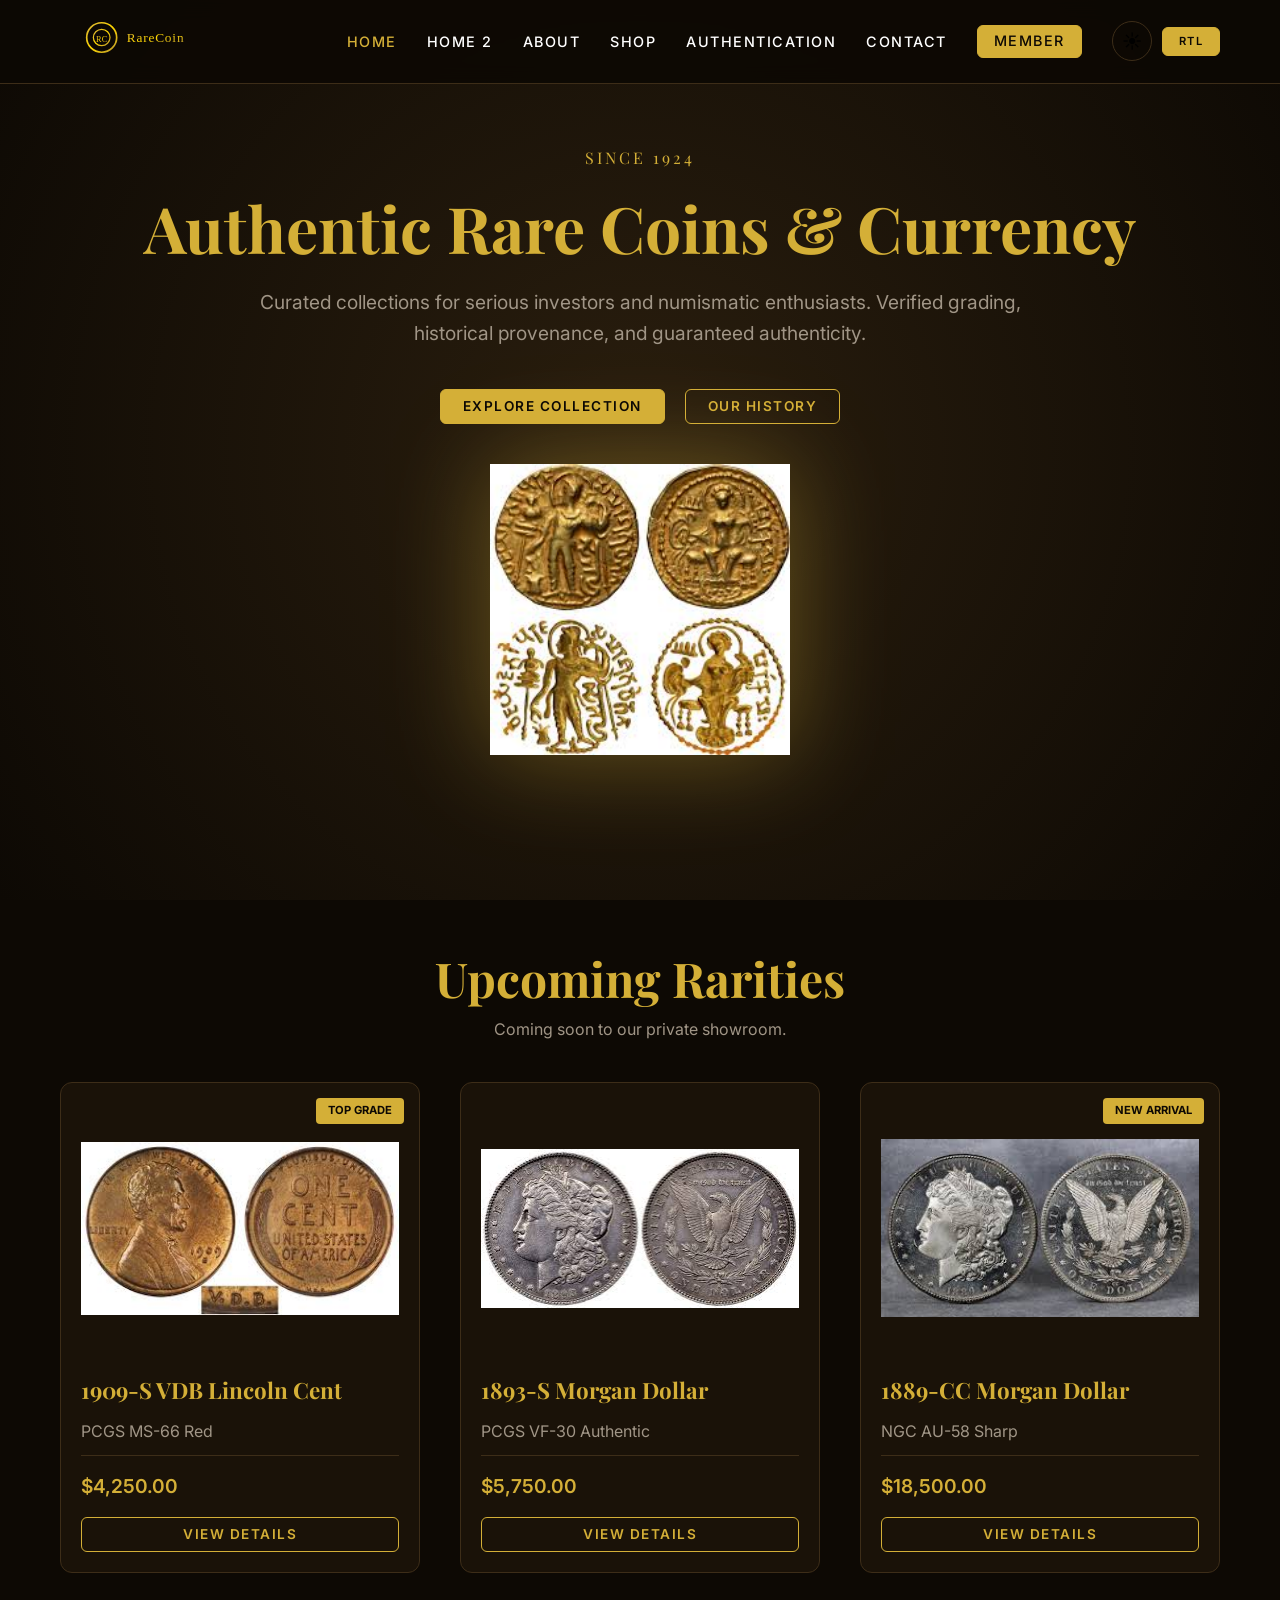
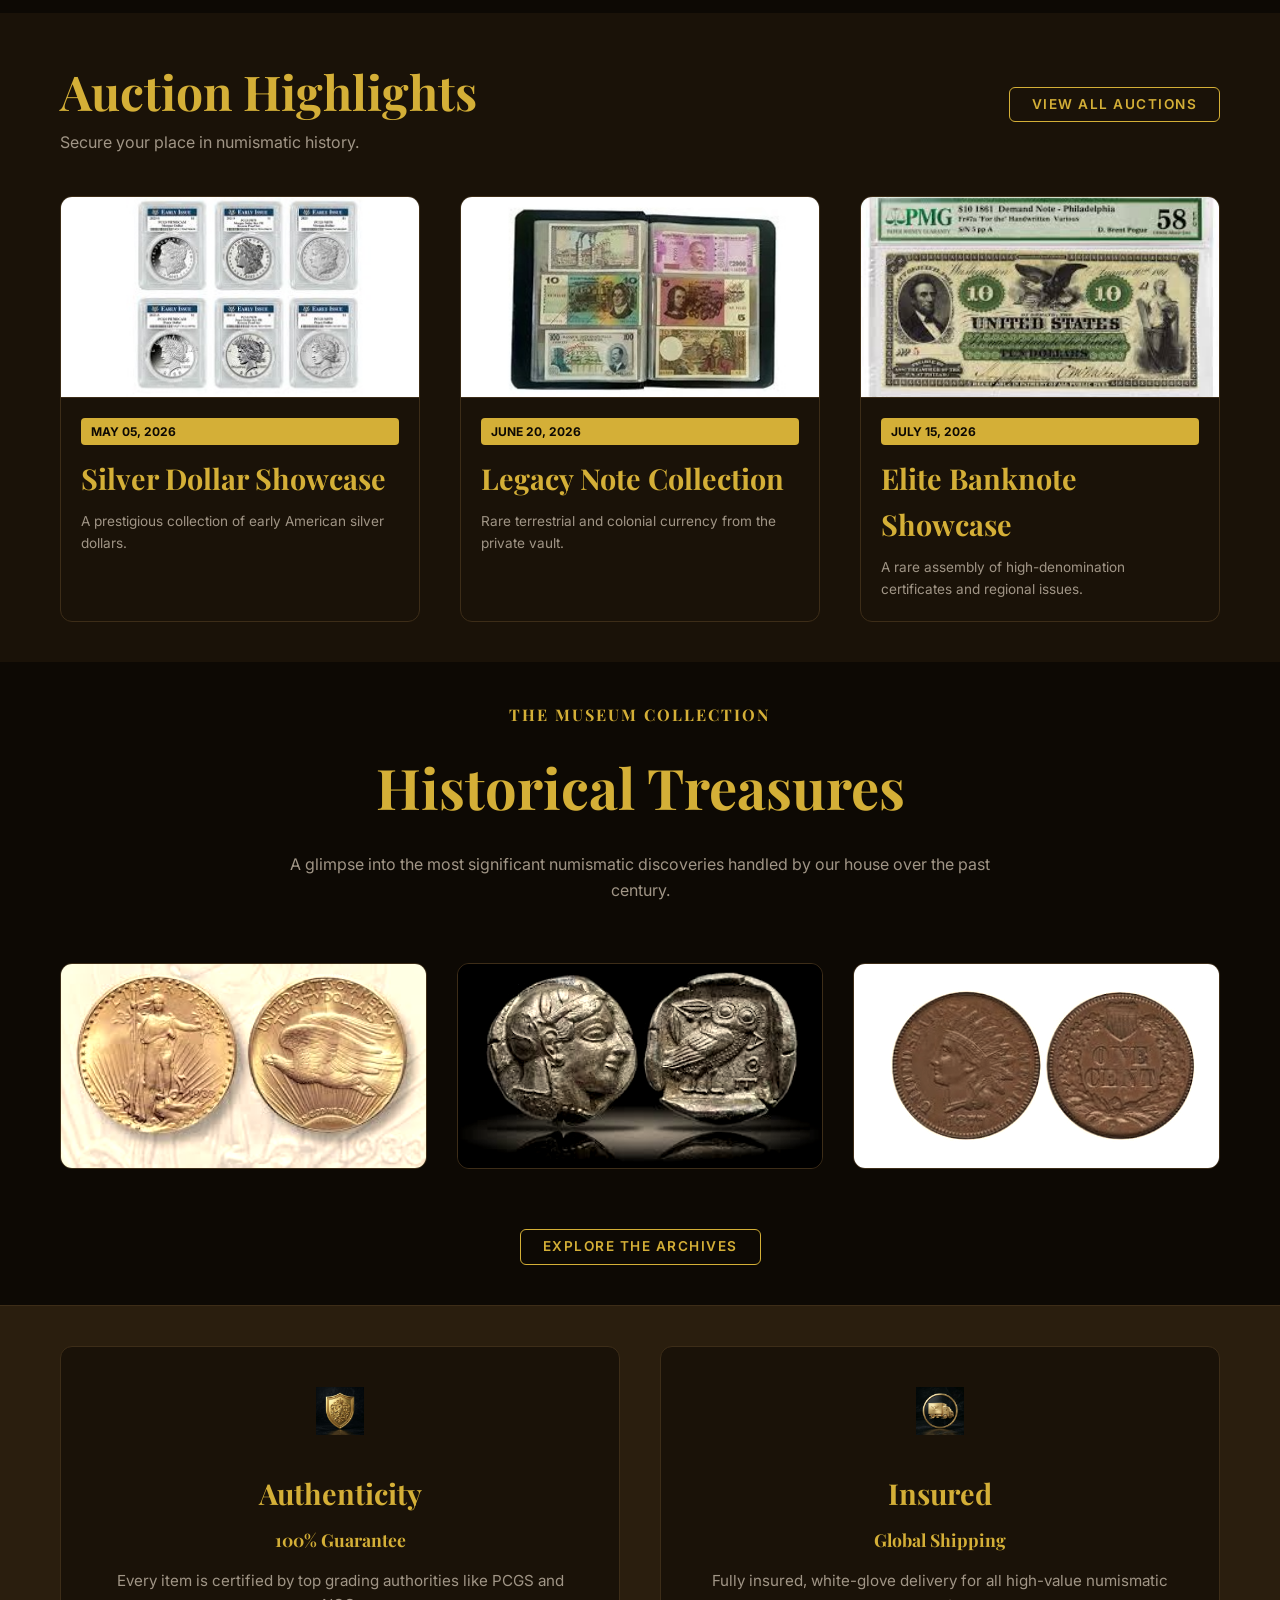
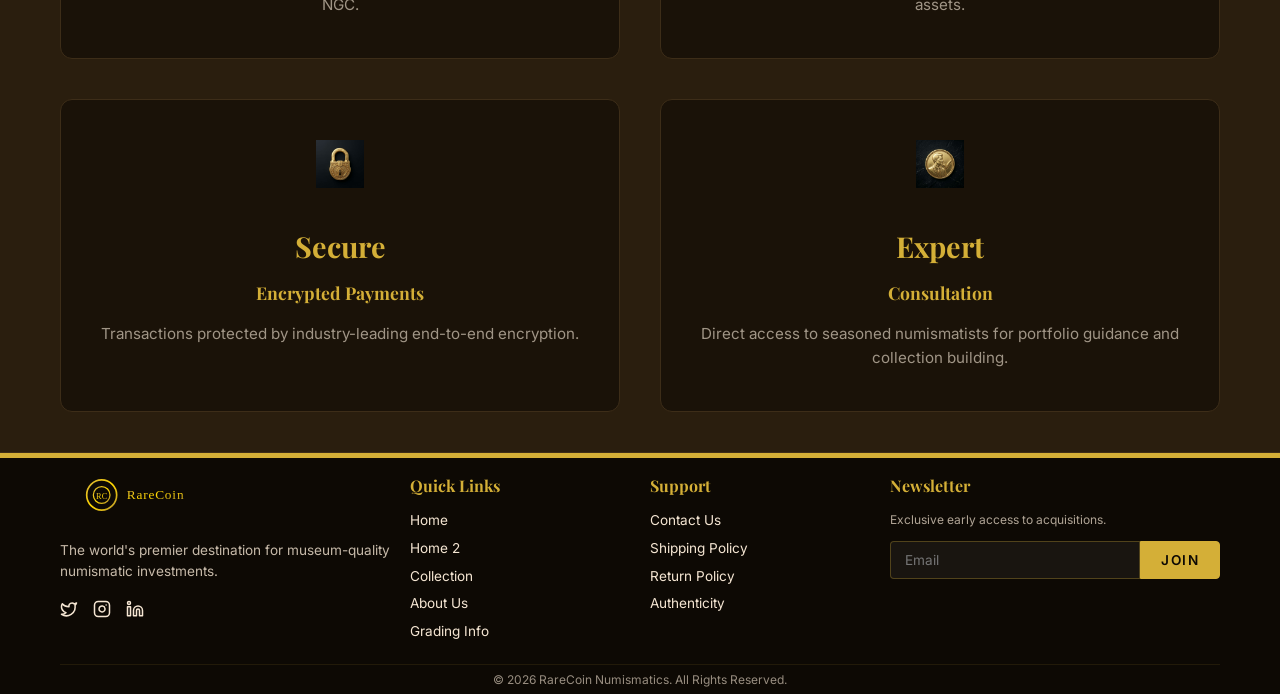
<file: index.html>
<!DOCTYPE html>
<html lang="en" dir="ltr">

<head>
    <meta charset="UTF-8">
    <meta name="viewport" content="width=device-width, initial-scale=1.0">
    <title>RareCoin - Authentic Rare Coins & Currency Dealer</title>
    <link rel="stylesheet" href="css/styles.css">
    <link rel="icon" type="image/svg+xml" href="assets/favicon.svg">
    <link rel="preconnect" href="https://fonts.googleapis.com">
    <link rel="preconnect" href="https://fonts.gstatic.com" crossorigin>
    <link
        href="https://fonts.googleapis.com/css2?family=Crimson+Pro:wght@400;600;700&family=Playfair+Display:ital,wght@0,400;0,700;1,400&family=Inter:wght@400;500;600&display=swap"
        rel="stylesheet">
</head>

<body>
    <header>
        <div class="container flex justify-between align-center">
            <button id="menu-btn" class="hamburger" aria-label="Toggle Menu">
                <span class="hamburger-line"></span>
                <span class="hamburger-line"></span>
                <span class="hamburger-line"></span>
            </button>

            <div class="logo-container">
                <a href="index.html">
                    <img src="assets/logo.svg" alt="RareCoin Logo" width="150">
                </a>
            </div>

            <nav>
                <ul class="nav-links flex align-center">
                    <li><a href="index.html" class="active">Home</a></li>
                    <li><a href="index2.html">Home 2</a></li>
                    <li><a href="about.html">About</a></li>
                    <li><a href="shop.html">Shop</a></li>
                    <li><a href="grading.html">Authentication</a></li>
                    <li><a href="contact.html">Contact</a></li>
                    <li><a href="auth.html" class="btn btn-primary" style="padding: 8px 16px;">Member</a></li>
                    <li class="flex align-center gap-10">
                        <button id="theme-toggle" class="theme-toggle-btn">☀️</button>
                        <button id="rtl-toggle" class="btn btn-primary"
                            style="padding: 8px 16px; font-size: 0.7rem;">RTL</button>
                    </li>
                </ul>
            </nav>
        </div>
    </header>

    <main>
        <!-- Hero Section -->
        <section class="hero section-padding">
            <div class="container flex-column align-center">
                <div class="hero-content fade-in">
                    <h4 class="serif"
                        style="color: var(--primary-color); letter-spacing: 3px; font-weight: 400; margin-bottom: 20px;">
                        SINCE 1924</h4>
                    <h1>Authentic Rare Coins & Currency</h1>
                    <p>Curated collections for serious investors and numismatic enthusiasts. Verified grading,
                        historical provenance, and guaranteed authenticity.</p>
                    <div class="flex gap-20 justify-center">
                        <a href="shop.html" class="btn btn-primary">Explore Collection</a>
                        <a href="about.html" class="btn btn-outline" style="margin-left: 0;">Our History</a>
                    </div>
                </div>
                <!-- Hero image moved or styled as centered if needed, currently stacked by flex-column -->
                <div class="hero-image fade-in" style="animation-delay: 0.2s; width: 100%; margin-top: 40px;">
                    <img src="assets/Rare Gold Coin.jfif" alt="Rare Gold Coin"
                        style="width: 300px; max-width: 80%; height: auto; filter: drop-shadow(0 0 50px rgba(212, 175, 55, 0.4)); margin: 0 auto;">
                </div>
            </div>
        </section>

        <!-- Featured Section -->
        <section class="featured section-padding">
            <div class="container">
                <div class="text-center" style="margin-bottom: 40px;">
                    <h2 class="serif">Upcoming Rarities</h2>
                    <p style="color: var(--text-muted);">Coming soon to our private showroom.</p>
                </div>

                <div class="product-grid grid-1x3">
                    <!-- Featured Product 1 -->
                    <div class="product-card">
                        <span class="product-badge">Top Grade</span>
                        <img src="assets/1909-S VDB Lincoln Cent.jfif" alt="1909-S VDB Lincoln Cent">
                        <div class="product-info">
                            <h3>1909-S VDB Lincoln Cent</h3>
                            <p style="color: var(--text-muted); margin-bottom: 10px;">PCGS MS-66 Red</p>
                            <div class="product-footer">
                                <span class="product-price">$4,250.00</span>
                                <a href="product.html?id=1" class="btn btn-outline">View Details</a>
                            </div>
                        </div>
                    </div>
                    <!-- Featured Product 2 -->
                    <!-- <div class="product-card">
                        <span class="product-badge">Rare</span>
                        <img src="assets/1921 High Relief Peace Dollar.jfif" alt="1921 High Relief Peace Dollar">
                        <div class="product-info">
                            <h3>1921 Peace Dollar</h3>
                            <p style="color: var(--text-muted); margin-bottom: 10px;">NGC MS-64 High Relief</p>
                            <div class="product-footer">
                                <span class="product-price">$2,100.00</span>
                                <a href="product.html?id=2" class="btn btn-outline">View Details</a>
                            </div>
                        </div>
                    </div> -->
                    <!-- Featured Product 3 -->
                    <div class="product-card">
                        <img src="assets/1893-S Morgan Dollar.jfif" alt="1893-S Morgan Silver Dollar">
                        <div class="product-info">
                            <h3>1893-S Morgan Dollar</h3>
                            <p style="color: var(--text-muted); margin-bottom: 10px;">PCGS VF-30 Authentic</p>
                            <div class="product-footer">
                                <span class="product-price">$5,750.00</span>
                                <a href="product.html?id=5" class="btn btn-outline">View Details</a>
                            </div>
                        </div>
                    </div>
                    <!-- Featured Product 4 -->
                    <div class="product-card">
                        <span class="product-badge">New Arrival</span>
                        <img src="assets/1889-CC Morgan Dollar.jfif" alt="1889-CC Morgan Dollar">
                        <div class="product-info">
                            <h3>1889-CC Morgan Dollar</h3>
                            <p style="color: var(--text-muted); margin-bottom: 10px;">NGC AU-58 Sharp</p>
                            <div class="product-footer">
                                <span class="product-price">$18,500.00</span>
                                <a href="product.html?id=3" class="btn btn-outline">View Details</a>
                            </div>
                        </div>
                    </div>
                </div>
            </div>
        </section>

        <!-- Auctions Section -->
        <section class="auctions section-padding" style="background: var(--surface-color);">
            <div class="container">
                <div class="flex justify-between align-center" style="margin-bottom: 40px;">
                    <div>
                        <h2 class="serif">Auction Highlights</h2>
                        <p style="color: var(--text-muted);">Secure your place in numismatic history.</p>
                    </div>
                    <a href="#" class="btn btn-outline">View All Auctions</a>
                </div>

                <div class="auction-grid grid-1x3">
                    <!-- <div class="auction-card">
                        <img src="assets/Spring Gold Rarities.jfif" alt="Spring Gold Rarities" class="auction-image">
                        <div class="auction-content">
                            <span class="auction-date">APRIL 12, 2026</span>
                            <h3 class="serif">Spring Gold Rarities</h3>
                            <p style="color: var(--text-muted); font-size: 0.85rem; margin-top: 10px;">Featuring a
                                complete set of Saint-Gaudens Double Eagles.</p>
                        </div>
                    </div> -->
                    <div class="auction-card">
                        <img src="assets/Silver Dollar Showcase.jfif" alt="Silver Dollar Showcase"
                            class="auction-image">
                        <div class="auction-content">
                            <span class="auction-date">MAY 05, 2026</span>
                            <h3 class="serif">Silver Dollar Showcase</h3>
                            <p style="color: var(--text-muted); font-size: 0.85rem; margin-top: 10px;">A prestigious
                                collection of early American silver dollars.</p>
                        </div>
                    </div>
                    <div class="auction-card">
                        <img src="assets/Legacy Note Collection.jfif" alt="Legacy Note Collection"
                            class="auction-image">
                        <div class="auction-content">
                            <span class="auction-date">JUNE 20, 2026</span>
                            <h3 class="serif">Legacy Note Collection</h3>
                            <p style="color: var(--text-muted); font-size: 0.85rem; margin-top: 10px;">Rare terrestrial
                                and colonial currency from the private vault.</p>
                        </div>
                    </div>
                    <!-- Added 4th Auction Card -->
                    <div class="auction-card">
                        <img src="assets/1861 10 demand Note.jfif" alt="Elite Banknote Showcase" class="auction-image">
                        <div class="auction-content">
                            <span class="auction-date">JULY 15, 2026</span>
                            <h3 class="serif">Elite Banknote Showcase</h3>
                            <p style="color: var(--text-muted); font-size: 0.85rem; margin-top: 10px;">A rare assembly
                                of
                                high-denomination certificates and regional issues.</p>
                        </div>
                    </div>

                </div>
            </div>
        </section>

        <!-- Museum Gallery Section -->
        <section class="gallery section-padding" style="background: var(--bg-color);">
            <div class="container">
                <div class="text-center" style="margin-bottom: 60px;">
                    <h4 class="serif" style="color: var(--primary-color); letter-spacing: 2px; margin-bottom: 15px;">THE
                        MUSEUM COLLECTION</h4>
                    <h2 style="font-size: 3.5rem; margin-bottom: 20px;">Historical Treasures</h2>
                    <p style="color: var(--text-muted); max-width: 700px; margin: 0 auto; line-height: 1.6;">A glimpse
                        into the most significant numismatic discoveries handled by our house over the past century.</p>
                </div>

                <div class="gallery-grid grid-1x3">
                    <!-- Gallery Item 1 -->
                    <div class="gallery-item">
                        <img src="assets/1933 Saint-Gaudens Double Eagle.jfif" alt="1933 Saint-Gaudens Double Eagle">
                        <div class="gallery-overlay">
                            <div class="gallery-content">
                                <h3>1933 St. Gaudens</h3>
                                <p>The world's most valuable coin, a symbol of American numismatic history and rarity.
                                </p>
                            </div>
                        </div>
                    </div>

                    <!-- Gallery Item 2 -->
                    <div class="gallery-item">
                        <img src="assets/Ancient Attic Owl.jfif" alt="Athens Owl Tetradrachm">
                        <div class="gallery-overlay">
                            <div class="gallery-content">
                                <h3>Ancient Attic Owl</h3>
                                <p>Circa 440 BC. A magnificent specimen of classical Athenian silver coinage.</p>
                            </div>
                        </div>
                    </div>

                    <!-- Gallery Item 3 -->
                    <!-- <div class="gallery-item">
                        <img src="assets/1861 10 demand Note.jfif" alt="1861 $10 Demand Note">
                        <div class="gallery-overlay">
                            <div class="gallery-content">
                                <h3>1861 Demand Note</h3>
                                <p>A rare specimen of early American paper currency, featuring Abraham Lincoln.</p>
                            </div>
                        </div>
                    </div> -->
                    <!-- Added 4th Gallery Item -->
                    <div class="gallery-item">
                        <img src="assets/1877 Indian Head Cent.jfif" alt="1877 Indian Head Cent">
                        <div class="gallery-overlay">
                            <div class="gallery-content">
                                <h3>1877 Indian Head</h3>
                                <p>The undisputed key date to the Indian Head Cent series, an iconic American coin.</p>
                            </div>
                        </div>
                    </div>

                </div>

                <div class="text-center" style="margin-top: 60px;">
                    <a href="shop.html" class="btn btn-outline">Explore the Archives</a>
                </div>
            </div>
        </section>

        <!-- Trust Section - Modernized & Responsive -->
        <section class="trust section-padding"
            style="background: var(--surface-light); border-top: 1px solid var(--border-color); border-bottom: 1px solid var(--border-color);">
            <div class="container">
                <div class="trust-grid-container">
                    <!-- Authenticity -->
                    <div class="trust-card">
                        <div class="trust-icon" style="margin-bottom: 25px; color: var(--primary-color);">
                            <img src="assets/icons/trust_auth.png" alt="Authenticity" class="icon-img icon-trust">
                        </div>
                        <h3 class="serif" style="font-size: 1.8rem; margin-bottom: 10px;">Authenticity</h3>
                        <h4 style="color: var(--primary-color); font-size: 1.1rem; margin-bottom: 15px;">100% Guarantee
                        </h4>
                        <p style="color: var(--text-muted); font-size: 0.95rem; line-height: 1.6;">Every item is
                            certified by
                            top grading authorities like PCGS and NGC.</p>
                    </div>

                    <!-- Insured Shipping -->
                    <div class="trust-card">
                        <div class="trust-icon" style="margin-bottom: 25px; color: var(--primary-color);">
                            <img src="assets/icons/trust_shipping.png" alt="Insured Shipping"
                                class="icon-img icon-trust">
                        </div>
                        <h3 class="serif" style="font-size: 1.8rem; margin-bottom: 10px;">Insured</h3>
                        <h4 style="color: var(--primary-color); font-size: 1.1rem; margin-bottom: 15px;">Global Shipping
                        </h4>
                        <p style="color: var(--text-muted); font-size: 0.95rem; line-height: 1.6;">Fully insured,
                            white-glove
                            delivery for all high-value numismatic assets.</p>
                    </div>

                    <!-- Secure Payments -->
                    <div class="trust-card">
                        <div class="trust-icon" style="margin-bottom: 25px; color: var(--primary-color);">
                            <img src="assets/icons/trust_secure.png" alt="Secure Payments" class="icon-img icon-trust">
                        </div>
                        <h3 class="serif" style="font-size: 1.8rem; margin-bottom: 10px;">Secure</h3>
                        <h4 style="color: var(--primary-color); font-size: 1.1rem; margin-bottom: 15px;">Encrypted
                            Payments</h4>
                        <p style="color: var(--text-muted); font-size: 0.95rem; line-height: 1.6;">Transactions
                            protected by
                            industry-leading end-to-end encryption.</p>
                    </div>

                    <!-- Expert Consultation -->
                    <div class="trust-card">
                        <div class="trust-icon" style="margin-bottom: 25px; color: var(--primary-color);">
                            <img src="assets/icons/trust_expert.png" alt="Expert Consultation"
                                class="icon-img icon-trust">
                        </div>
                        <h3 class="serif" style="font-size: 1.8rem; margin-bottom: 10px;">Expert</h3>
                        <h4 style="color: var(--primary-color); font-size: 1.1rem; margin-bottom: 15px;">Consultation
                        </h4>
                        <p style="color: var(--text-muted); font-size: 0.95rem; line-height: 1.6;">Direct access to
                            seasoned
                            numismatists for portfolio guidance and collection building.</p>
                    </div>
                </div>
            </div>
        </section>
    </main>

    <footer>
        <div class="container">
            <div class="footer-grid">
                <div class="footer-info">
                    <img src="assets/logo.svg" alt="RareCoin Logo" width="120" style="margin-bottom: 15px;">
                    <p style="color: #f5e6d3; font-size: 0.85rem; opacity: 0.8; line-height: 1.5;">The world's premier
                        destination for museum-quality numismatic investments.</p>
                    <div class="social-links">
                        <a href="#" title="Twitter"><svg width="18" height="18" viewBox="0 0 24 24" fill="none"
                                stroke="currentColor" stroke-width="2" stroke-linecap="round" stroke-linejoin="round">
                                <path
                                    d="M22 4s-.7 2.1-2 3.4c1.6 10-9.4 17.3-18 11.6 2.2.1 4.4-.6 6-2C3 15.5.5 9.6 3 5c2.2 2.6 5.6 4.1 9 4-.9-4.2 4-6.6 7-3.8 1.1 0 3-1.2 3-1.2z" />
                            </svg></a>
                        <a href="#" title="Instagram"><svg width="18" height="18" viewBox="0 0 24 24" fill="none"
                                stroke="currentColor" stroke-width="2" stroke-linecap="round" stroke-linejoin="round">
                                <rect x="2" y="2" width="20" height="20" rx="5" ry="5" />
                                <path d="M16 11.37A4 4 0 1 1 12.63 8 4 4 0 0 1 16 11.37z" />
                                <line x1="17.5" y1="6.5" x2="17.51" y2="6.5" />
                            </svg></a>
                        <a href="#" title="LinkedIn"><svg width="18" height="18" viewBox="0 0 24 24" fill="none"
                                stroke="currentColor" stroke-width="2" stroke-linecap="round" stroke-linejoin="round">
                                <path
                                    d="M16 8a6 6 0 0 1 6 6v7h-4v-7a2 2 0 0 0-2-2 2 2 0 0 0-2 2v7h-4v-7a6 6 0 0 1 6-6z" />
                                <rect x="2" y="9" width="4" height="12" />
                                <circle cx="4" cy="4" r="2" />
                            </svg></a>
                    </div>
                </div>
                <div class="footer-links">
                    <h4>Quick Links</h4>
                    <ul>
                        <li><a href="index.html">Home</a></li>
                        <li><a href="index2.html">Home 2 </a></li>
                        <li><a href="shop.html">Collection</a></li>
                        <li><a href="about.html">About Us</a></li>
                        <li><a href="grading.html">Grading Info</a></li>
                    </ul>
                </div>
                <div class="footer-links">
                    <h4>Support</h4>
                    <ul>
                        <li><a href="contact.html">Contact Us</a></li>
                        <li><a href="policies.html">Shipping Policy</a></li>
                        <li><a href="policies.html">Return Policy</a></li>
                        <li><a href="policies.html">Authenticity</a></li>
                    </ul>
                </div>
                <div class="footer-links">
                    <h4>Newsletter</h4>
                    <p style="color: #f5e6d3; font-size: 0.75rem; opacity: 0.7; margin-bottom: 12px;">Exclusive early
                        access to acquisitions.</p>
                    <div class="flex">
                        <input type="email" placeholder="Email" class="footer-input">
                        <button class="btn btn-primary footer-btn">Join</button>
                    </div>
                </div>
            </div>
            <div class="footer-bottom text-center">
                <p>&copy; 2026 RareCoin Numismatics. All Rights Reserved.</p>
            </div>
        </div>
    </footer>

    <button id="back-to-top" title="Back to Top">
        <svg width="24" height="24" viewBox="0 0 24 24" fill="none" stroke="currentColor" stroke-width="2"
            stroke-linecap="round" stroke-linejoin="round">
            <path d="M18 15l-6-6-6 6" />
        </svg>
    </button>

    <script src="js/products.js"></script>
    <script src="js/main.js"></script>
</body>

</html>
</file>
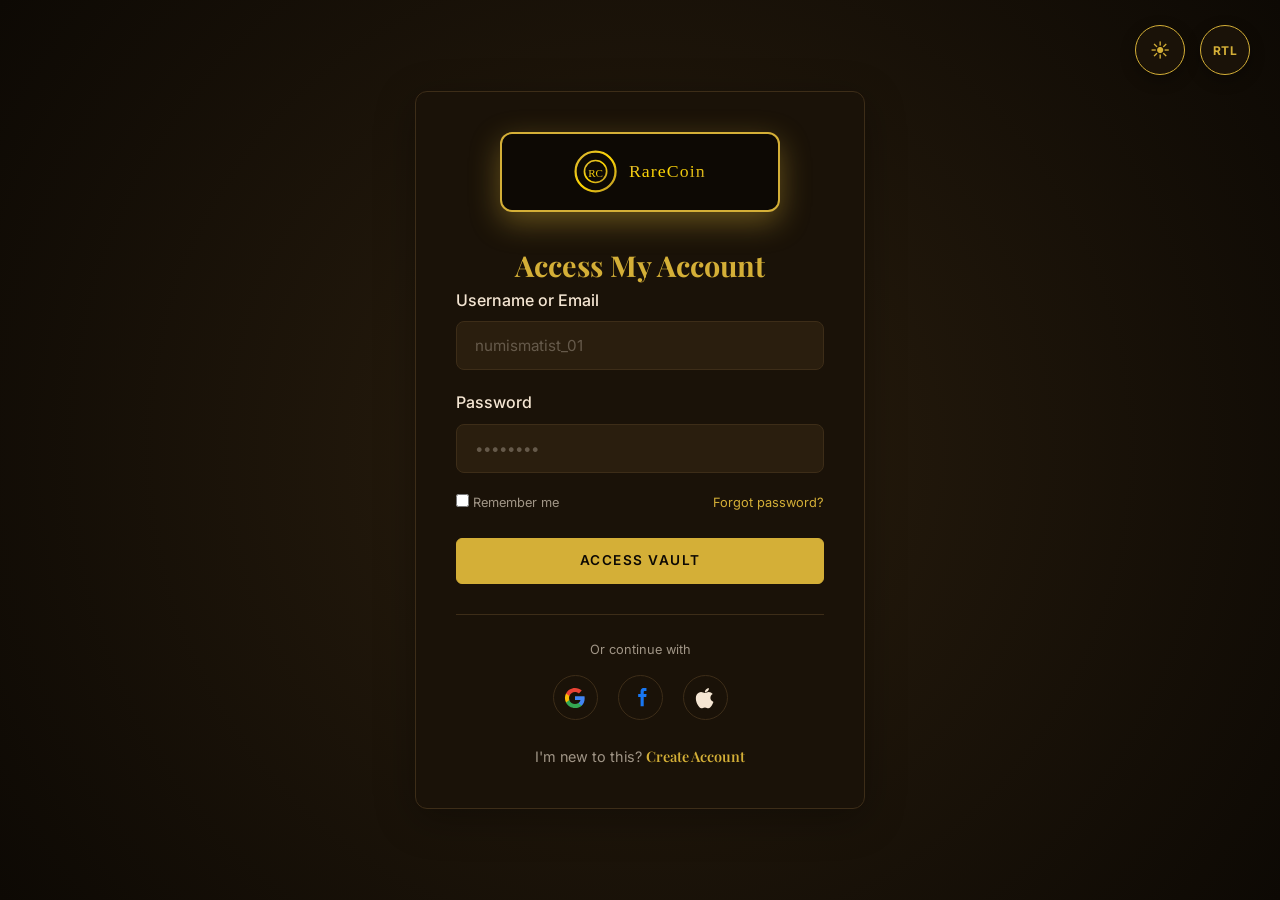
<file: auth.html>
<html lang="en" dir="rtl">

<head>
    <meta charset="UTF-8">
    <meta name="viewport" content="width=device-width, initial-scale=1.0">
    <title>Member Access | RareCoin</title>
    <link rel="stylesheet" href="css/styles.css">
    <link rel="icon" type="image/svg+xml" href="assets/favicon.svg">
    <link rel="preconnect" href="https://fonts.googleapis.com">
    <link rel="preconnect" href="https://fonts.gstatic.com" crossorigin>
    <link
        href="https://fonts.googleapis.com/css2?family=Crimson+Pro:wght@400;600;700&family=Playfair+Display:ital,wght@0,400;0,700;1,400&family=Inter:wght@400;500;600&display=swap"
        rel="stylesheet">
</head>

<body class="auth-page-body">

    <main
        style="padding: 60px 0; min-height: 100vh; display: flex; flex-direction: column; align-items: center; justify-content: center;">


        <div class="auth-container">
            <div class="auth-logo">
                <a href="index.html">
                    <img src="assets/logo.svg" alt="RareCoin Logo">
                </a>
            </div>

            <!-- Login Form -->
            <div id="login-form" class="auth-form active">
                <form>
                    <div class="about-stats flex justify-center">
                        <h3>
                            Access My Account
                        </h3>
                    </div>
                    <div class="form-group">
                        <label>Username or Email</label>
                        <input type="text" class="form-control" placeholder="numismatist_01">
                    </div>
                    <div class="form-group">
                        <label>Password</label>
                        <input type="password" class="form-control" placeholder="••••••••">
                    </div>
                    <div class="flex justify-between align-center auth-options" style="margin-bottom: 25px;">
                        <label style="font-size: 0.8rem; color: var(--text-muted); cursor: pointer;"><input
                                type="checkbox"> Remember me</label>
                        <a href="#" style="font-size: 0.8rem; color: var(--primary-color);">Forgot password?</a>
                    </div>
                    <button type="button" class="btn btn-primary" style="width: 100%; padding: 15px;">Access
                        Vault</button>
                    <div class="social-auth">
                        <p>Or continue with</p>
                        <div class="social-icons">
                            <a href="#" class="social-icon" title="Google">
                                <svg viewBox="0 0 24 24" xmlns="http://www.w3.org/2000/svg">
                                    <path
                                        d="M22.56 12.25c0-.78-.07-1.53-.2-2.25H12v4.26h5.92c-.26 1.37-1.04 2.53-2.21 3.31v2.77h3.57c2.08-1.92 3.28-4.74 3.28-8.09z"
                                        fill="#4285F4" />
                                    <path
                                        d="M12 23c2.97 0 5.46-.98 7.28-2.66l-3.57-2.77c-1.02.68-2.33 1.09-3.71 1.09-2.86 0-5.29-1.93-6.16-4.53H2.18v2.84C3.99 20.53 7.7 23 12 23z"
                                        fill="#34A853" />
                                    <path
                                        d="M5.84 14.09c-.22-.66-.35-1.36-.35-2.09s.13-1.43.35-2.09V7.07H2.18C1.43 8.55 1 10.22 1 12s.43 3.45 1.18 4.93l3.66-2.84z"
                                        fill="#FBBC05" />
                                    <path
                                        d="M12 5.38c1.62 0 3.06.56 4.21 1.64l3.15-3.15C17.45 2.09 14.97 1 12 1 7.7 1 3.99 3.47 2.18 7.07l3.66 2.84c.87-2.6 3.3-4.53 6.16-4.53z"
                                        fill="#EA4335" />
                                </svg>
                            </a>
                            <a href="#" class="social-icon" title="Facebook">
                                <svg viewBox="0 0 24 24">
                                    <path
                                        d="M19.14 7.5H16.06V5.38C16.06 4.6 16.6 4.41 17.08 4.41H19.03V1L16.34 1C13.35 1 12.64 3.23 12.64 5.13V7.5H10V10.91H12.64V21H16.06V10.91H18.82L19.14 7.5Z"
                                        fill="#1877F2" />
                                </svg>
                            </a>
                            <a href="#" class="social-icon" title="Apple">
                                <svg xmlns="http://www.w3.org/2000/svg" viewBox="0 0 24 24" fill="currentColor">
                                    <path
                                        d="M16.365 1.43c0 1.14-.465 2.19-1.24 2.96-.82.8-2.05 1.42-3.22 1.33-.15-1.1.43-2.2 1.19-2.98.8-.8 2.15-1.4 3.27-1.31zM21 17.02c-.52 1.2-.77 1.73-1.44 2.82-.93 1.5-2.24 3.36-3.86 3.38-1.44.02-1.81-.94-3.77-.93-1.96.01-2.37.95-3.8.94-1.62-.02-2.86-1.7-3.8-3.2-2.62-4.24-2.9-9.2-1.28-11.74 1.15-1.78 2.96-2.82 4.65-2.82 1.73 0 2.82.95 4.26.95 1.4 0 2.25-.96 4.25-.96 1.5 0 3.08.82 4.23 2.24-3.72 2.04-3.11 7.3.56 8.32z" />
                                </svg>
                            </a>
                        </div>
                    </div>
                    <p style="margin-top: 25px; font-size: 0.9rem; color: var(--text-muted); text-align: center;">I'm
                        new to this? <a href="#" class="auth-toggle-btn" data-target="signup-form"
                            style="font-size: 0.9rem;">Create Account</a>
                    </p>
                </form>
            </div>

            <!-- Signup Form -->
            <div id="signup-form" class="auth-form">
                <form>
                    <div class="about-stats flex justify-center">
                        <h3>Create Account</h3>
                    </div>
                    <div class="form-group">
                        <label>Full Name</label>
                        <input type="text" class="form-control" placeholder="Jane Doe">
                    </div>
                    <div class="form-group">
                        <label>Email Address</label>
                        <input type="email" class="form-control" placeholder="jane@example.com">
                    </div>
                    <div class="form-group">
                        <label>Password</label>
                        <input type="password" class="form-control" placeholder="••••••••">
                    </div>
                    <div class="form-group">
                        <label>Confirm Password</label>
                        <input type="password" class="form-control" placeholder="••••••••">
                    </div>
                    <button type="button" class="btn btn-primary" style="width: 100%; padding: 15px;">Create
                        Account</button>
                    <div class="social-auth">
                        <p>Or join with</p>
                        <div class="social-icons">
                            <a href="#" class="social-icon" title="Google">
                                <svg viewBox="0 0 24 24" xmlns="http://www.w3.org/2000/svg">
                                    <path
                                        d="M22.56 12.25c0-.78-.07-1.53-.2-2.25H12v4.26h5.92c-.26 1.37-1.04 2.53-2.21 3.31v2.77h3.57c2.08-1.92 3.28-4.74 3.28-8.09z"
                                        fill="#4285F4" />
                                    <path
                                        d="M12 23c2.97 0 5.46-.98 7.28-2.66l-3.57-2.77c-1.02.68-2.33 1.09-3.71 1.09-2.86 0-5.29-1.93-6.16-4.53H2.18v2.84C3.99 20.53 7.7 23 12 23z"
                                        fill="#34A853" />
                                    <path
                                        d="M5.84 14.09c-.22-.66-.35-1.36-.35-2.09s.13-1.43.35-2.09V7.07H2.18C1.43 8.55 1 10.22 1 12s.43 3.45 1.18 4.93l3.66-2.84z"
                                        fill="#FBBC05" />
                                    <path
                                        d="M12 5.38c1.62 0 3.06.56 4.21 1.64l3.15-3.15C17.45 2.09 14.97 1 12 1 7.7 1 3.99 3.47 2.18 7.07l3.66 2.84c.87-2.6 3.3-4.53 6.16-4.53z"
                                        fill="#EA4335" />
                                </svg>
                            </a>
                            <a href="#" class="social-icon" title="Facebook">
                                <svg viewBox="0 0 24 24">
                                    <path
                                        d="M19.14 7.5H16.06V5.38C16.06 4.6 16.6 4.41 17.08 4.41H19.03V1L16.34 1C13.35 1 12.64 3.23 12.64 5.13V7.5H10V10.91H12.64V21H16.06V10.91H18.82L19.14 7.5Z"
                                        fill="#1877F2" />
                                </svg>
                            </a>
                            <a href="#" class="social-icon" title="Apple">
                                <svg xmlns="http://www.w3.org/2000/svg" viewBox="0 0 24 24" fill="currentColor">
                                    <path
                                        d="M16.365 1.43c0 1.14-.465 2.19-1.24 2.96-.82.8-2.05 1.42-3.22 1.33-.15-1.1.43-2.2 1.19-2.98.8-.8 2.15-1.4 3.27-1.31zM21 17.02c-.52 1.2-.77 1.73-1.44 2.82-.93 1.5-2.24 3.36-3.86 3.38-1.44.02-1.81-.94-3.77-.93-1.96.01-2.37.95-3.8.94-1.62-.02-2.86-1.7-3.8-3.2-2.62-4.24-2.9-9.2-1.28-11.74 1.15-1.78 2.96-2.82 4.65-2.82 1.73 0 2.82.95 4.26.95 1.4 0 2.25-.96 4.25-.96 1.5 0 3.08.82 4.23 2.24-3.72 2.04-3.11 7.3.56 8.32z" />
                                </svg>
                            </a>
                        </div>
                    </div>
                    <p style="margin-top: 25px; font-size: 0.9rem; color: var(--text-muted); text-align: center;">
                        Already have an account? <a href="#" class="auth-toggle-btn" data-target="login-form"
                            style="font-size: 0.9rem;">Login</a>
                    </p>
                </form>
                <p style="margin-top: 20px; font-size: 0.8rem; color: var(--text-muted); text-align: center;">By
                    joining, you agree to our <a href="policies.html" style="color: var(--primary-color);">Terms of
                        Service</a>.</p>
            </div>
        </div>
    </main>

    <div class="floating-controls">
        <button id="theme-toggle" class="control-btn" title="Toggle Theme">☀️</button>
        <button id="rtl-toggle" class="control-btn" title="Toggle RTL">RTL</button>
    </div>

    <script src="js/main.js"></script>
</body>

</html>
</file>
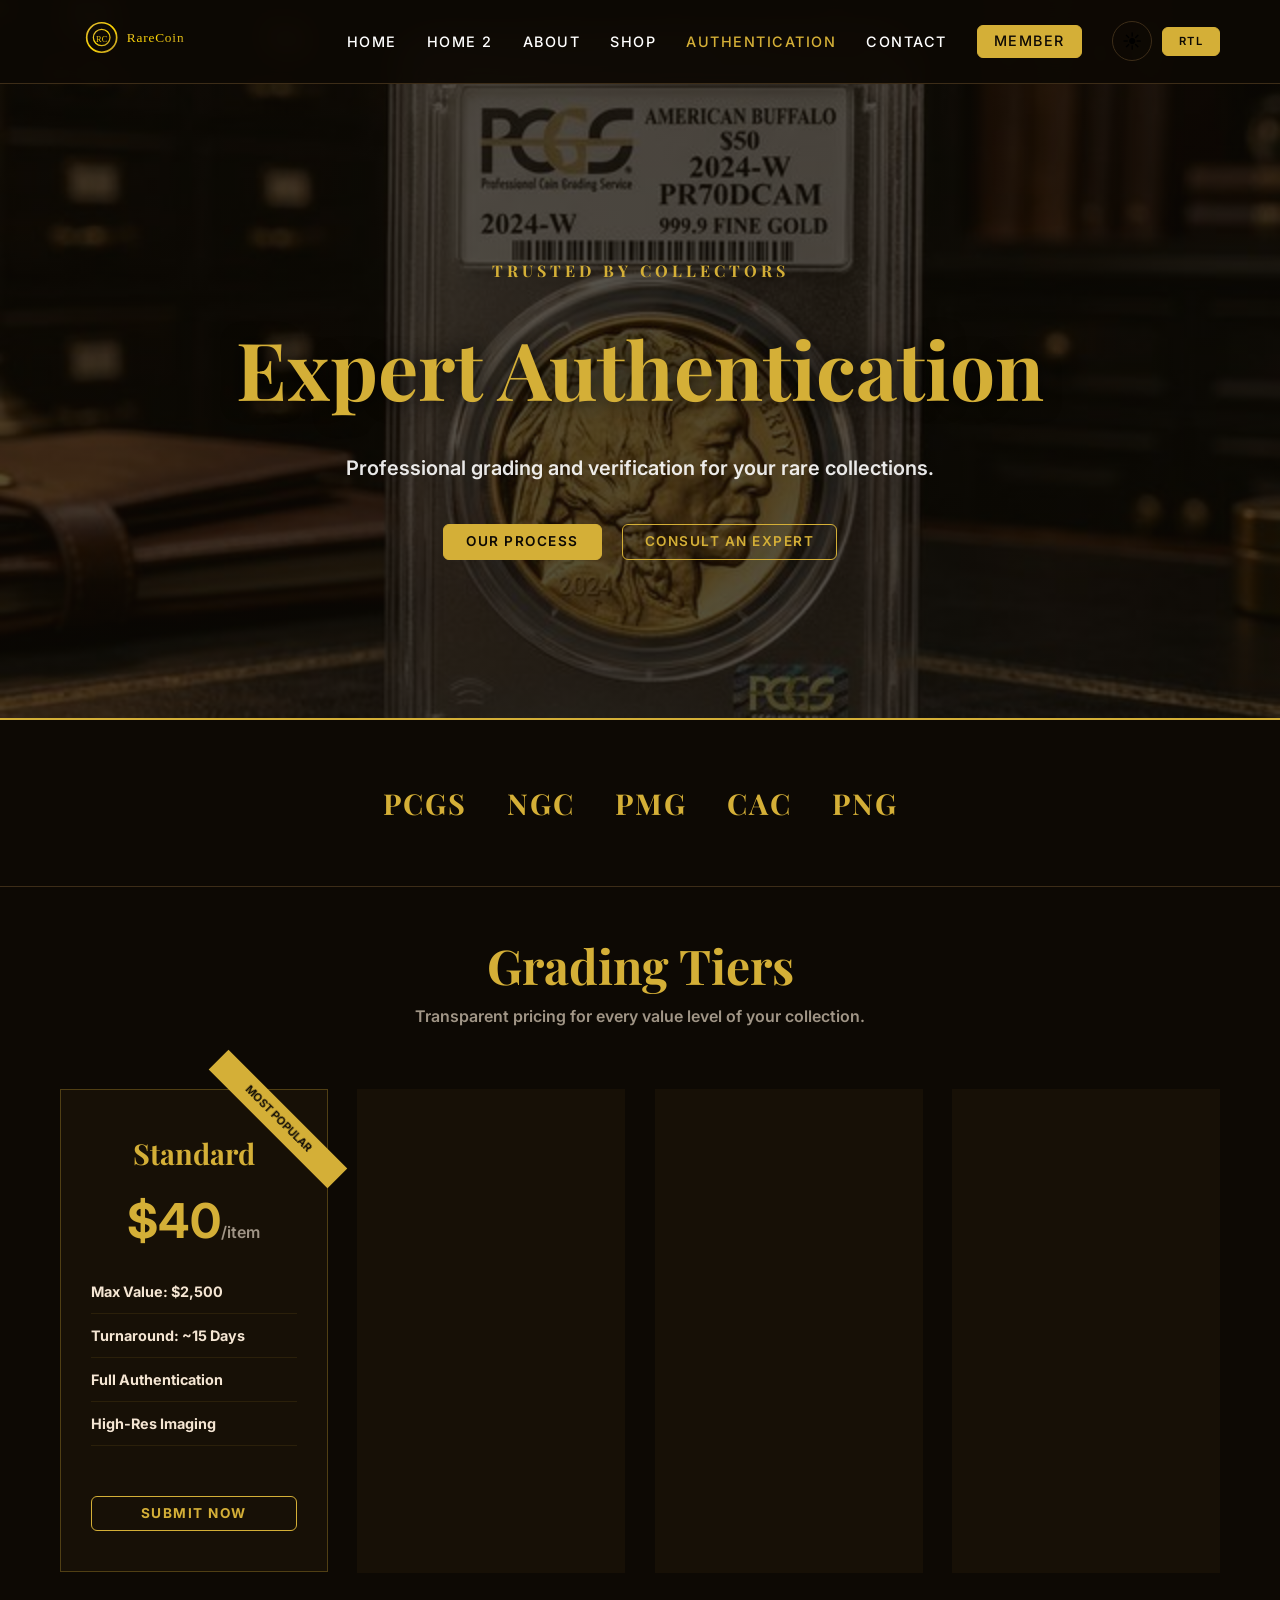
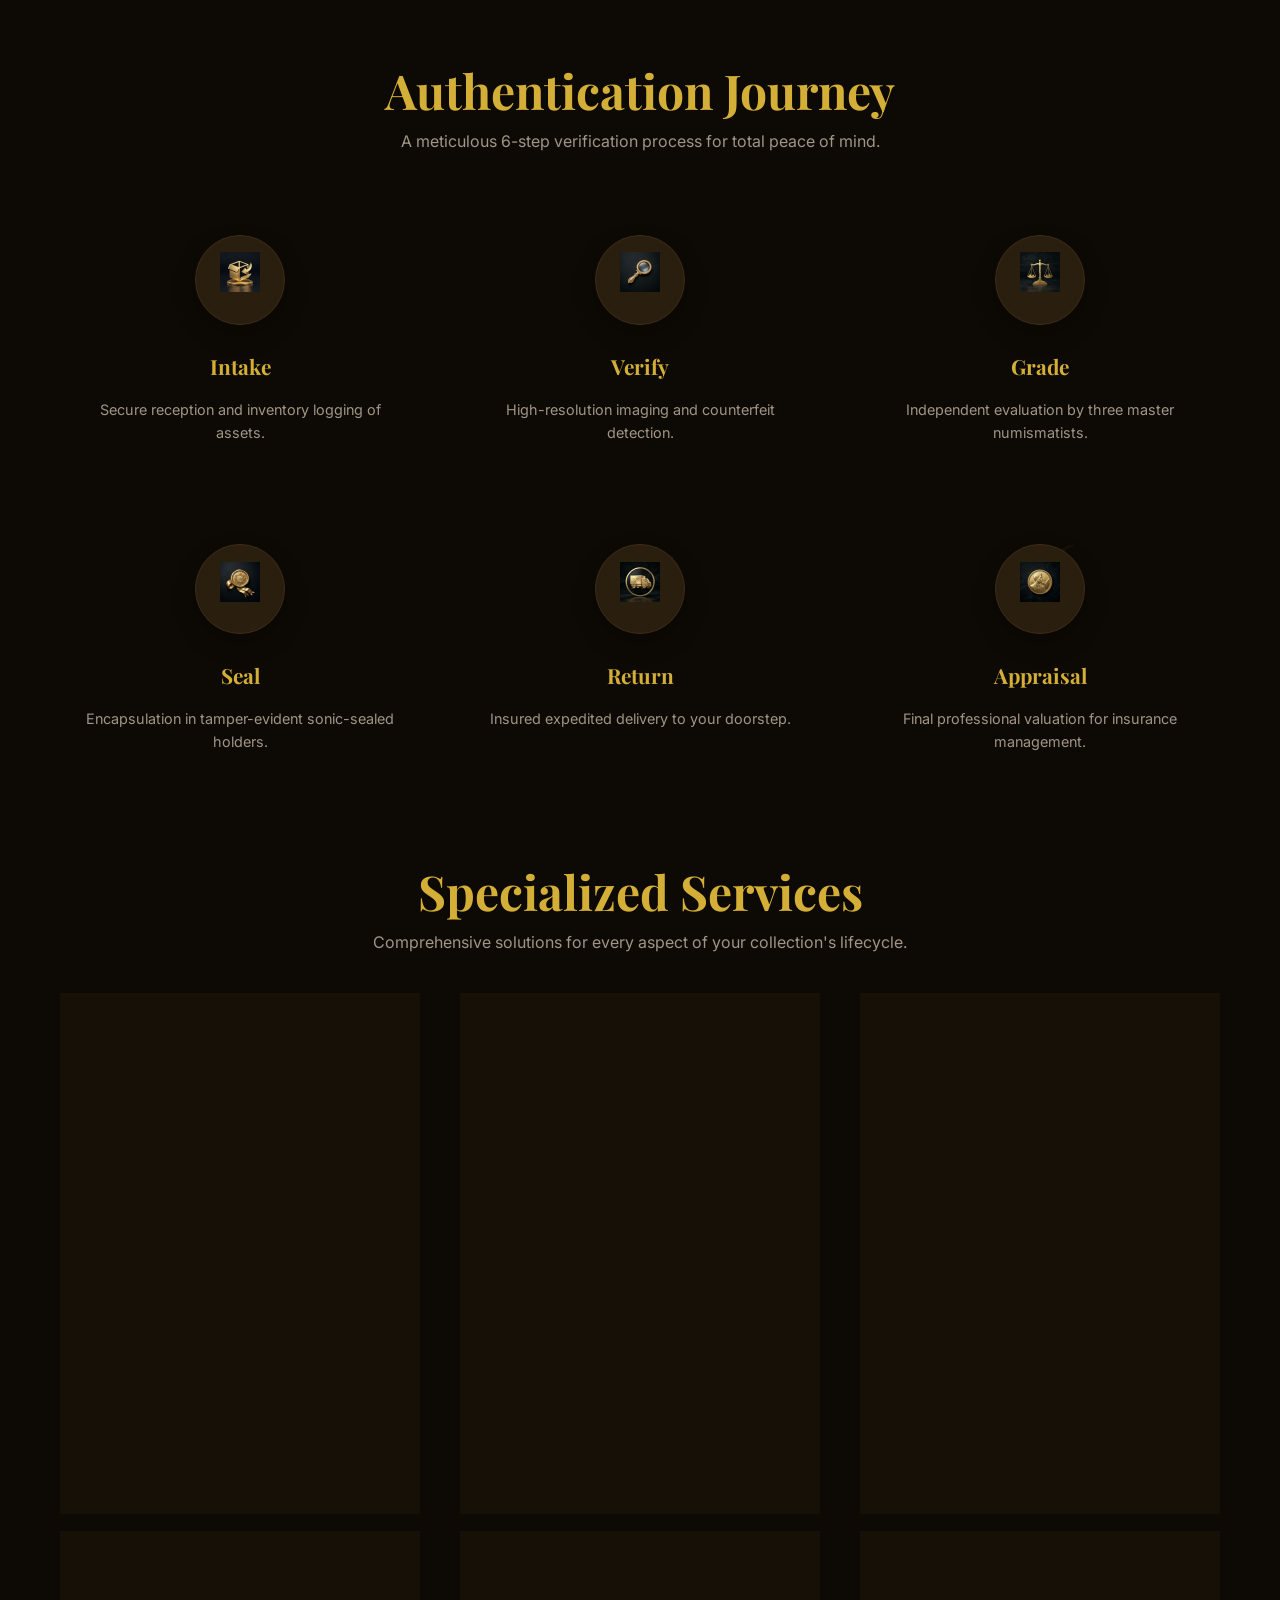
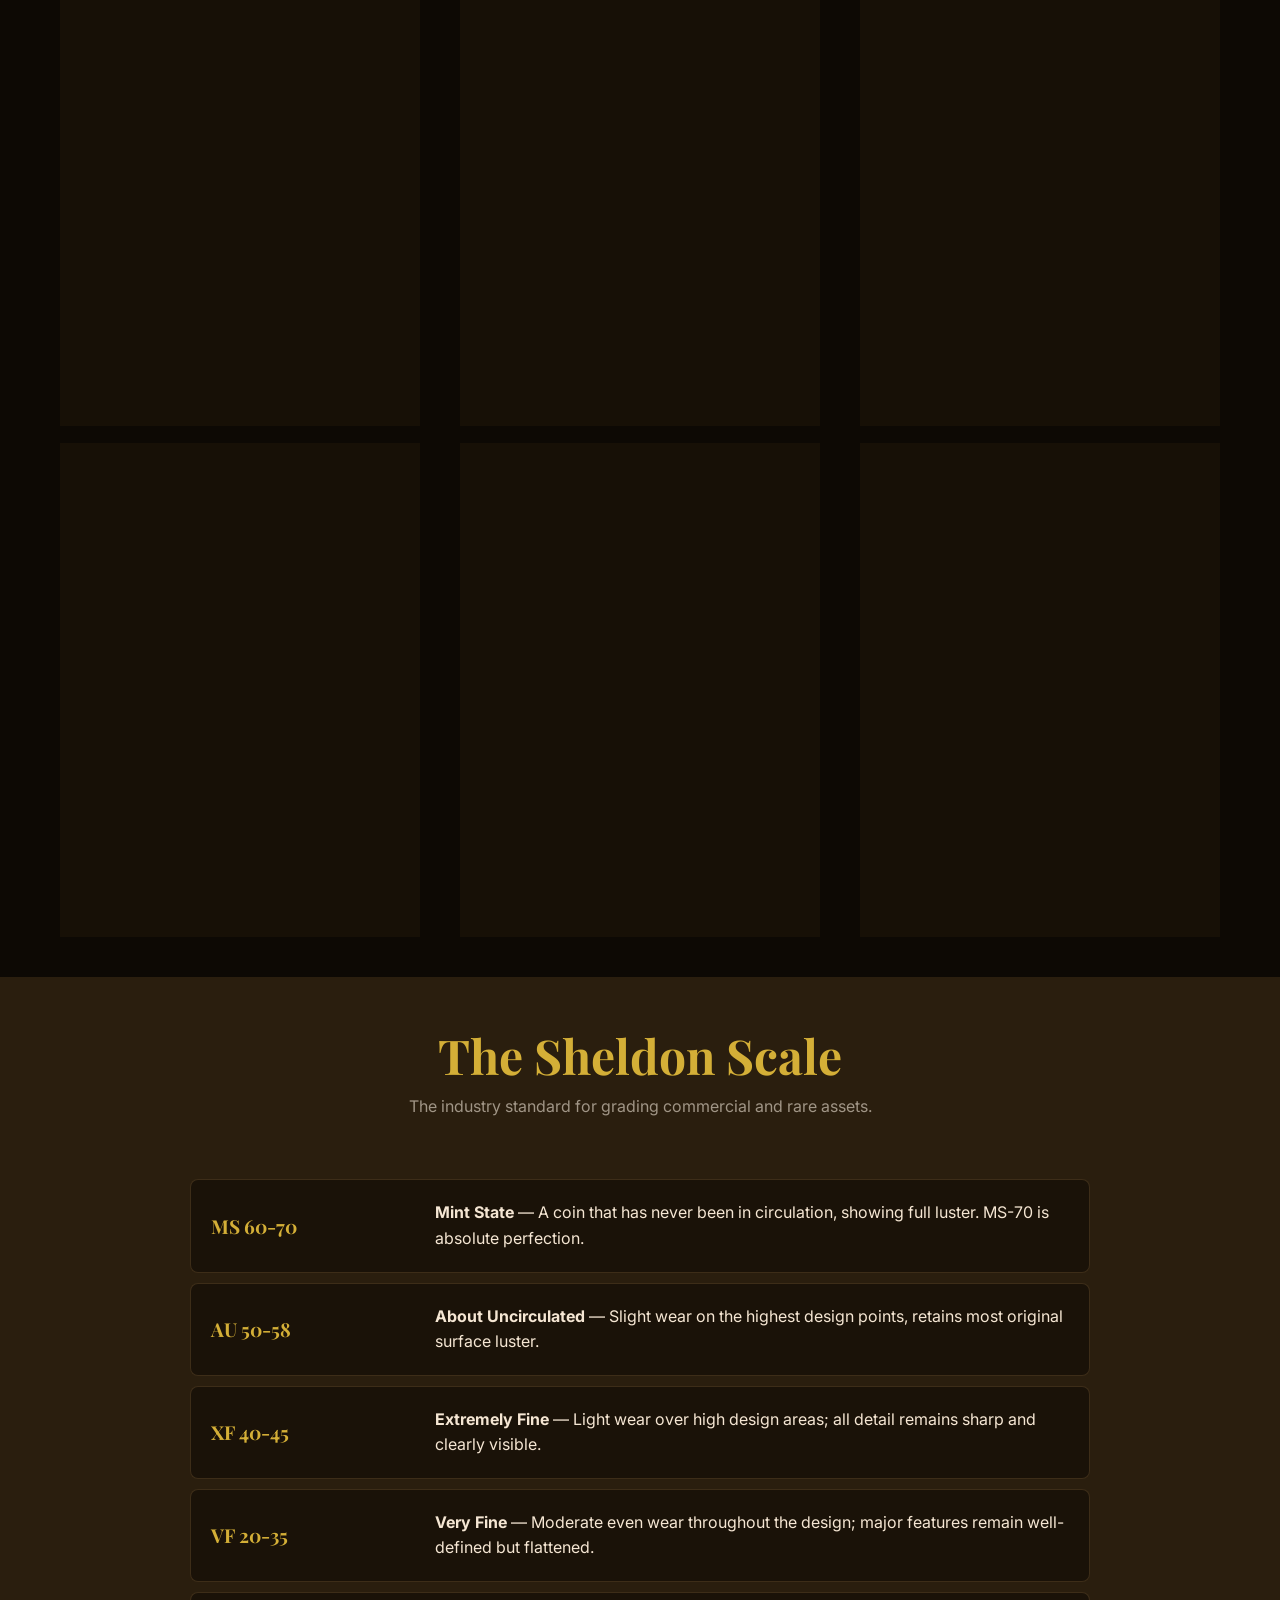
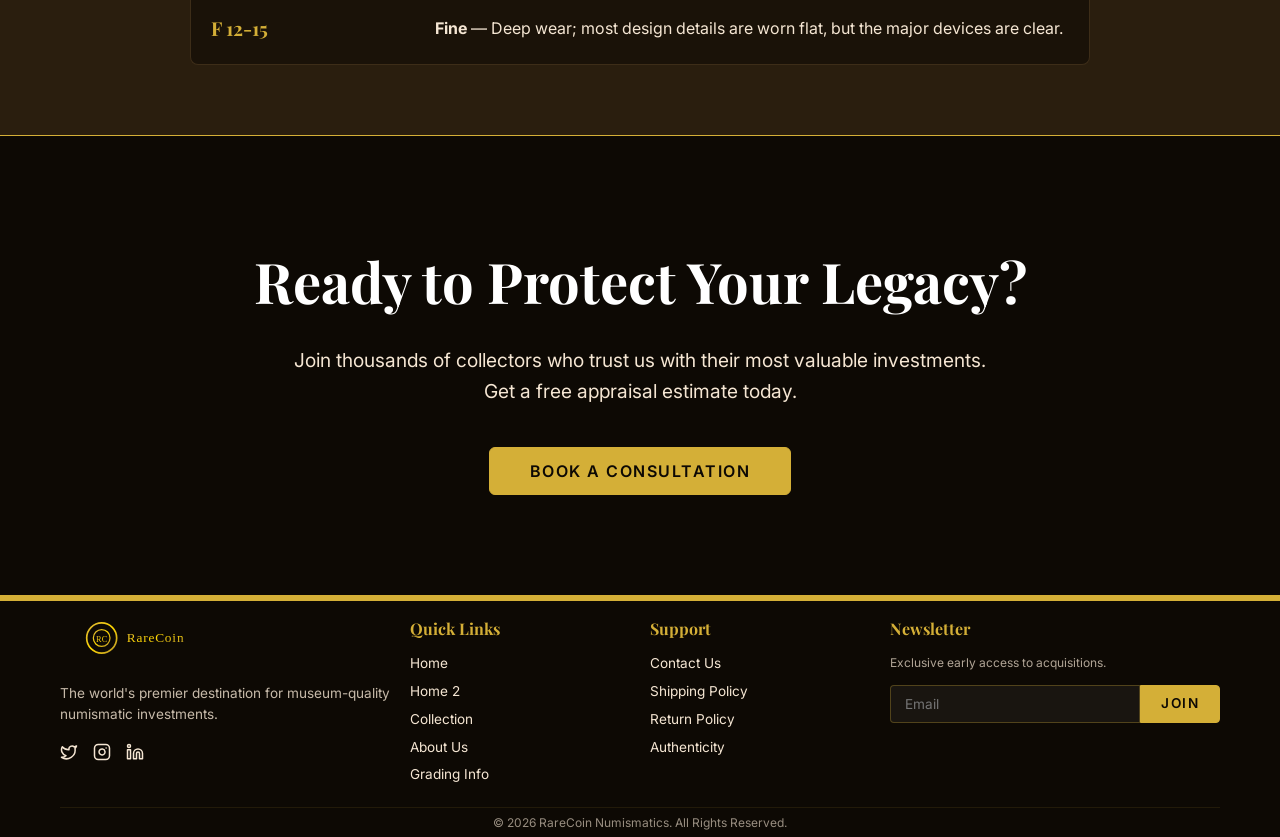
<file: grading.html>
<!DOCTYPE html>
<html lang="en" dir="ltr">

<head>
    <meta charset="UTF-8">
    <meta name="viewport" content="width=device-width, initial-scale=1.0">
    <title>Grading & Authentication | RareCoin</title>
    <link rel="stylesheet" href="css/styles.css">
    <link rel="icon" type="image/svg+xml" href="assets/favicon.svg">
    <link rel="preconnect" href="https://fonts.googleapis.com">
    <link rel="preconnect" href="https://fonts.gstatic.com" crossorigin>
    <link
        href="https://fonts.googleapis.com/css2?family=Crimson+Pro:wght@400;600;700&family=Playfair+Display:ital,wght@0,400;0,700;1,400&family=Inter:wght@400;500;600&display=swap"
        rel="stylesheet">
</head>

<body>
    <header>
        <div class="container flex justify-between align-center">
            <button id="menu-btn" class="hamburger" aria-label="Toggle Menu">
                <span class="hamburger-line"></span>
                <span class="hamburger-line"></span>
                <span class="hamburger-line"></span>
            </button>
            <div class="logo-container">
                <a href="index.html">
                    <img src="assets/logo.svg" alt="RareCoin Logo" width="150">
                </a>
            </div>

            <nav>
                <ul class="nav-links flex align-center">
                    <li><a href="index.html">Home</a></li>
                    <li><a href="index2.html">Home 2</a></li>
                    <li><a href="about.html">About</a></li>
                    <li><a href="shop.html">Shop</a></li>
                    <li><a href="grading.html" class="active">Authentication</a></li>
                    <li><a href="contact.html">Contact</a></li>
                    <li><a href="auth.html" class="btn btn-primary" style="padding: 8px 16px;">Member</a></li>
                    <li class="flex align-center gap-10">
                        <button id="theme-toggle" class="theme-toggle-btn">☀️</button>
                        <button id="rtl-toggle" class="btn btn-primary"
                            style="padding: 8px 16px; font-size: 0.7rem;">RTL</button>
                    </li>
                </ul>
            </nav>
        </div>
    </header>

    <main>
        <section class="grading-hero">
            <div class="grading-hero-content">
                <h4 class="serif" style="color: var(--primary-color); letter-spacing: 4px; margin-bottom: 20px;">
                    TRUSTED BY COLLECTORS</h4>
                <h1 class="serif">Expert Authentication</h1>
                <p>Professional grading and verification for your rare collections.</p>
                <div class="flex gap-20 justify-center">
                    <a href="#process" class="btn btn-primary">Our Process</a>
                    <a href="contact.html" class="btn btn-outline">Consult an Expert</a>
                </div>
            </div>
        </section>

        <section class="section-padding"
            style="background: var(--bg-color); border-bottom: 1px solid var(--border-color);">
            <div class="container">
                <div class="trust-badges">
                    <div class="badge-item">PCGS</div>
                    <div class="badge-item">NGC</div>
                    <div class="badge-item">PMG</div>
                    <div class="badge-item">CAC</div>
                    <div class="badge-item">PNG</div>
                </div>
            </div>
        </section>

        <section id="tiers" class="section-padding bg-surface">
            <div class="container">
                <div class="text-center" style="margin-bottom: 60px;">
                    <h2 class="serif">Grading Tiers</h2>
                    <p style="color: var(--text-muted);">Transparent pricing for every value level of your collection.
                    </p>
                </div>

                <div class="tiers-grid">
                    <div class="tier-card glass-card">
                        <div class="tier-badge">Most Popular</div>
                        <h3 class="serif">Standard</h3>
                        <div class="tier-price">$40<span>/item</span></div>
                        <ul class="tier-features">
                            <li><strong>Max Value: $2,500</strong></li>
                            <li><strong>Turnaround: ~15 Days</strong></li>
                            <li><strong>Full Authentication</strong></li>
                            <li><strong>High-Res Imaging</strong></li>
                        </ul>
                        <a href="contact.html" class="btn btn-outline btn-full">Submit Now</a>
                    </div>
                    <div class="tier-card glass-card">
                        <h3 class="serif">Economy</h3>
                        <div class="tier-price">$25<span>/item</span></div>
                        <ul class="tier-features">
                            <li><strong>Max Value: $500</strong></li>
                            <li><strong>Turnaround: ~45 Days</strong></li>
                            <li><strong>Full Authentication</strong></li>
                            <li><strong>Standard Imaging</strong></li>
                        </ul>
                        <a href="contact.html" class="btn btn-outline btn-full">Submit Now</a>
                    </div>
                    <div class="tier-card glass-card">
                        <h3 class="serif">Express</h3>
                        <div class="tier-price">$100<span>/item</span></div>
                        <ul class="tier-features">
                            <li><strong>Max Value: $10,000</strong></li>
                            <li><strong>Turnaround: ~5 Days</strong></li>
                            <li><strong>Priority Processing</strong></li>
                            <li><strong>Expert Consultation</strong></li>
                        </ul>
                        <a href="contact.html" class="btn btn-primary btn-full">Go Express</a>
                    </div>
                    <div class="tier-card glass-card">
                        <h3 class="serif">Walk-Through</h3>
                        <div class="tier-price">$300<span>/item</span></div>
                        <ul class="tier-features">
                            <li><strong>Max Value: Unlimited</strong></li>
                            <li><strong>Turnaround: 24 Hours</strong></li>
                            <li><strong>White-Glove Service</strong></li>
                            <li><strong>Direct Expert Access</strong></li>
                        </ul>
                        <a href="contact.html" class="btn btn-outline btn-full">Inquire</a>
                    </div>
                </div>
            </div>
        </section>

        <section id="process" class="section-padding" style="background: var(--bg-color);">
            <div class="container">
                <div class="text-center" style="margin-bottom: 60px;">
                    <h2 class="serif">Authentication Journey</h2>
                    <p style="color: var(--text-muted);">A meticulous 6-step verification process for total peace of
                        mind.</p>
                </div>

                <div class="process-timeline">
                    <div class="process-step">
                        <div class="process-number">01</div>
                        <div class="process-icon-wrapper">
                            <img src="assets/icons/process_intake.png" alt="Intake" class="icon-img icon-process">
                        </div>
                        <h4 class="serif">Intake</h4>
                        <p>Secure reception and inventory logging of assets.</p>
                    </div>
                    <div class="process-step">
                        <div class="process-number">02</div>
                        <div class="process-icon-wrapper">
                            <img src="assets/icons/process_verify.png" alt="Verify" class="icon-img icon-process">
                        </div>
                        <h4 class="serif">Verify</h4>
                        <p>High-resolution imaging and counterfeit detection.</p>
                    </div>
                    <div class="process-step">
                        <div class="process-number">03</div>
                        <div class="process-icon-wrapper">
                            <img src="assets/icons/process_grade.png" alt="Grade" class="icon-img icon-process">
                        </div>
                        <h4 class="serif">Grade</h4>
                        <p>Independent evaluation by three master numismatists.</p>
                    </div>
                    <div class="process-step">
                        <div class="process-number">04</div>
                        <div class="process-icon-wrapper">
                            <img src="assets/icons/process_seal.png" alt="Seal" class="icon-img icon-process">
                        </div>
                        <h4 class="serif">Seal</h4>
                        <p>Encapsulation in tamper-evident sonic-sealed holders.</p>
                    </div>
                    <div class="process-step">
                        <div class="process-number">05</div>
                        <div class="process-icon-wrapper">
                            <img src="assets/icons/trust_shipping.png" alt="Return" class="icon-img icon-process">
                        </div>
                        <h4 class="serif">Return</h4>
                        <p>Insured expedited delivery to your doorstep.</p>
                    </div>
                    <div class="process-step">
                        <div class="process-number">06</div>
                        <div class="process-icon-wrapper">
                            <img src="assets/icons/trust_expert.png" alt="Appraisal" class="icon-img icon-process">
                        </div>
                        <h4 class="serif">Appraisal</h4>
                        <p>Final professional valuation for insurance management.</p>
                    </div>
                </div>
            </div>
        </section>

        <section class="section-padding">
            <div class="container">
                <div class="text-center" style="margin-bottom: 80px;">
                    <h2 class="serif" style="font-size: 3rem;">Specialized Services</h2>
                    <p style="color: var(--text-muted); max-width: 800px; margin: 0 auto;">Comprehensive solutions for
                        every
                        aspect of your collection's lifecycle.</p>
                </div>

                <div class="product-grid grading-services-grid grid-1x3">
                    <div class="info-card enhanced glass-card">
                        <div class="card-icon">
                            <img src="assets/icons/service_pcgs.png" alt="PCGS" class="icon-img icon-service">
                        </div>
                        <h3 class="serif" style="margin-bottom: 20px;">PCGS Authentication</h3>
                        <p style="color: var(--text-muted); line-height: 1.8; margin-bottom: 20px;">Professional Coin
                            Grading
                            Service (PCGS) is the industry's most respected third-party grading service. We exclusively
                            handle PCGS certified items for high-value American coinage.</p>
                        <ul class="accent-list">
                            <li><img src="assets/icons/trust_expert.png" alt="Check" class="icon-img icon-check">
                                Guaranteed authenticity</li>
                            <li><img src="assets/icons/trust_expert.png" alt="Check" class="icon-img icon-check">
                                Standard grading scale (1-70)
                            </li>
                            <li><img src="assets/icons/trust_expert.png" alt="Check" class="icon-img icon-check">
                                Tamp-evident sonic-seales
                            </li>
                        </ul>
                    </div>
                    <div class="info-card enhanced glass-card">
                        <div class="card-icon">
                            <img src="assets/icons/service_ngc.png" alt="NGC" class="icon-img icon-service">
                        </div>
                        <h3 class="serif" style="margin-bottom: 20px;">NGC Certification</h3>
                        <p style="color: var(--text-muted); line-height: 1.8; margin-bottom: 20px;">Numismatic Guaranty
                            Company
                            (NGC) provides world-class grading for both coins and paper currency. Their expertise is
                            unmatched in world and ancient numismatics.</p>
                        <ul class="accent-list">
                            <li><img src="assets/icons/trust_expert.png" alt="Check" class="icon-img icon-check"> Expert
                                visual analysis</li>
                            <li><img src="assets/icons/trust_expert.png" alt="Check" class="icon-img icon-check"> Secure
                                conservation services</li>
                            <li><img src="assets/icons/trust_expert.png" alt="Check" class="icon-img icon-check"> Online
                                certification lookup</li>
                        </ul>
                    </div>
                    <div class="info-card enhanced glass-card">
                        <div class="card-icon">
                            <img src="assets/icons/service_pmg.png" alt="PMG" class="icon-img icon-service">
                        </div>
                        <h3 class="serif" style="margin-bottom: 20px;">PMG Paper Money</h3>
                        <p style="color: var(--text-muted); line-height: 1.8; margin-bottom: 20px;">Paper Money Guaranty
                            (PMG) is
                            the leader in third-party paper money grading. We ensure all rare banknotes are PMG
                            certified for maximum protection.</p>
                        <ul class="accent-list">
                            <li><img src="assets/icons/trust_expert.png" alt="Check" class="icon-img icon-check"> Note
                                holder longevity</li>
                            <li><img src="assets/icons/trust_expert.png" alt="Check" class="icon-img icon-check">
                                Counterfeit detection</li>
                            <li><img src="assets/icons/trust_expert.png" alt="Check" class="icon-img icon-check">
                                Comprehensive grading</li>
                        </ul>
                    </div>
                    <div class="info-card enhanced glass-card">
                        <div class="card-icon">
                            <img src="assets/icons/service_ancients.png" alt="Ancient" class="icon-img icon-service">
                        </div>
                        <h3 class="serif" style="margin-bottom: 20px;">Ancient Evaluation</h3>
                        <p style="color: var(--text-muted); line-height: 1.8; margin-bottom: 20px;">Specialized
                            evaluation for
                            Greek, Roman, and Byzantine coinage. We verify provenance and historical context for every
                            ancient asset.</p>
                        <ul class="accent-list">
                            <li><img src="assets/icons/trust_expert.png" alt="Check" class="icon-img icon-check">
                                Historical verification</li>
                            <li><img src="assets/icons/trust_expert.png" alt="Check" class="icon-img icon-check">
                                Grading by strike/surface</li>
                            <li><img src="assets/icons/trust_expert.png" alt="Check" class="icon-img icon-check"> Rarity
                                assessment</li>
                        </ul>
                    </div>
                    <div class="info-card enhanced glass-card">
                        <div class="card-icon">
                            <img src="assets/icons/service_ngc.png" alt="Conservation" class="icon-img icon-service">
                        </div>
                        <h3 class="serif" style="margin-bottom: 20px;">Conservation</h3>
                        <p style="color: var(--text-muted); line-height: 1.8; margin-bottom: 20px;">Professional
                            stabilization and
                            cleaning to preserve the long-term value of your collection without damaging the surface.
                        </p>
                        <ul class="accent-list">
                            <li><img src="assets/icons/trust_expert.png" alt="Check" class="icon-img icon-check"> PVC
                                removal</li>
                            <li><img src="assets/icons/trust_expert.png" alt="Check" class="icon-img icon-check">
                                Environmental protection</li>
                            <li><img src="assets/icons/trust_expert.png" alt="Check" class="icon-img icon-check">
                                Museum-quality care</li>
                        </ul>
                    </div>
                    <div class="info-card enhanced glass-card">
                        <div class="card-icon">
                            <img src="assets/icons/service_provenance.png" alt="Provenance"
                                class="icon-img icon-service">
                        </div>
                        <h3 class="serif" style="margin-bottom: 20px;">Provenance Research</h3>
                        <p style="color: var(--text-muted); line-height: 1.8; margin-bottom: 20px;">Tracing the lineage
                            of your
                            assets back to their original discovery or auction appearances to build a robust pedigree.
                        </p>
                        <ul class="accent-list">
                            <li><img src="assets/icons/trust_expert.png" alt="Check" class="icon-img icon-check">
                                Auction record search</li>
                            <li><img src="assets/icons/trust_expert.png" alt="Check" class="icon-img icon-check">
                                Pedigree documentation</li>
                            <li><img src="assets/icons/trust_expert.png" alt="Check" class="icon-img icon-check">
                                Historical tracing</li>
                        </ul>
                    </div>
                    <div class="info-card enhanced glass-card">
                        <div class="card-icon">
                            <img src="assets/icons/service_provenance.png" alt="Appraisal"
                                class="icon-img icon-service">
                        </div>
                        <h3 class="serif" style="margin-bottom: 20px;">Insurance Appraisal</h3>
                        <p style="color: var(--text-muted); line-height: 1.8; margin-bottom: 20px;">Certified valuations
                            for
                            high-value collections to ensure proper insurance coverage and replacement value protection.
                        </p>
                        <ul class="accent-list">
                            <li><img src="assets/icons/trust_expert.png" alt="Check" class="icon-img icon-check"> Full
                                market analysis</li>
                            <li><img src="assets/icons/trust_expert.png" alt="Check" class="icon-img icon-check">
                                Replacement cost evaluation</li>
                            <li><img src="assets/icons/trust_expert.png" alt="Check" class="icon-img icon-check"> Formal
                                documentation</li>
                        </ul>
                    </div>
                    <div class="info-card enhanced glass-card">
                        <div class="card-icon">
                            <img src="assets/icons/trust_secure.png" alt="Vault" class="icon-img icon-service">
                        </div>
                        <h3 class="serif" style="margin-bottom: 20px;">Secure Vaulting</h3>
                        <p style="color: var(--text-muted); line-height: 1.8; margin-bottom: 20px;">Off-site specialized
                            storage
                            for your most valuable assets with 24/7 security and climate control.</p>
                        <ul class="accent-list">
                            <li><img src="assets/icons/trust_expert.png" alt="Check" class="icon-img icon-check"> Fully
                                insured storage</li>
                            <li><img src="assets/icons/trust_expert.png" alt="Check" class="icon-img icon-check">
                                Climate-neutral environment</li>
                            <li><img src="assets/icons/trust_expert.png" alt="Check" class="icon-img icon-check">
                                Specialized security</li>
                        </ul>
                    </div>
                    <!-- <div class="info-card enhanced glass-card">
                        <div class="card-icon">
                            <img src="assets/icons/process_grade.png" alt="Auction" class="icon-img icon-service">
                        </div>
                        <h3 class="serif" style="margin-bottom: 20px;">Auction Representation</h3>
                        <p style="color: var(--text-muted); line-height: 1.8; margin-bottom: 20px;">Anonymized
                            representation at
                            major global auctions to secure rare pieces for your private collection.</p>
                        <ul class="accent-list">
                            <li><img src="assets/icons/trust_expert.png" alt="Check" class="icon-img icon-check">
                                Professional bidding</li>
                            <li><img src="assets/icons/trust_expert.png" alt="Check" class="icon-img icon-check"> Market
                                strategy</li>
                            <li><img src="assets/icons/trust_expert.png" alt="Check" class="icon-img icon-check">
                                Confidentiality</li>
                        </ul>
                    </div> -->
                    <div class="info-card enhanced glass-card">
                        <div class="card-icon">
                            <img src="assets/icons/trust_expert.png" alt="Private Sales" class="icon-img icon-service">
                        </div>
                        <h3 class="serif" style="margin-bottom: 20px;">Private Treaty Sales</h3>
                        <p style="color: var(--text-muted); line-height: 1.8; margin-bottom: 20px;">Facilitating
                            discreet,
                            high-value transfers between high-net-worth collectors outside of public auctions.</p>
                        <ul class="accent-list">
                            <li><img src="assets/icons/trust_expert.png" alt="Check" class="icon-img icon-check">
                                Complete discretion</li>
                            <li><img src="assets/icons/trust_expert.png" alt="Check" class="icon-img icon-check">
                                Targeted matching</li>
                            <li><img src="assets/icons/trust_expert.png" alt="Check" class="icon-img icon-check">
                                Secured escrow</li>
                        </ul>
                    </div>
                </div>
            </div>
        </section>

        <section class="section-padding" style="background: var(--surface-light);">
            <div class="container">
                <div class="text-center" style="margin-bottom: 50px;">
                    <h2 class="serif">The Sheldon Scale</h2>
                    <p style="color: var(--text-muted);">The industry standard for grading commercial and rare assets.
                    </p>
                </div>

                <div class="table-container" style="max-width: 900px; margin: 0 auto;">
                    <div class="table-responsive">
                        <table class="grading-table">
                            <tr>
                                <td>MS 60-70</td>
                                <td><strong>Mint State</strong> — A coin that has never been in circulation, showing
                                    full
                                    luster. MS-70 is absolute perfection.</td>
                            </tr>
                            <tr>
                                <td>AU 50-58</td>
                                <td><strong>About Uncirculated</strong> — Slight wear on the highest design points,
                                    retains
                                    most original surface luster.</td>
                            </tr>
                            <tr>
                                <td>XF 40-45</td>
                                <td><strong>Extremely Fine</strong> — Light wear over high design areas; all detail
                                    remains
                                    sharp and clearly visible.</td>
                            </tr>
                            <tr>
                                <td>VF 20-35</td>
                                <td><strong>Very Fine</strong> — Moderate even wear throughout the design; major
                                    features
                                    remain well-defined but flattened.</td>
                            </tr>
                            <tr>
                                <td>F 12-15</td>
                                <td><strong>Fine</strong> — Deep wear; most design details are worn flat, but the major
                                    devices are clear.</td>
                            </tr>
                        </table>
                    </div>
                </div>
            </div>
        </section>

        <section class="cta-banner text-center">
            <div class="container">
                <h2 class="serif" style="font-size: 3.5rem; margin-bottom: 20px; color: #fff;">Ready to Protect Your
                    Legacy?</h2>
                <p
                    style="color: var(--secondary-color); font-size: 1.2rem; max-width: 700px; margin: 0 auto 40px; opacity: 1;">
                    Join thousands of collectors who trust us with their most valuable investments. Get a free appraisal
                    estimate today.</p>
                <a href="contact.html" class="btn btn-primary" style="padding: 15px 40px; font-size: 1rem;">Book a
                    Consultation</a>
            </div>
        </section>
    </main>

    <footer>
        <div class="container">
            <div class="footer-grid">
                <div class="footer-info">
                    <img src="assets/logo.svg" alt="RareCoin Logo" width="120" style="margin-bottom: 15px;">
                    <p style="color: #f5e6d3; font-size: 0.85rem; opacity: 0.8; line-height: 1.5;">The world's premier
                        destination for museum-quality numismatic investments.</p>
                    <div class="social-links">
                        <a href="#" title="Twitter"><svg width="18" height="18" viewBox="0 0 24 24" fill="none"
                                stroke="currentColor" stroke-width="2" stroke-linecap="round" stroke-linejoin="round">
                                <path
                                    d="M22 4s-.7 2.1-2 3.4c1.6 10-9.4 17.3-18 11.6 2.2.1 4.4-.6 6-2C3 15.5.5 9.6 3 5c2.2 2.6 5.6 4.1 9 4-.9-4.2 4-6.6 7-3.8 1.1 0 3-1.2 3-1.2z" />
                            </svg></a>
                        <a href="#" title="Instagram"><svg width="18" height="18" viewBox="0 0 24 24" fill="none"
                                stroke="currentColor" stroke-width="2" stroke-linecap="round" stroke-linejoin="round">
                                <rect x="2" y="2" width="20" height="20" rx="5" ry="5" />
                                <path d="M16 11.37A4 4 0 1 1 12.63 8 4 4 0 0 1 16 11.37z" />
                                <line x1="17.5" y1="6.5" x2="17.51" y2="6.5" />
                            </svg></a>
                        <a href="#" title="LinkedIn"><svg width="18" height="18" viewBox="0 0 24 24" fill="none"
                                stroke="currentColor" stroke-width="2" stroke-linecap="round" stroke-linejoin="round">
                                <path
                                    d="M16 8a6 6 0 0 1 6 6v7h-4v-7a2 2 0 0 0-2-2 2 2 0 0 0-2 2v7h-4v-7a6 6 0 0 1 6-6z" />
                                <rect x="2" y="9" width="4" height="12" />
                                <circle cx="4" cy="4" r="2" />
                            </svg></a>
                    </div>
                </div>
                <div class="footer-links">
                    <h4>Quick Links</h4>
                    <ul>
                        <li><a href="index.html">Home</a></li>
                        <li><a href="index2.html">Home 2 </a></li>
                        <li><a href="shop.html">Collection</a></li>
                        <li><a href="about.html">About Us</a></li>
                        <li><a href="grading.html">Grading Info</a></li>
                    </ul>
                </div>
                <div class="footer-links">
                    <h4>Support</h4>
                    <ul>
                        <li><a href="contact.html">Contact Us</a></li>
                        <li><a href="policies.html">Shipping Policy</a></li>
                        <li><a href="policies.html">Return Policy</a></li>
                        <li><a href="policies.html">Authenticity</a></li>
                    </ul>
                </div>
                <div class="footer-links">
                    <h4>Newsletter</h4>
                    <p style="color: #f5e6d3; font-size: 0.75rem; opacity: 0.7; margin-bottom: 12px;">Exclusive early
                        access to acquisitions.</p>
                    <div class="flex">
                        <input type="email" placeholder="Email" class="footer-input">
                        <button class="btn btn-primary footer-btn">Join</button>
                    </div>
                </div>
            </div>
            <div class="footer-bottom text-center">
                <p>&copy; 2026 RareCoin Numismatics. All Rights Reserved.</p>
            </div>
        </div>
    </footer>

    <button id="back-to-top" title="Back to Top">
        <svg width="24" height="24" viewBox="0 0 24 24" fill="none" stroke="currentColor" stroke-width="2"
            stroke-linecap="round" stroke-linejoin="round">
            <path d="M18 15l-6-6-6 6" />
        </svg>
    </button>

    <script src="js/main.js"></script>
</body>

</html>
</file>
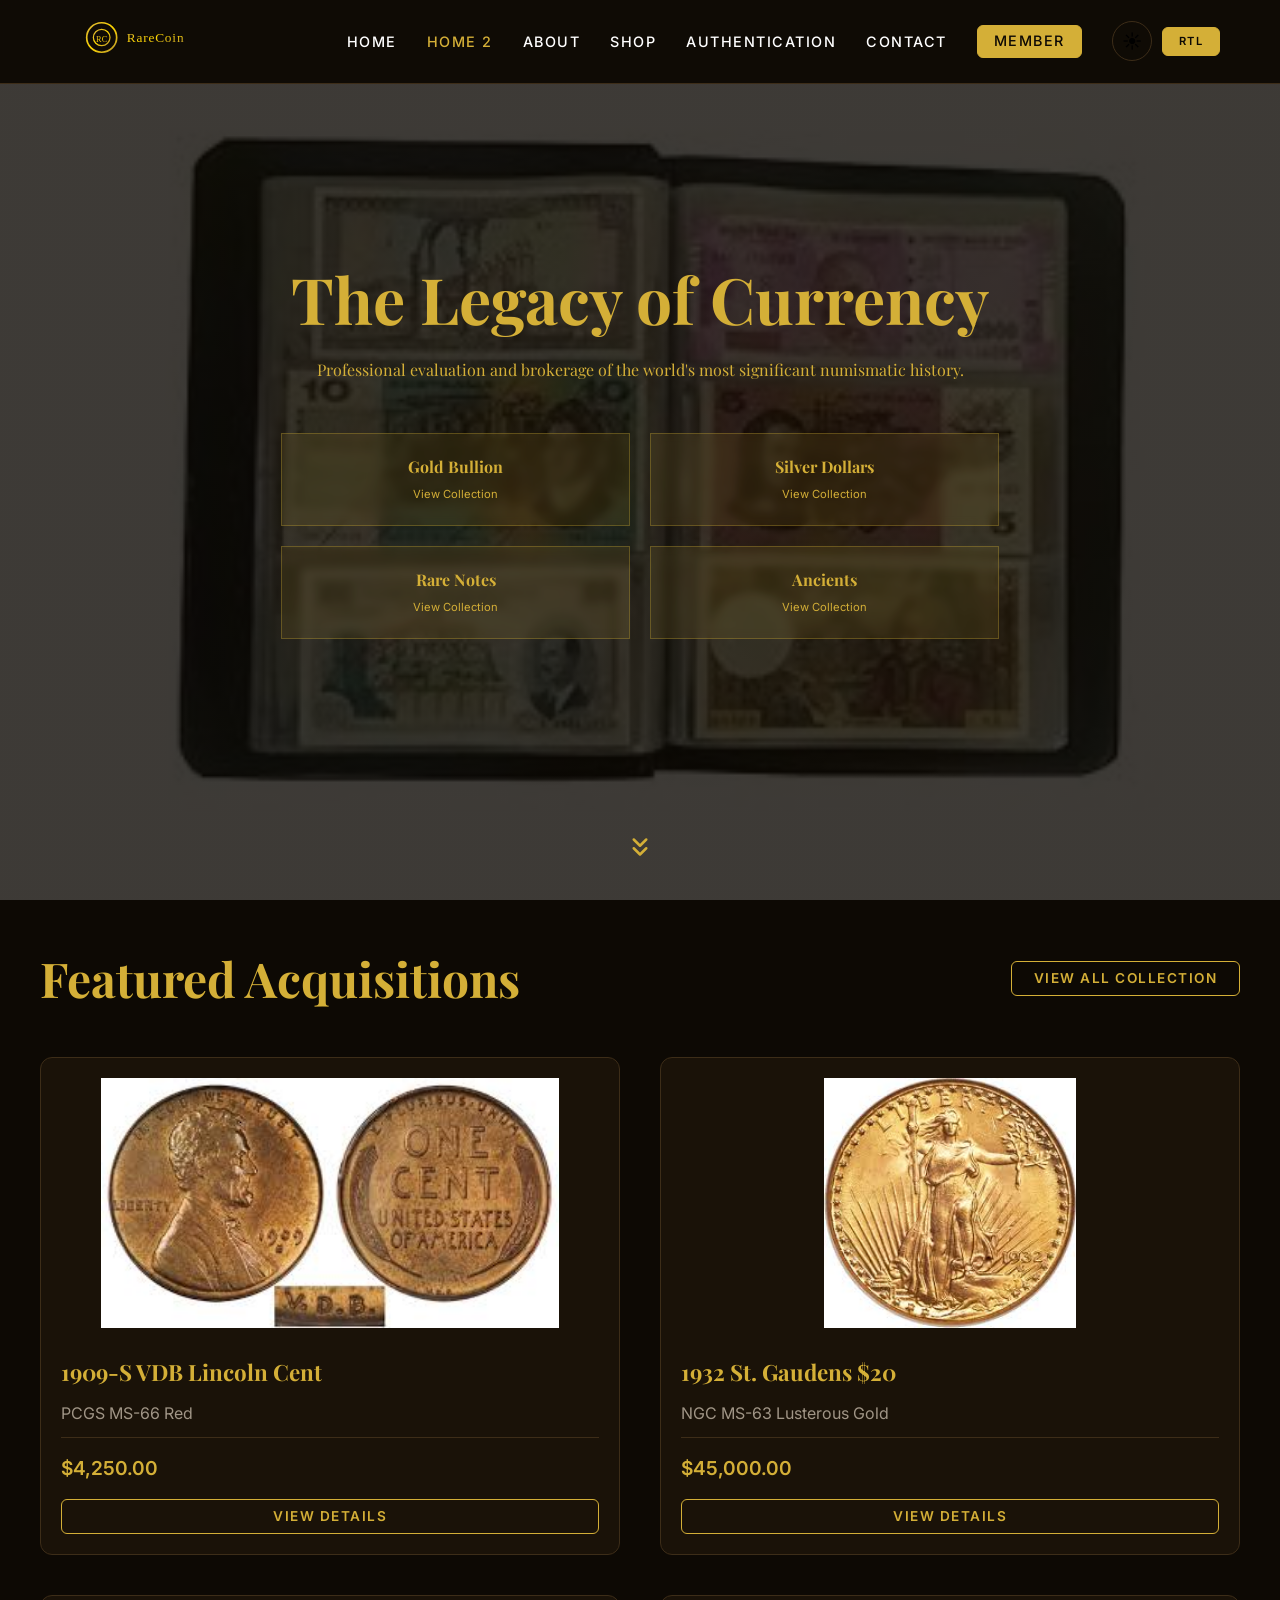
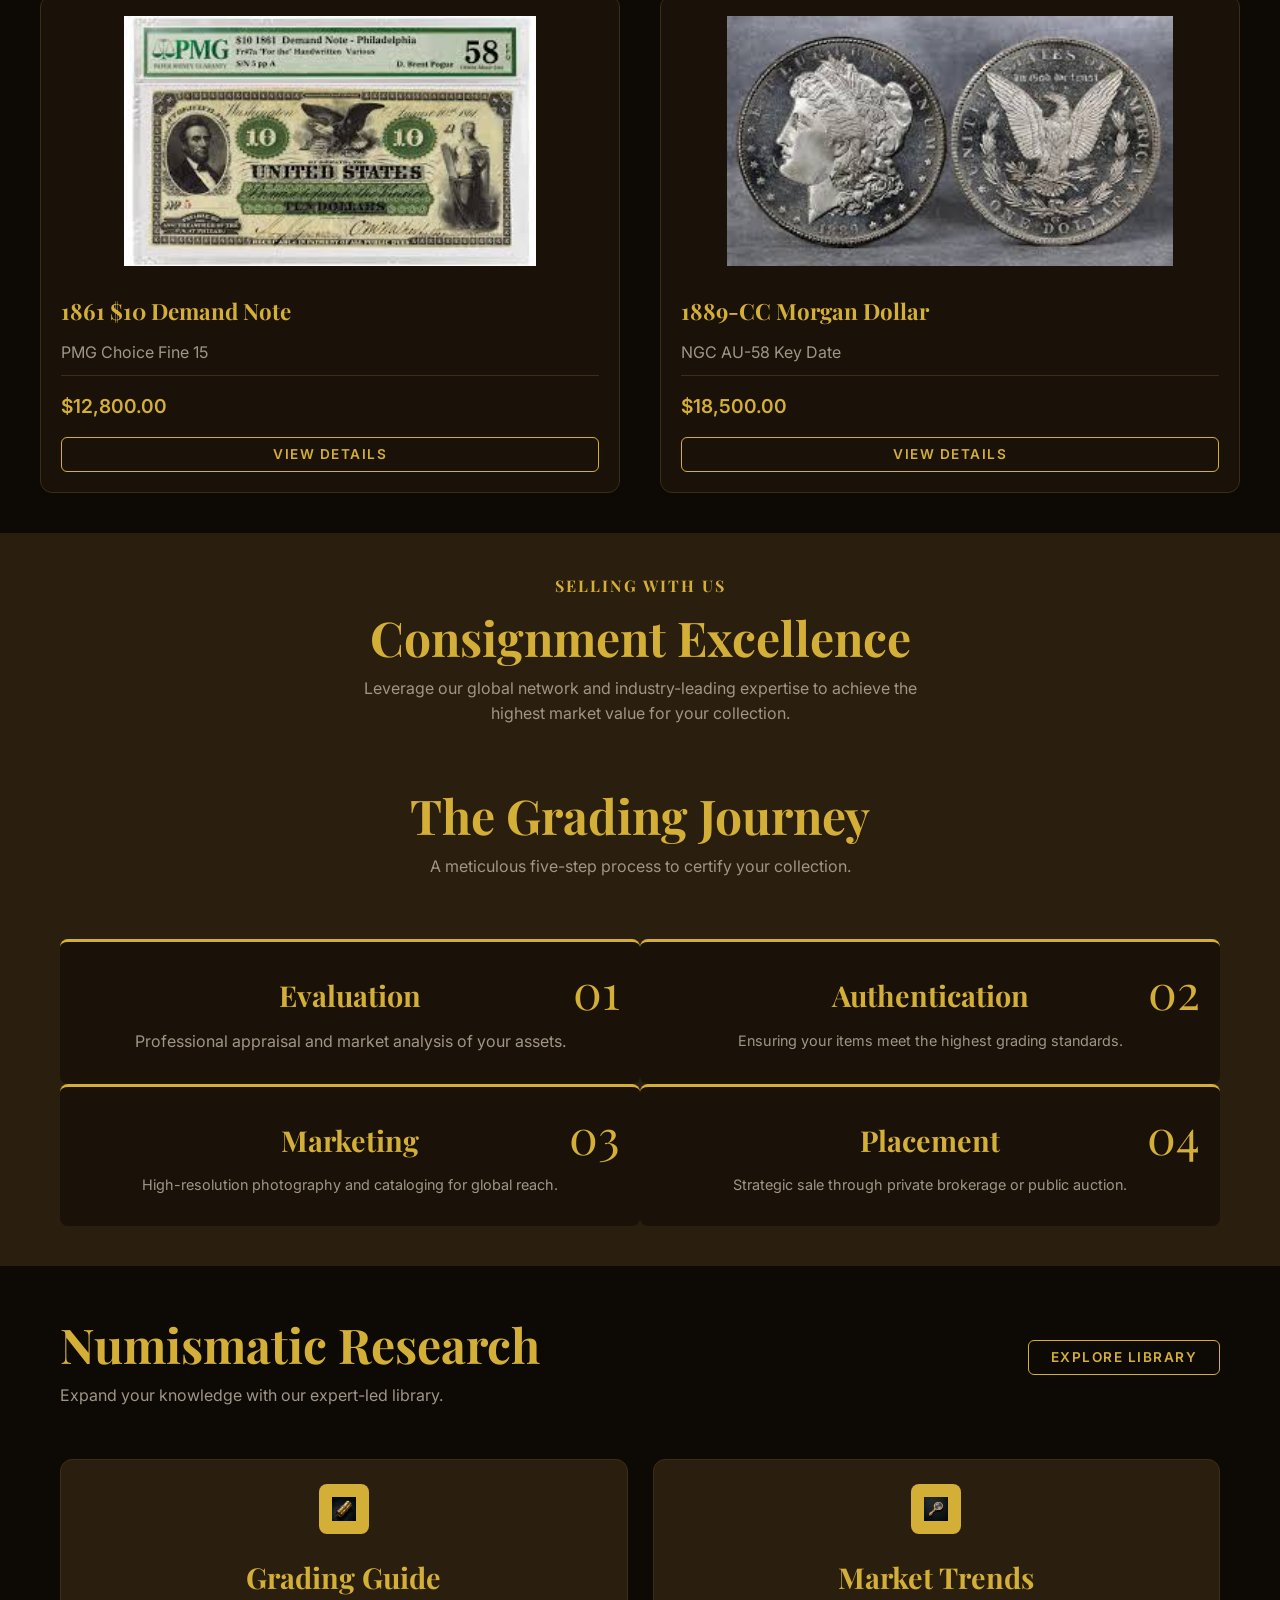
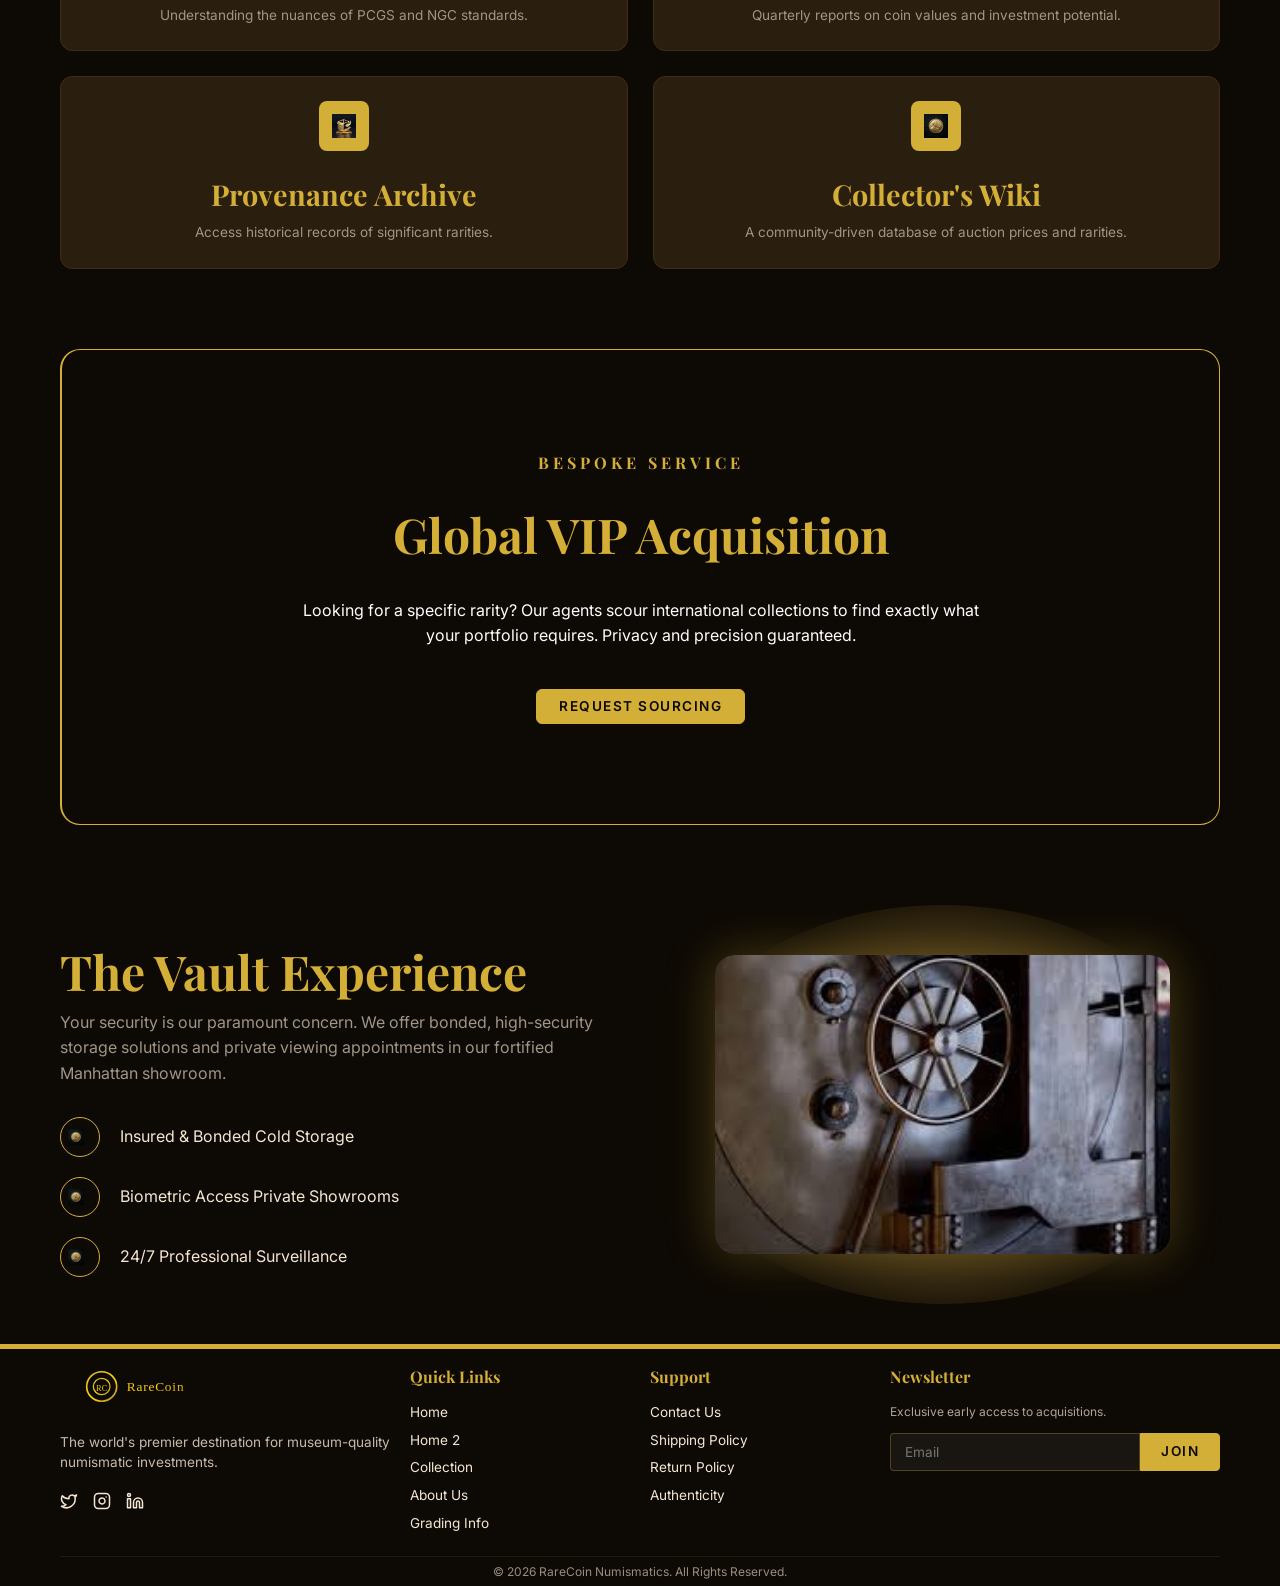
<file: index2.html>
<!DOCTYPE html>
<html lang="en" dir="ltr">

<head>
    <meta charset="UTF-8">
    <meta name="viewport" content="width=device-width, initial-scale=1.0">
    <title>RareCoin | Exclusive Numismatic Auction & Dealer</title>
    <link rel="stylesheet" href="css/styles.css">
    <link rel="icon" type="image/svg+xml" href="assets/favicon.svg">
    <link rel="preconnect" href="https://fonts.googleapis.com">
    <link rel="preconnect" href="https://fonts.gstatic.com" crossorigin>
    <link
        href="https://fonts.googleapis.com/css2?family=Crimson+Pro:wght@400;600;700&family=Playfair+Display:ital,wght@0,400;0,700;1,400&family=Inter:wght@400;500;600&display=swap"
        rel="stylesheet">
</head>

<body>
    <header>
        <div class="container flex justify-between align-center">
            <button id="menu-btn" class="hamburger" aria-label="Toggle Menu">
                <span class="hamburger-line"></span>
                <span class="hamburger-line"></span>
                <span class="hamburger-line"></span>
            </button>

            <div class="logo-container">
                <a href="index.html">
                    <img src="assets/logo.svg" alt="RareCoin Logo" width="150">
                </a>
            </div>

            <nav>
                <ul class="nav-links flex align-center">
                    <li><a href="index.html">Home</a></li>
                    <li><a href="index2.html" class="active">Home 2</a></li>
                    <li><a href="about.html">About</a></li>
                    <li><a href="shop.html">Shop</a></li>
                    <li><a href="grading.html">Authentication</a></li>
                    <li><a href="contact.html">Contact</a></li>
                    <li><a href="auth.html" class="btn btn-primary" style="padding: 8px 16px;">Member</a></li>
                    <li class="flex align-center gap-10">
                        <button id="theme-toggle" class="theme-toggle-btn">☀️</button>
                        <button id="rtl-toggle" class="btn btn-primary"
                            style="padding: 8px 16px; font-size: 0.7rem;">RTL</button>
                    </li>
                </ul>
            </nav>
        </div>
    </header>

    <main>
        <section class="hero-v2">
            <div class="hero-v2-content container">
                <h1 class="serif" style="margin-bottom: 20px;">The Legacy of Currency</h1>
                <p style="margin-bottom: 40px;" class="serif">Professional evaluation and
                    brokerage of the world's most significant numismatic history.</p>

                <div class="category-quick-links">
                    <a href="shop.html?cat=gold" class="quick-link-card">
                        <h4 class="serif">Gold Bullion</h4>
                        <span style="font-size: 0.7rem;">View Collection</span>
                    </a>
                    <a href="shop.html?cat=silver" class="quick-link-card">
                        <h4 class="serif">Silver Dollars</h4>
                        <span style="font-size: 0.7rem;">View Collection</span>
                    </a>
                    <a href="shop.html?cat=banknotes" class="quick-link-card">
                        <h4 class="serif">Rare Notes</h4>
                        <span style="font-size: 0.7rem;">View Collection</span>
                    </a>
                    <a href="shop.html?cat=ancient" class="quick-link-card">
                        <h4 class="serif">Ancients</h4>
                        <span style="font-size: 0.7rem;">View Collection</span>
                    </a>
                </div>
            </div>
            <div class="scroll-indicator">
                <svg width="30" height="30" viewBox="0 0 24 24" fill="none" stroke="var(--primary-color)"
                    stroke-width="2" stroke-linecap="round" stroke-linejoin="round">
                    <path d="M7 13l5 5 5-5M7 6l5 5 5-5" />
                </svg>
            </div>
        </section>

        <section class="section-padding container">
            <div class="flex justify-between align-center" style="margin-bottom: 40px;">
                <h2 class="serif">Featured Acquisitions</h2>
                <a href="shop.html" class="btn btn-outline">View All Collection</a>
            </div>

            <div class="product-grid grid-2x2">
                <!-- Repeated product items from index.html for demo -->
                <div class="product-card fade-in">
                    <div class="product-image">
                        <img src="assets/1909-S VDB Lincoln Cent.jfif" alt="1909-S VDB Lincoln Cent">
                    </div>
                    <div class="product-info">
                        <h3 class="serif">1909-S VDB Lincoln Cent</h3>
                        <p style="color: var(--text-muted); margin-bottom: 10px;">PCGS MS-66 Red</p>
                        <div class="product-footer">
                            <span class="product-price">$4,250.00</span>
                            <a href="product.html?id=1" class="btn btn-outline">View Details</a>
                        </div>
                    </div>
                </div>
                <div class="product-card fade-in" style="animation-delay: 0.1s;">
                    <div class="product-image">
                        <img src="assets/1932 Saint-Gaudens Double Eagle.jfif" alt="1932 St. Gaudens">
                    </div>
                    <div class="product-info">
                        <h3 class="serif">1932 St. Gaudens $20</h3>
                        <p style="color: var(--text-muted); margin-bottom: 10px;">NGC MS-63 Lusterous Gold</p>
                        <div class="product-footer">
                            <span class="product-price">$45,000.00</span>
                            <a href="product.html?id=6" class="btn btn-outline">View Details</a>
                        </div>
                    </div>
                </div>
                <div class="product-card fade-in" style="animation-delay: 0.2s;">
                    <div class="product-image">
                        <img src="assets/1861 10 demand Note.jfif" alt="1861 $10 Demand Note">
                    </div>
                    <div class="product-info">
                        <h3 class="serif">1861 $10 Demand Note</h3>
                        <p style="color: var(--text-muted); margin-bottom: 10px;">PMG Choice Fine 15</p>
                        <div class="product-footer">
                            <span class="product-price">$12,800.00</span>
                            <a href="product.html?id=9" class="btn btn-outline">View Details</a>
                        </div>
                    </div>
                </div>
                <div class="product-card fade-in" style="animation-delay: 0.3s;">
                    <div class="product-image">
                        <img src="assets/1889-CC Morgan Dollar.jfif" alt="1889-CC Morgan Dollar">
                    </div>
                    <div class="product-info">
                        <h3 class="serif">1889-CC Morgan Dollar</h3>
                        <p style="color: var(--text-muted); margin-bottom: 10px;">NGC AU-58 Key Date</p>
                        <div class="product-footer">
                            <span class="product-price">$18,500.00</span>
                            <a href="product.html?id=3" class="btn btn-outline">View Details</a>
                        </div>
                    </div>
                </div>
            </div>
        </section>

        <!-- Consignment Excellence -->
        <section class="consignment section-padding" style="background: var(--surface-light);">
            <div class="container">
                <div class="text-center" style="margin-bottom: 50px;">
                    <h4 class="serif" style="color: var(--primary-color); letter-spacing: 2px;">SELLING WITH US</h4>
                    <h2 class="serif">Consignment Excellence</h2>
                    <p style="color: var(--text-muted); max-width: 600px; margin: 0 auto;">Leverage our global network
                        and industry-leading expertise to achieve the highest market value for your collection.</p>
                </div>

                <div class="text-center" style="margin-bottom: 60px;">
                    <h2 class="serif">The Grading Journey</h2>
                    <p style="color: var(--text-muted);">A meticulous five-step process to certify your collection.</p>
                </div>

                <div class="consignment-steps">
                    <div class="step-card">
                        <span class="step-number">01</span>
                        <h3 class="serif">Evaluation</h3>
                        <p style="color: var(--text-muted); margin-top: 10px;">Professional appraisal
                            and market analysis of your assets.</p>
                    </div>
                    <div class="step-card">
                        <span class="step-number">02</span>
                        <h3 class="serif">Authentication</h3>
                        <p style="font-size: 0.9rem; color: var(--text-muted); margin-top: 10px;">Ensuring your items
                            meet the highest grading standards.</p>
                    </div>
                    <div class="step-card">
                        <span class="step-number">03</span>
                        <h3 class="serif">Marketing</h3>
                        <p style="font-size: 0.9rem; color: var(--text-muted); margin-top: 10px;">High-resolution
                            photography and cataloging for global reach.</p>
                    </div>
                    <div class="step-card">
                        <span class="step-number">04</span>
                        <h3 class="serif">Placement</h3>
                        <p style="font-size: 0.9rem; color: var(--text-muted); margin-top: 10px;">Strategic sale through
                            private brokerage or public auction.</p>
                    </div>
                </div>
            </div>
        </section>

        <!-- Numismatic Research -->
        <section class="research section-padding">
            <div class="container">
                <div class="flex justify-between align-center" style="margin-bottom: 50px;">
                    <div>
                        <h2 class="serif">Numismatic Research</h2>
                        <p style="color: var(--text-muted);">Expand your knowledge with our expert-led library.</p>
                    </div>
                    <a href="#" class="btn btn-outline">Explore Library</a>
                </div>

                <div class="library-grid">
                    <div class="resource-card">
                        <div class="resource-icon">
                            <img src="assets/icons/service_provenance.png" alt="Guide" class="icon-img icon-ui">
                        </div>
                        <div>
                            <h3 class="serif">Grading Guide</h3>
                            <p style="font-size: 0.85rem; color: var(--text-muted); margin-top: 5px;">Understanding the
                                nuances of PCGS and NGC standards.</p>
                        </div>
                    </div>
                    <div class="resource-card">
                        <div class="resource-icon">
                            <img src="assets/icons/process_verify.png" alt="Trends" class="icon-img icon-ui">
                        </div>
                        <div>
                            <h3 class="serif">Market Trends</h3>
                            <p style="font-size: 0.85rem; color: var(--text-muted); margin-top: 5px;">Quarterly reports
                                on coin values and investment potential.</p>
                        </div>
                    </div>
                    <div class="resource-card">
                        <div class="resource-icon">
                            <img src="assets/icons/process_intake.png" alt="Archive" class="icon-img icon-ui">
                        </div>
                        <div>
                            <h3 class="serif">Provenance Archive</h3>
                            <p style="font-size: 0.85rem; color: var(--text-muted); margin-top: 5px;">Access historical
                                records of significant rarities.</p>
                        </div>
                    </div>
                    <!-- Added 4th Resource Card -->
                    <div class="resource-card">
                        <div class="resource-icon">
                            <img src="assets/icons/trust_expert.png" alt="Wiki" class="icon-img icon-ui">
                        </div>
                        <div>
                            <h3 class="serif">Collector's Wiki</h3>
                            <p style="font-size: 0.85rem; color: var(--text-muted); margin-top: 5px;">A community-driven
                                database of auction prices and rarities.</p>
                        </div>
                    </div>

                </div>
            </div>
        </section>

        <!-- VIP Sourcing -->
        <section class="vip-acquisition section-padding">
            <div class="container">
                <div class="vip-banner">
                    <h4 class="serif" style="color: var(--primary-color); letter-spacing: 4px; margin-bottom: 20px;">
                        BESPOKE SERVICE</h4>
                    <h2 class="serif">Global VIP Acquisition</h2>
                    <p style="color: #ffffff; max-width: 700px; margin: 0 auto 40px;">Looking for a
                        specific rarity? Our agents scour international collections to find exactly what your
                        portfolio requires. Privacy and precision guaranteed.</p>

                    <a href="contact.html" class="btn btn-primary">Request Sourcing</a>
                </div>
            </div>
        </section>

        <!-- The Vault -->
        <section class="vault section-padding" style="background: var(--bg-color);">
            <div class="container">
                <div class="vault-features">
                    <div class="vault-info">
                        <h2 class="serif">The Vault Experience</h2>
                        <p style="color: var(--text-muted); margin-bottom: 30px;">Your security is our paramount
                            concern. We offer bonded, high-security storage solutions and private viewing appointments
                            in our fortified Manhattan showroom.</p>
                        <div class="flex gap-20 align-center" style="margin-bottom: 20px;">
                            <div
                                style="width: 40px; height: 40px; border: 1px solid var(--primary-color); border-radius: 50%; display: flex; align-items: center; justify-content: center; color: var(--primary-color);">
                                <img src="assets/icons/trust_expert.png" alt="Check" class="icon-img icon-check">
                            </div>
                            <span>Insured & Bonded Cold Storage</span>
                        </div>
                        <div class="flex gap-20 align-center" style="margin-bottom: 20px;">
                            <div
                                style="width: 40px; height: 40px; border: 1px solid var(--primary-color); border-radius: 50%; display: flex; align-items: center; justify-content: center; color: var(--primary-color);">
                                <img src="assets/icons/trust_expert.png" alt="Check" class="icon-img icon-check">
                            </div>
                            <span>Biometric Access Private Showrooms</span>
                        </div>
                        <div class="flex gap-20 align-center">
                            <div
                                style="width: 40px; height: 40px; border: 1px solid var(--primary-color); border-radius: 50%; display: flex; align-items: center; justify-content: center; color: var(--primary-color);">
                                <img src="assets/icons/trust_expert.png" alt="Check" class="icon-img icon-check">
                            </div>
                            <span>24/7 Professional Surveillance</span>
                        </div>
                    </div>
                    <div class="vault-graphic">
                        <img src="assets/High Security Vault.jfif" alt="High Security Vault"
                            style="width: 100%; border-radius: 20px; box-shadow: 0 0 50px var(--primary-glow);">
                    </div>
                </div>
            </div>
        </section>

    </main>

    <footer>
        <div class="container">
            <div class="footer-grid">
                <div class="footer-info">
                    <img src="assets/logo.svg" alt="RareCoin Logo" width="120" style="margin-bottom: 15px;">
                    <p style="color: #f5e6d3; font-size: 0.85rem; opacity: 0.8; line-height: 1.5;">The world's premier
                        destination for museum-quality numismatic investments.</p>
                    <div class="social-links">
                        <a href="#" title="Twitter"><svg width="18" height="18" viewBox="0 0 24 24" fill="none"
                                stroke="currentColor" stroke-width="2" stroke-linecap="round" stroke-linejoin="round">
                                <path
                                    d="M22 4s-.7 2.1-2 3.4c1.6 10-9.4 17.3-18 11.6 2.2.1 4.4-.6 6-2C3 15.5.5 9.6 3 5c2.2 2.6 5.6 4.1 9 4-.9-4.2 4-6.6 7-3.8 1.1 0 3-1.2 3-1.2z" />
                            </svg></a>
                        <a href="#" title="Instagram"><svg width="18" height="18" viewBox="0 0 24 24" fill="none"
                                stroke="currentColor" stroke-width="2" stroke-linecap="round" stroke-linejoin="round">
                                <rect x="2" y="2" width="20" height="20" rx="5" ry="5" />
                                <path d="M16 11.37A4 4 0 1 1 12.63 8 4 4 0 0 1 16 11.37z" />
                                <line x1="17.5" y1="6.5" x2="17.51" y2="6.5" />
                            </svg></a>
                        <a href="#" title="LinkedIn"><svg width="18" height="18" viewBox="0 0 24 24" fill="none"
                                stroke="currentColor" stroke-width="2" stroke-linecap="round" stroke-linejoin="round">
                                <path
                                    d="M16 8a6 6 0 0 1 6 6v7h-4v-7a2 2 0 0 0-2-2 2 2 0 0 0-2 2v7h-4v-7a6 6 0 0 1 6-6z" />
                                <rect x="2" y="9" width="4" height="12" />
                                <circle cx="4" cy="4" r="2" />
                            </svg></a>
                    </div>
                </div>
                <div class="footer-links">
                    <h4>Quick Links</h4>
                    <ul>
                        <li><a href="index.html">Home</a></li>
                        <li><a href="index2.html">Home 2 </a></li>
                        <li><a href="shop.html">Collection</a></li>
                        <li><a href="about.html">About Us</a></li>
                        <li><a href="grading.html">Grading Info</a></li>
                    </ul>
                </div>
                <div class="footer-links">
                    <h4>Support</h4>
                    <ul>
                        <li><a href="contact.html">Contact Us</a></li>
                        <li><a href="policies.html">Shipping Policy</a></li>
                        <li><a href="policies.html">Return Policy</a></li>
                        <li><a href="policies.html">Authenticity</a></li>
                    </ul>
                </div>
                <div class="footer-links">
                    <h4>Newsletter</h4>
                    <p style="color: #f5e6d3; font-size: 0.75rem; opacity: 0.7; margin-bottom: 12px;">Exclusive early
                        access to acquisitions.</p>
                    <div class="flex">
                        <input type="email" placeholder="Email" class="footer-input">
                        <button class="btn btn-primary footer-btn">Join</button>
                    </div>
                </div>
            </div>
            <div class="footer-bottom text-center">
                <p>&copy; 2026 RareCoin Numismatics. All Rights Reserved.</p>
            </div>
        </div>
    </footer>

    <button id="back-to-top" title="Back to Top">
        <svg width="24" height="24" viewBox="0 0 24 24" fill="none" stroke="currentColor" stroke-width="2"
            stroke-linecap="round" stroke-linejoin="round">
            <path d="M18 15l-6-6-6 6" />
        </svg>
    </button>

    <script src="js/main.js"></script>
</body>

</html>
</file>
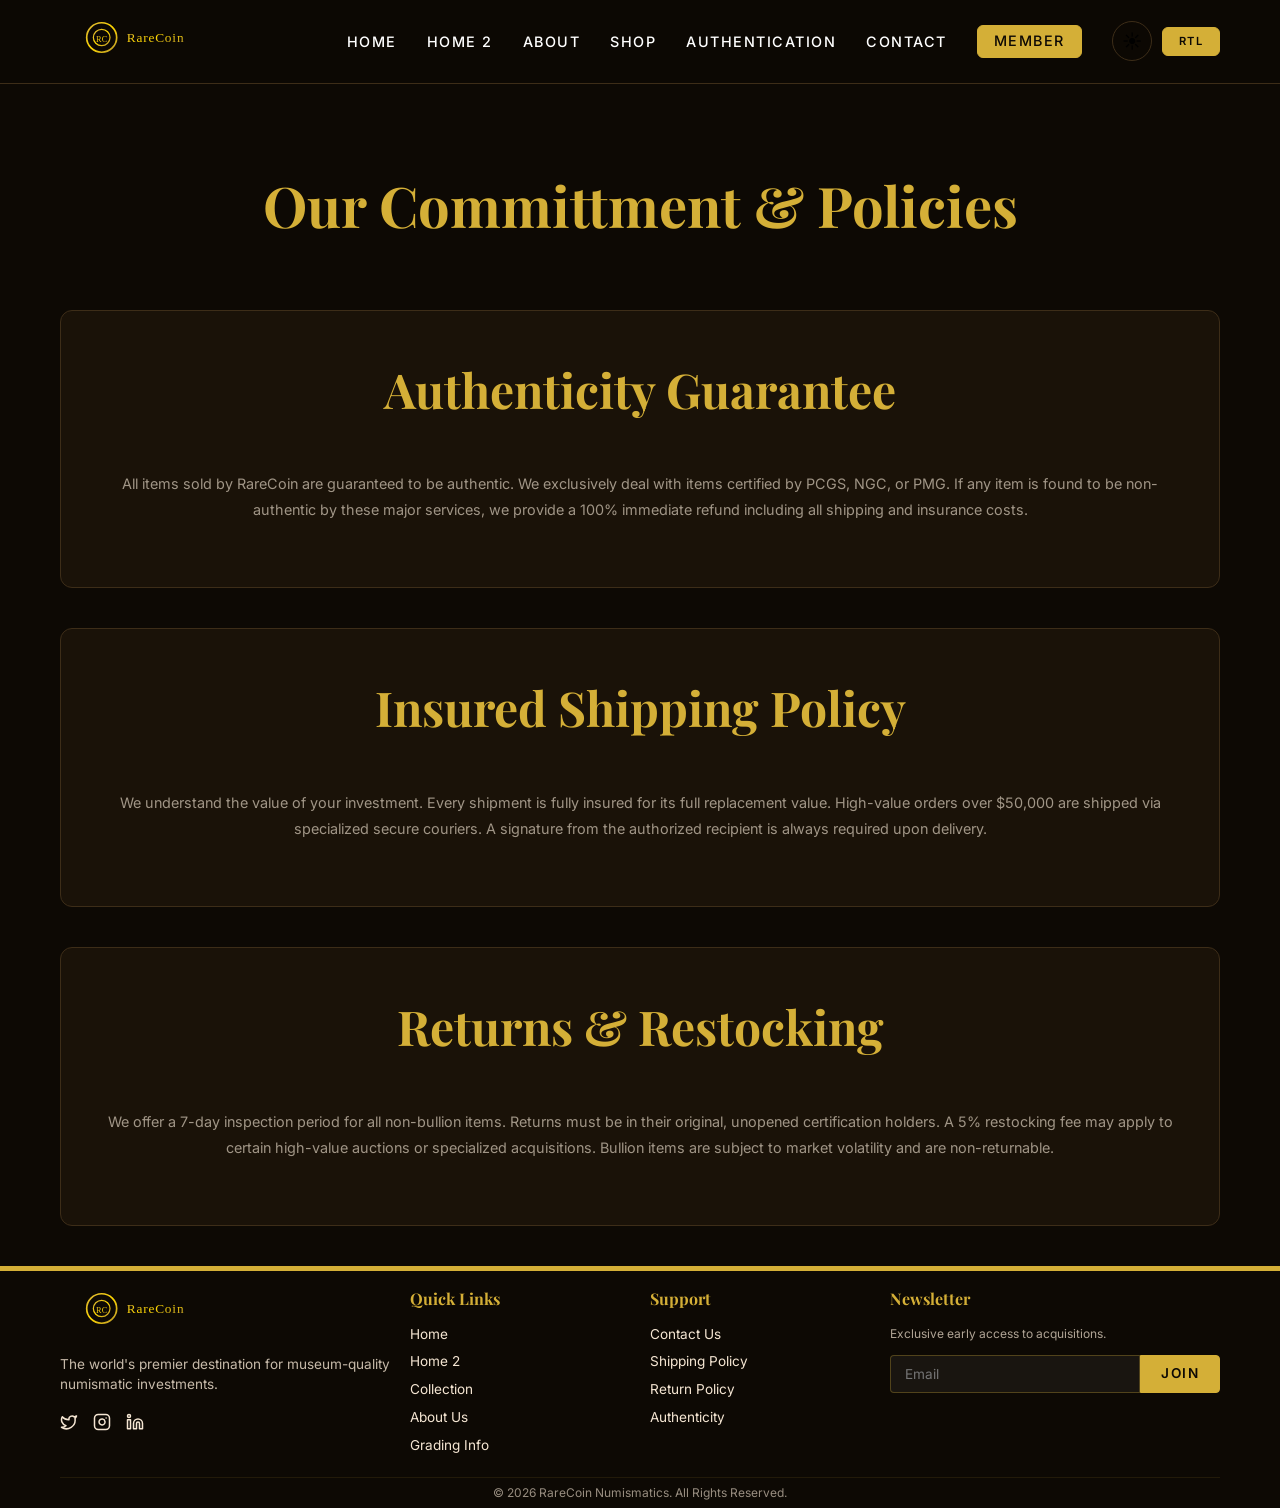
<file: policies.html>
<!DOCTYPE html>
<html lang="en" dir="ltr">

<head>
    <meta charset="UTF-8">
    <meta name="viewport" content="width=device-width, initial-scale=1.0">
    <title>Policies | RareCoin Numismatics</title>
    <link rel="stylesheet" href="css/styles.css">
    <link rel="icon" type="image/svg+xml" href="assets/favicon.svg">
    <link rel="preconnect" href="https://fonts.googleapis.com">
    <link rel="preconnect" href="https://fonts.gstatic.com" crossorigin>
    <link
        href="https://fonts.googleapis.com/css2?family=Crimson+Pro:wght@400;600;700&family=Playfair+Display:ital,wght@0,400;0,700;1,400&family=Inter:wght@400;500;600&display=swap"
        rel="stylesheet">
</head>

<body>
    <header>
        <div class="container flex justify-between align-center">
            <button id="menu-btn" class="hamburger" aria-label="Toggle Menu">
                <span class="hamburger-line"></span>
                <span class="hamburger-line"></span>
                <span class="hamburger-line"></span>
            </button>
            <div class="logo-container">
                <a href="index.html">
                    <img src="assets/logo.svg" alt="RareCoin Logo" width="150">
                </a>
            </div>

            <nav>
                <ul class="nav-links flex align-center">
                    <li><a href="index.html">Home</a></li>
                    <li><a href="index2.html">Home 2</a></li>
                    <li><a href="about.html">About</a></li>
                    <li><a href="shop.html">Shop</a></li>
                    <li><a href="grading.html">Authentication</a></li>
                    <li><a href="contact.html">Contact</a></li>
                    <li><a href="auth.html" class="btn btn-primary" style="padding: 8px 16px;">Member</a></li>
                    <li class="flex align-center gap-10">
                        <button id="theme-toggle" class="theme-toggle-btn">☀️</button>
                        <button id="rtl-toggle" class="btn btn-primary"
                            style="padding: 8px 16px; font-size: 0.7rem;">RTL</button>
                    </li>
                </ul>
            </nav>
        </div>
    </header>

    <main style="padding-top: 120px;">
        <section class="section-padding">
            <div class="container">
                <h1 style="font-size: 3.5rem; margin-bottom: 60px;" class="text-center">Our Committment & Policies</h1>

                <div class="flex-column gap-40">
                    <div class="info-card">
                        <h2 style="margin-bottom: 20px;">Authenticity Guarantee</h2>
                        <p style="color: var(--text-muted); line-height: 1.8;">All items sold by RareCoin are guaranteed
                            to be authentic. We exclusively deal with items certified by PCGS, NGC, or PMG. If any item
                            is found to be non-authentic by these major services, we provide a 100% immediate refund
                            including all shipping and insurance costs.</p>
                    </div>

                    <div class="info-card">
                        <h2 style="margin-bottom: 20px;">Insured Shipping Policy</h2>
                        <p style="color: var(--text-muted); line-height: 1.8;">We understand the value of your
                            investment. Every shipment is fully insured for its full replacement value. High-value
                            orders over $50,000 are shipped via specialized secure couriers. A signature from the
                            authorized recipient is always required upon delivery.</p>
                    </div>

                    <div class="info-card">
                        <h2 style="margin-bottom: 20px;">Returns & Restocking</h2>
                        <p style="color: var(--text-muted); line-height: 1.8;">We offer a 7-day inspection period for
                            all non-bullion items. Returns must be in their original, unopened certification holders. A
                            5% restocking fee may apply to certain high-value auctions or specialized acquisitions.
                            Bullion items are subject to market volatility and are non-returnable.</p>
                    </div>
                </div>
            </div>
        </section>
    </main>

    <footer>
        <div class="container">
            <div class="footer-grid">
                <div class="footer-info">
                    <img src="assets/logo.svg" alt="RareCoin Logo" width="120" style="margin-bottom: 15px;">
                    <p style="color: #f5e6d3; font-size: 0.85rem; opacity: 0.8; line-height: 1.5;">The world's premier
                        destination for museum-quality numismatic investments.</p>
                    <div class="social-links">
                        <a href="#" title="Twitter"><svg width="18" height="18" viewBox="0 0 24 24" fill="none"
                                stroke="currentColor" stroke-width="2" stroke-linecap="round" stroke-linejoin="round">
                                <path
                                    d="M22 4s-.7 2.1-2 3.4c1.6 10-9.4 17.3-18 11.6 2.2.1 4.4-.6 6-2C3 15.5.5 9.6 3 5c2.2 2.6 5.6 4.1 9 4-.9-4.2 4-6.6 7-3.8 1.1 0 3-1.2 3-1.2z" />
                            </svg></a>
                        <a href="#" title="Instagram"><svg width="18" height="18" viewBox="0 0 24 24" fill="none"
                                stroke="currentColor" stroke-width="2" stroke-linecap="round" stroke-linejoin="round">
                                <rect x="2" y="2" width="20" height="20" rx="5" ry="5" />
                                <path d="M16 11.37A4 4 0 1 1 12.63 8 4 4 0 0 1 16 11.37z" />
                                <line x1="17.5" y1="6.5" x2="17.51" y2="6.5" />
                            </svg></a>
                        <a href="#" title="LinkedIn"><svg width="18" height="18" viewBox="0 0 24 24" fill="none"
                                stroke="currentColor" stroke-width="2" stroke-linecap="round" stroke-linejoin="round">
                                <path
                                    d="M16 8a6 6 0 0 1 6 6v7h-4v-7a2 2 0 0 0-2-2 2 2 0 0 0-2 2v7h-4v-7a6 6 0 0 1 6-6z" />
                                <rect x="2" y="9" width="4" height="12" />
                                <circle cx="4" cy="4" r="2" />
                            </svg></a>
                    </div>
                </div>
                <div class="footer-links">
                    <h4>Quick Links</h4>
                    <ul>
                        <li><a href="index.html">Home</a></li>
                        <li><a href="index2.html">Home 2 </a></li>
                        <li><a href="shop.html">Collection</a></li>
                        <li><a href="about.html">About Us</a></li>
                        <li><a href="grading.html">Grading Info</a></li>
                    </ul>
                </div>
                <div class="footer-links">
                    <h4>Support</h4>
                    <ul>
                        <li><a href="contact.html">Contact Us</a></li>
                        <li><a href="policies.html">Shipping Policy</a></li>
                        <li><a href="policies.html">Return Policy</a></li>
                        <li><a href="policies.html">Authenticity</a></li>
                    </ul>
                </div>
                <div class="footer-links">
                    <h4>Newsletter</h4>
                    <p style="color: #f5e6d3; font-size: 0.75rem; opacity: 0.7; margin-bottom: 12px;">Exclusive early
                        access to acquisitions.</p>
                    <div class="flex">
                        <input type="email" placeholder="Email" class="footer-input">
                        <button class="btn btn-primary footer-btn">Join</button>
                    </div>
                </div>
            </div>
            <div class="footer-bottom text-center">
                <p>&copy; 2026 RareCoin Numismatics. All Rights Reserved.</p>
            </div>
        </div>
    </footer>

    <button id="back-to-top" title="Back to Top">
        <svg width="24" height="24" viewBox="0 0 24 24" fill="none" stroke="currentColor" stroke-width="2"
            stroke-linecap="round" stroke-linejoin="round">
            <path d="M18 15l-6-6-6 6" />
        </svg>
    </button>

    <script src="js/main.js"></script>
</body>

</html>
</file>
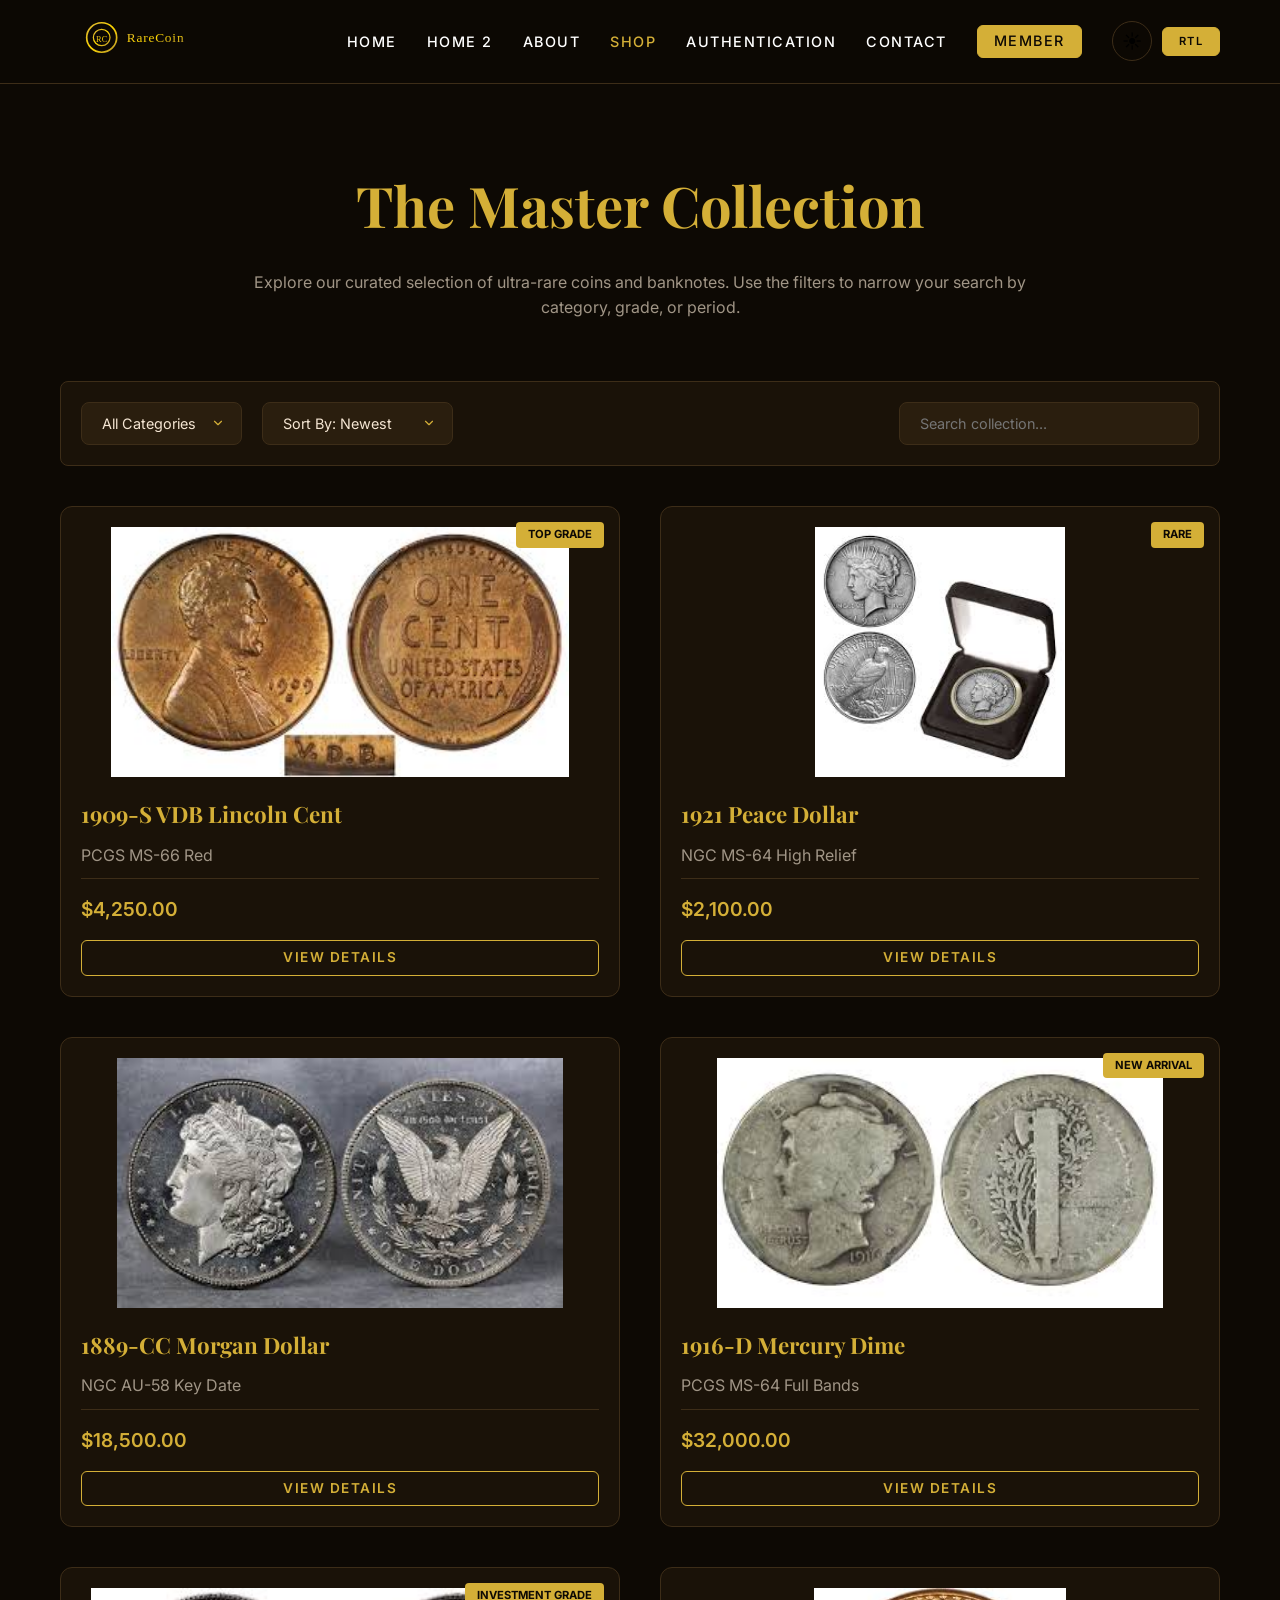
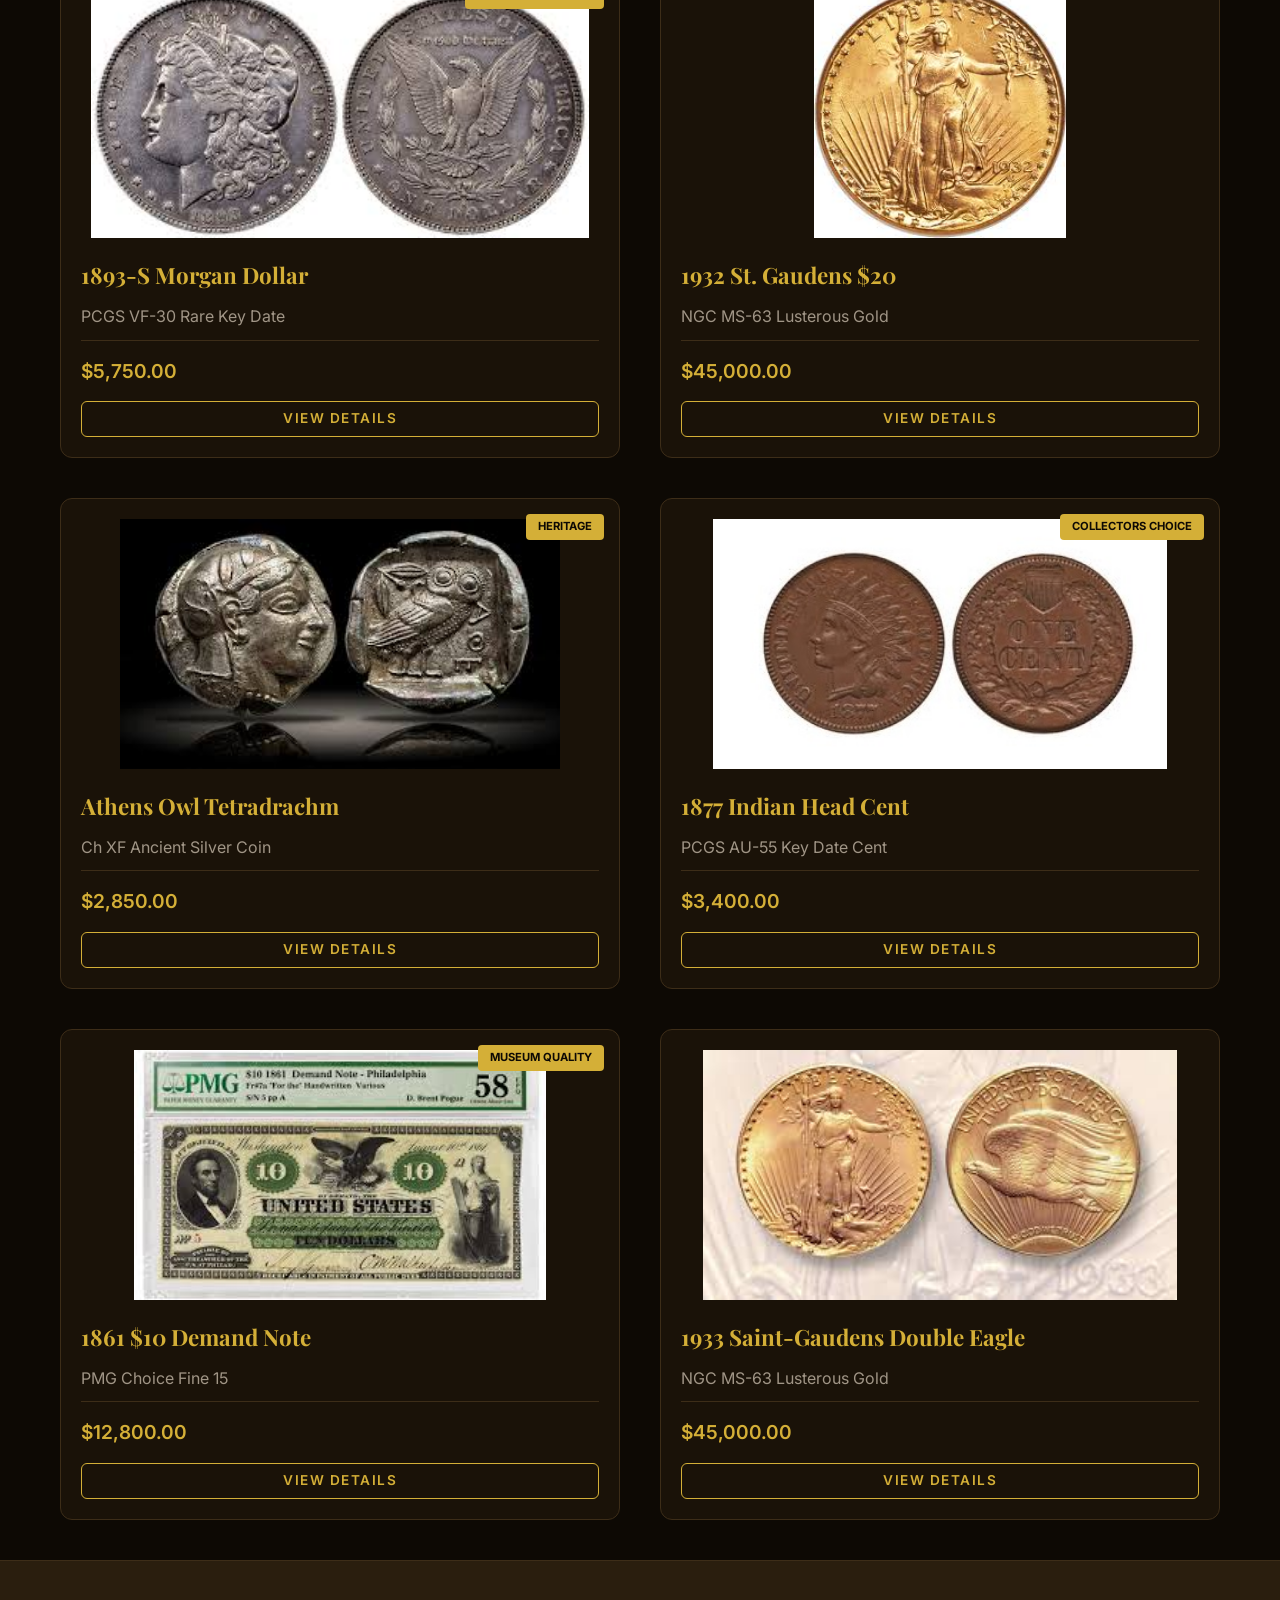
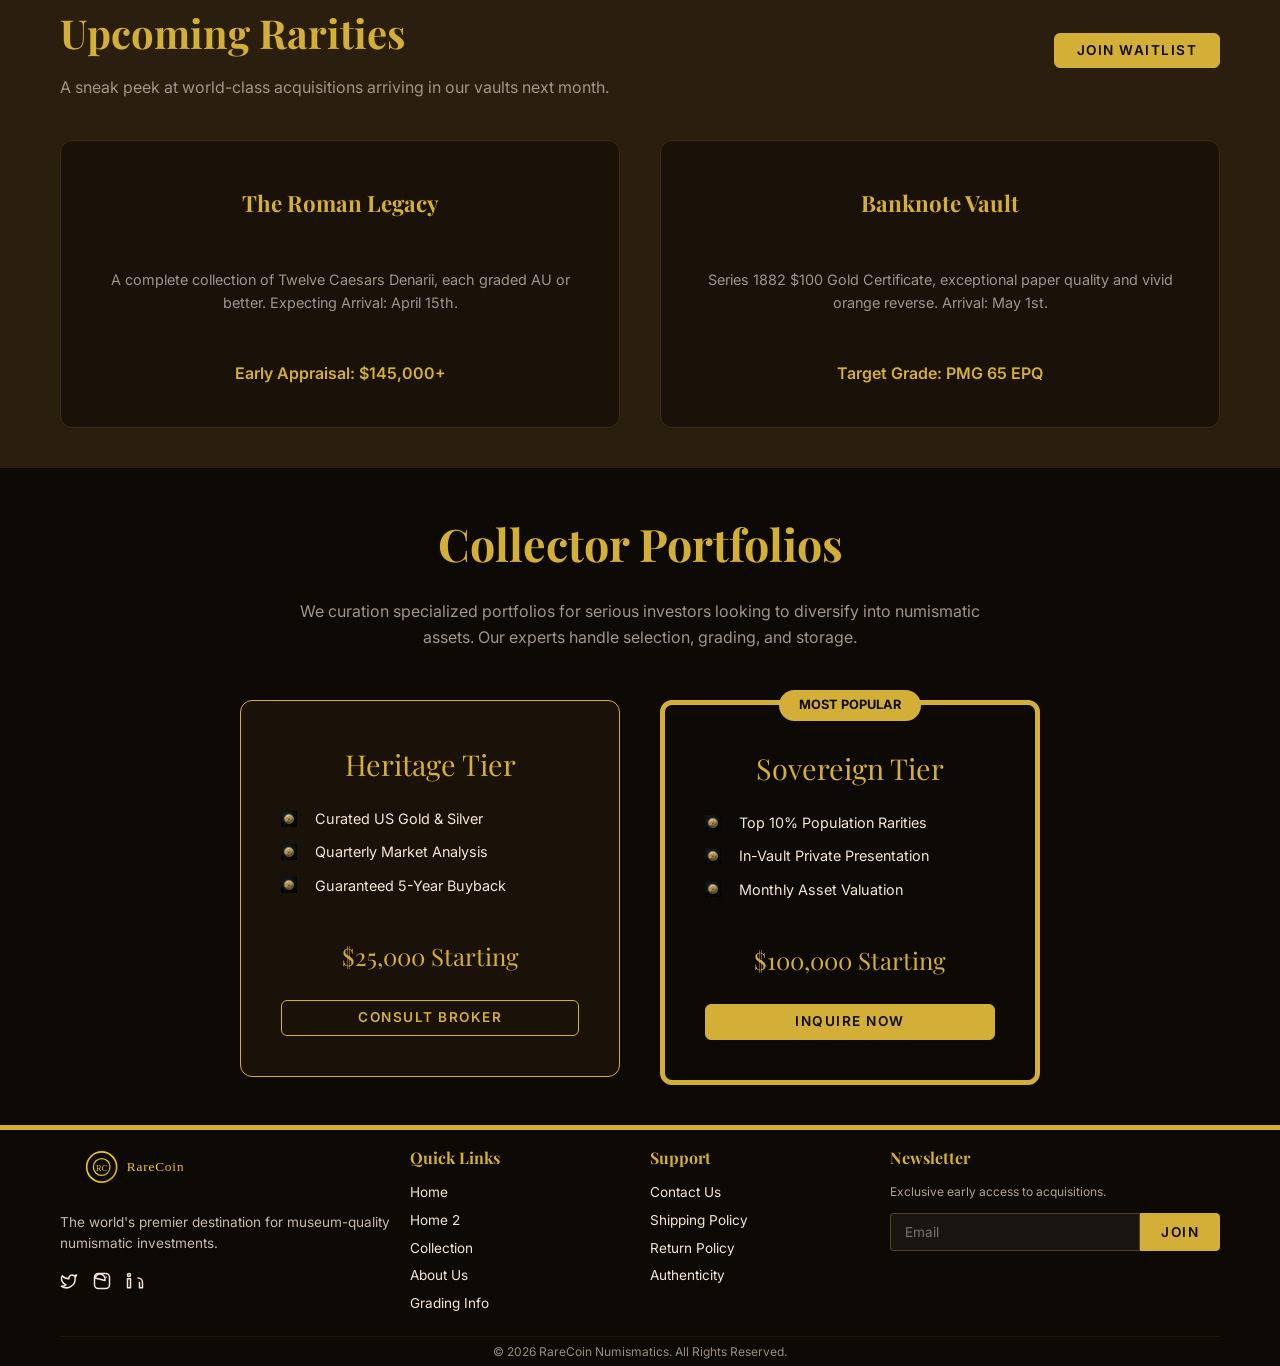
<file: product.html>
<!DOCTYPE html>
<html lang="en" dir="ltr">

<head>
    <meta charset="UTF-8">
    <meta name="viewport" content="width=device-width, initial-scale=1.0">
    <title>1909-S VDB Lincoln Cent | RareCoin</title>
    <link rel="stylesheet" href="css/styles.css">
    <link rel="icon" type="image/svg+xml" href="assets/favicon.svg">
    <link rel="preconnect" href="https://fonts.googleapis.com">
    <link rel="preconnect" href="https://fonts.gstatic.com" crossorigin>
    <link
        href="https://fonts.googleapis.com/css2?family=Crimson+Pro:wght@400;600;700&family=Playfair+Display:ital,wght@0,400;0,700;1,400&family=Inter:wght@400;500;600&display=swap"
        rel="stylesheet">
</head>

<body>
    <header>
        <div class="container flex justify-between align-center">
            <button id="menu-btn" class="hamburger" aria-label="Toggle Menu">
                <span class="hamburger-line"></span>
                <span class="hamburger-line"></span>
                <span class="hamburger-line"></span>
            </button>
            <div class="logo-container">
                <a href="index.html">
                    <img src="assets/logo.svg" alt="RareCoin Logo" width="150">
                </a>
            </div>

            <nav>
                <ul class="nav-links flex align-center">
                    <li><a href="index.html">Home</a></li>
                    <li><a href="index2.html">Home 2</a></li>
                    <li><a href="about.html">About</a></li>
                    <li><a href="shop.html">Shop</a></li>
                    <li><a href="grading.html">Authentication</a></li>
                    <li><a href="contact.html">Contact</a></li>
                    <li><a href="auth.html" class="btn btn-primary" style="padding: 8px 16px;">Member</a></li>
                    <li class="flex align-center gap-10">
                        <button id="theme-toggle" class="theme-toggle-btn">☀️</button>
                        <button id="rtl-toggle" class="btn btn-primary"
                            style="padding: 8px 16px; font-size: 0.7rem;">RTL</button>
                    </li>
                </ul>
            </nav>
        </div>
    </header>

    <main style="padding-top: 120px;">
        <section class="product-detail section-padding">
            <div class="container">
                <div class="product-detail-grid">

                    <div class="product-meta">
                        <div id="product-category" style="color: var(--primary-color); font-weight: 600; text-transform: uppercase; letter-spacing: 2px; font-size: 0.8rem; margin-bottom: 10px;">Cents</div>
                        <h1 id="product-title">1909-S VDB Lincoln Cent</h1>
                        <div class="grading-badge">
                            <span id="product-grade" class="serif"
                                style="color: var(--primary-color); font-weight: 700;">PCGS MS-66
                                RED</span>
                            <span style="width: 1px; height: 15px; background: var(--border-color);"></span>
                            <span id="product-cert">Cert #3849201</span>
                        </div>
                        <div id="product-price" class="price-tag">$4,250.00</div>

                        <div class="spec-list" id="product-specs">
                            <div class="spec-item"><span class="spec-label">Year</span><span>1909</span></div>
                            <div class="spec-item"><span class="spec-label">Mint</span><span>San Francisco (S)</span>
                            </div>
                            <div class="spec-item"><span class="spec-label">Denomination</span><span>1 Cent</span></div>
                            <div class="spec-item"><span class="spec-label">Composition</span><span>95% Copper, 5%
                                    Tin/Zinc</span></div>
                            <div class="spec-item"><span class="spec-label">Grading Service</span><span>PCGS</span>
                            </div>
                        </div>

                        <div style="margin-bottom: 40px;">
                            <h4 class="serif" style="margin-bottom: 10px;">Description</h4>
                            <p id="product-description" style="color: var(--text-muted); line-height: 1.8;">This
                                stunning 1909-S VDB Lincoln Cent
                                is a cornerstone of American numismatics. Boasting original red luster and sharp
                                strikes, this specimen is exceptionally rare in this grade. The V.D.B. initials of
                                designer Victor David Brenner are prominent on the reverse.</p>
                        </div>

                        <div class="flex gap-20">
                            <button class="btn btn-primary" style="flex: 1; padding: 20px;">Buy It Now</button>
                            <button class="btn btn-outline" style="padding: 20px;"><img
                                    src="assets/icons/service_ngc.png" alt="wishlist"
                                    class="icon-img icon-social"></button>
                        </div>

                        <div style="margin-top: 30px; display: flex; gap: 20px;">
                            <div class="flex align-center gap-10"><img src="assets/icons/trust_expert.png"
                                    alt="Authenticated" class="icon-img icon-check"> <span
                                    style="font-size: 0.8rem;">Authenticated</span></div>
                            <div class="flex align-center gap-10"><img src="assets/icons/trust_shipping.png"
                                    alt="Shipping" class="icon-img icon-check"> <span style="font-size: 0.8rem;">Insured
                                    Shipping</span></div>
                        </div>
                    </div>

                    <div class="product-gallery">
                        <div class="main-image">
                            <img id="zoom-img"
                                src="assets/1909-S VDB Lincoln Cent.jfif"
                                alt="1909-S VDB Lincoln Cent">
                        </div>
                        <!-- Thumbnails removed as per user request -->
                    </div>
                </div>
            </div>
        </section>
    </main>

    <footer>
        <div class="container">
            <div class="footer-grid">
                <div class="footer-info">
                    <img src="assets/logo.svg" alt="RareCoin Logo" width="120" style="margin-bottom: 15px;">
                    <p style="color: #f5e6d3; font-size: 0.85rem; opacity: 0.8; line-height: 1.5;">The world's premier
                        destination for museum-quality numismatic investments.</p>
                    <div class="social-links">
                        <a href="#" title="Twitter"><svg width="18" height="18" viewBox="0 0 24 24" fill="none"
                                stroke="currentColor" stroke-width="2" stroke-linecap="round" stroke-linejoin="round">
                                <path
                                    d="M22 4s-.7 2.1-2 3.4c1.6 10-9.4 17.3-18 11.6 2.2.1 4.4-.6 6-2C3 15.5.5 9.6 3 5c2.2 2.6 5.6 4.1 9 4-.9-4.2 4-6.6 7-3.8 1.1 0 3-1.2 3-1.2z" />
                            </svg></a>
                        <a href="#" title="Instagram"><svg width="18" height="18" viewBox="0 0 24 24" fill="none"
                                stroke="currentColor" stroke-width="2" stroke-linecap="round" stroke-linejoin="round">
                                <rect x="2" y="2" width="20" height="20" rx="5" ry="5" />
                                <path d="M16 11.37A4 4 0 1 1 12.63 8 4 4 0 0 1 16 11.37z" />
                                <line x1="17.5" y1="6.5" x2="17.51" y2="6.5" />
                            </svg></a>
                        <a href="#" title="LinkedIn"><svg width="18" height="18" viewBox="0 0 24 24" fill="none"
                                stroke="currentColor" stroke-width="2" stroke-linecap="round" stroke-linejoin="round">
                                <path
                                    d="M16 8a6 6 0 0 1 6 6v7h-4v-7a2 2 0 0 0-2-2 2 2 0 0 0-2 2v7h-4v-7a6 6 0 0 1 6-6z" />
                                <rect x="2" y="9" width="4" height="12" />
                                <circle cx="4" cy="4" r="2" />
                            </svg></a>
                    </div>
                </div>
                <div class="footer-links">
                    <h4>Quick Links</h4>
                    <ul>
                        <li><a href="index.html">Home</a></li>
                        <li><a href="index2.html">Home 2 </a></li>
                        <li><a href="shop.html">Collection</a></li>
                        <li><a href="about.html">About Us</a></li>
                        <li><a href="grading.html">Grading Info</a></li>
                    </ul>
                </div>
                <div class="footer-links">
                    <h4>Support</h4>
                    <ul>
                        <li><a href="contact.html">Contact Us</a></li>
                        <li><a href="policies.html">Shipping Policy</a></li>
                        <li><a href="policies.html">Return Policy</a></li>
                        <li><a href="policies.html">Authenticity</a></li>
                    </ul>
                </div>
                <div class="footer-links">
                    <h4>Newsletter</h4>
                    <p style="color: #f5e6d3; font-size: 0.75rem; opacity: 0.7; margin-bottom: 12px;">Exclusive early
                        access to acquisitions.</p>
                    <div class="flex">
                        <input type="email" placeholder="Email" class="footer-input">
                        <button class="btn btn-primary footer-btn">Join</button>
                    </div>
                </div>
            </div>
            <div class="footer-bottom text-center">
                <p>&copy; 2026 RareCoin Numismatics. All Rights Reserved.</p>
            </div>
        </div>
    </footer>

    <button id="back-to-top" title="Back to Top">
        <svg width="24" height="24" viewBox="0 0 24 24" fill="none" stroke="currentColor" stroke-width="2"
            stroke-linecap="round" stroke-linejoin="round">
            <path d="M18 15l-6-6-6 6" />
        </svg>
    </button>

    <script src="js/products.js"></script>
    <script src="js/main.js"></script>
    <script>
        document.addEventListener('DOMContentLoaded', () => {
            const urlParams = new URLSearchParams(window.location.search);
            const productId = parseInt(urlParams.get('id'));

            if (!productId || typeof products === 'undefined') {
                window.location.href = 'shop.html';
                return;
            }

            const product = products.find(p => p.id === productId);

            if (!product) {
                window.location.href = 'shop.html';
                return;
            }

            // Update Page Content
            document.title = `${product.name} | RareCoin`;
            document.getElementById('product-title').textContent = product.name;
            document.getElementById('product-category').textContent = product.category;
            document.getElementById('product-grade').textContent = product.grade;
            document.getElementById('product-cert').textContent = product.cert;
            document.getElementById('product-price').textContent = product.price;
            document.getElementById('product-description').textContent = product.description;
            document.getElementById('zoom-img').src = product.image;
            document.getElementById('zoom-img').alt = product.name;

            // Update Specs
            const specList = document.getElementById('product-specs');
            if (specList) {
                specList.innerHTML = `
                    <div class="spec-item"><span class="spec-label">Year</span><span>${product.specs.year}</span></div>
                    <div class="spec-item"><span class="spec-label">Mint</span><span>${product.specs.mint}</span></div>
                    <div class="spec-item"><span class="spec-label">Denomination</span><span>${product.specs.denomination}</span></div>
                    <div class="spec-item"><span class="spec-label">Composition</span><span>${product.specs.composition}</span></div>
                    <div class="spec-item"><span class="spec-label">Grading Service</span><span>${product.specs.gradingService}</span></div>
                `;
            }

            // Thumbnails removed
        });
    </script>
</body>

</html>
</file>
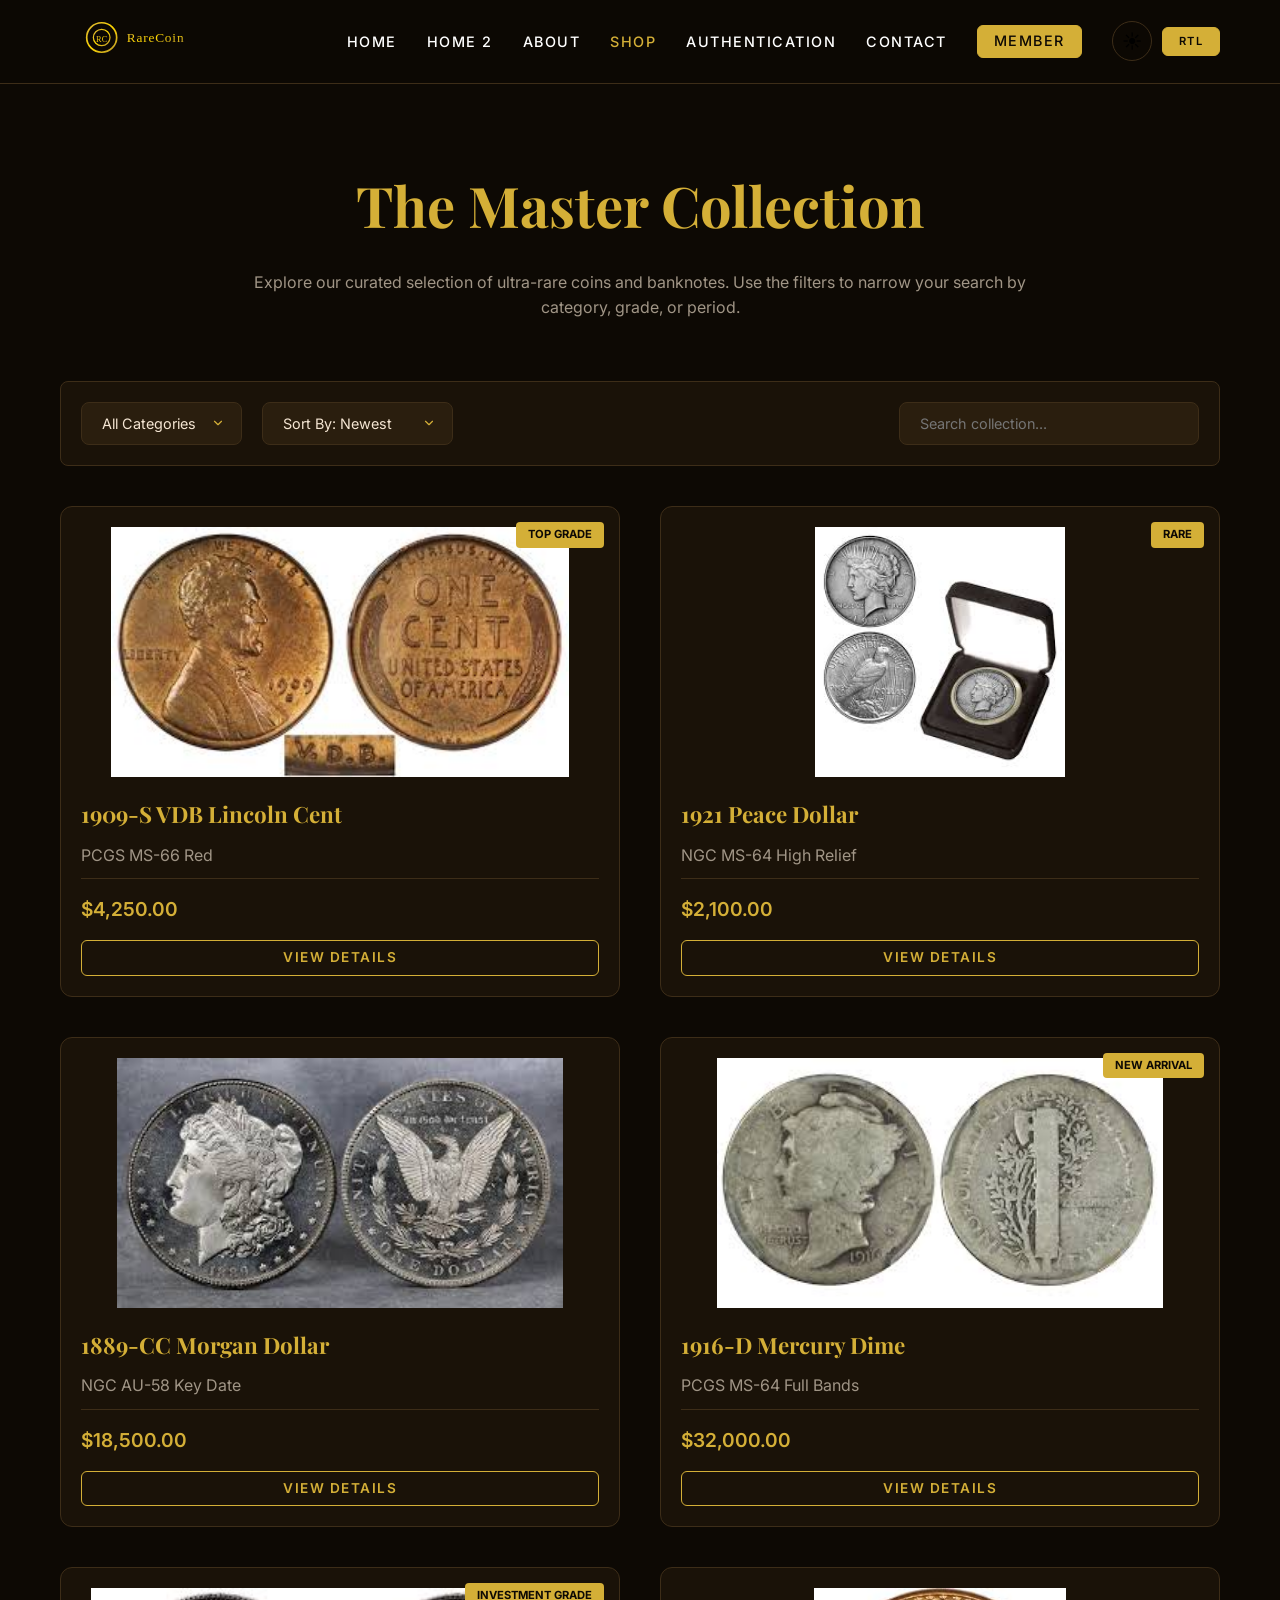
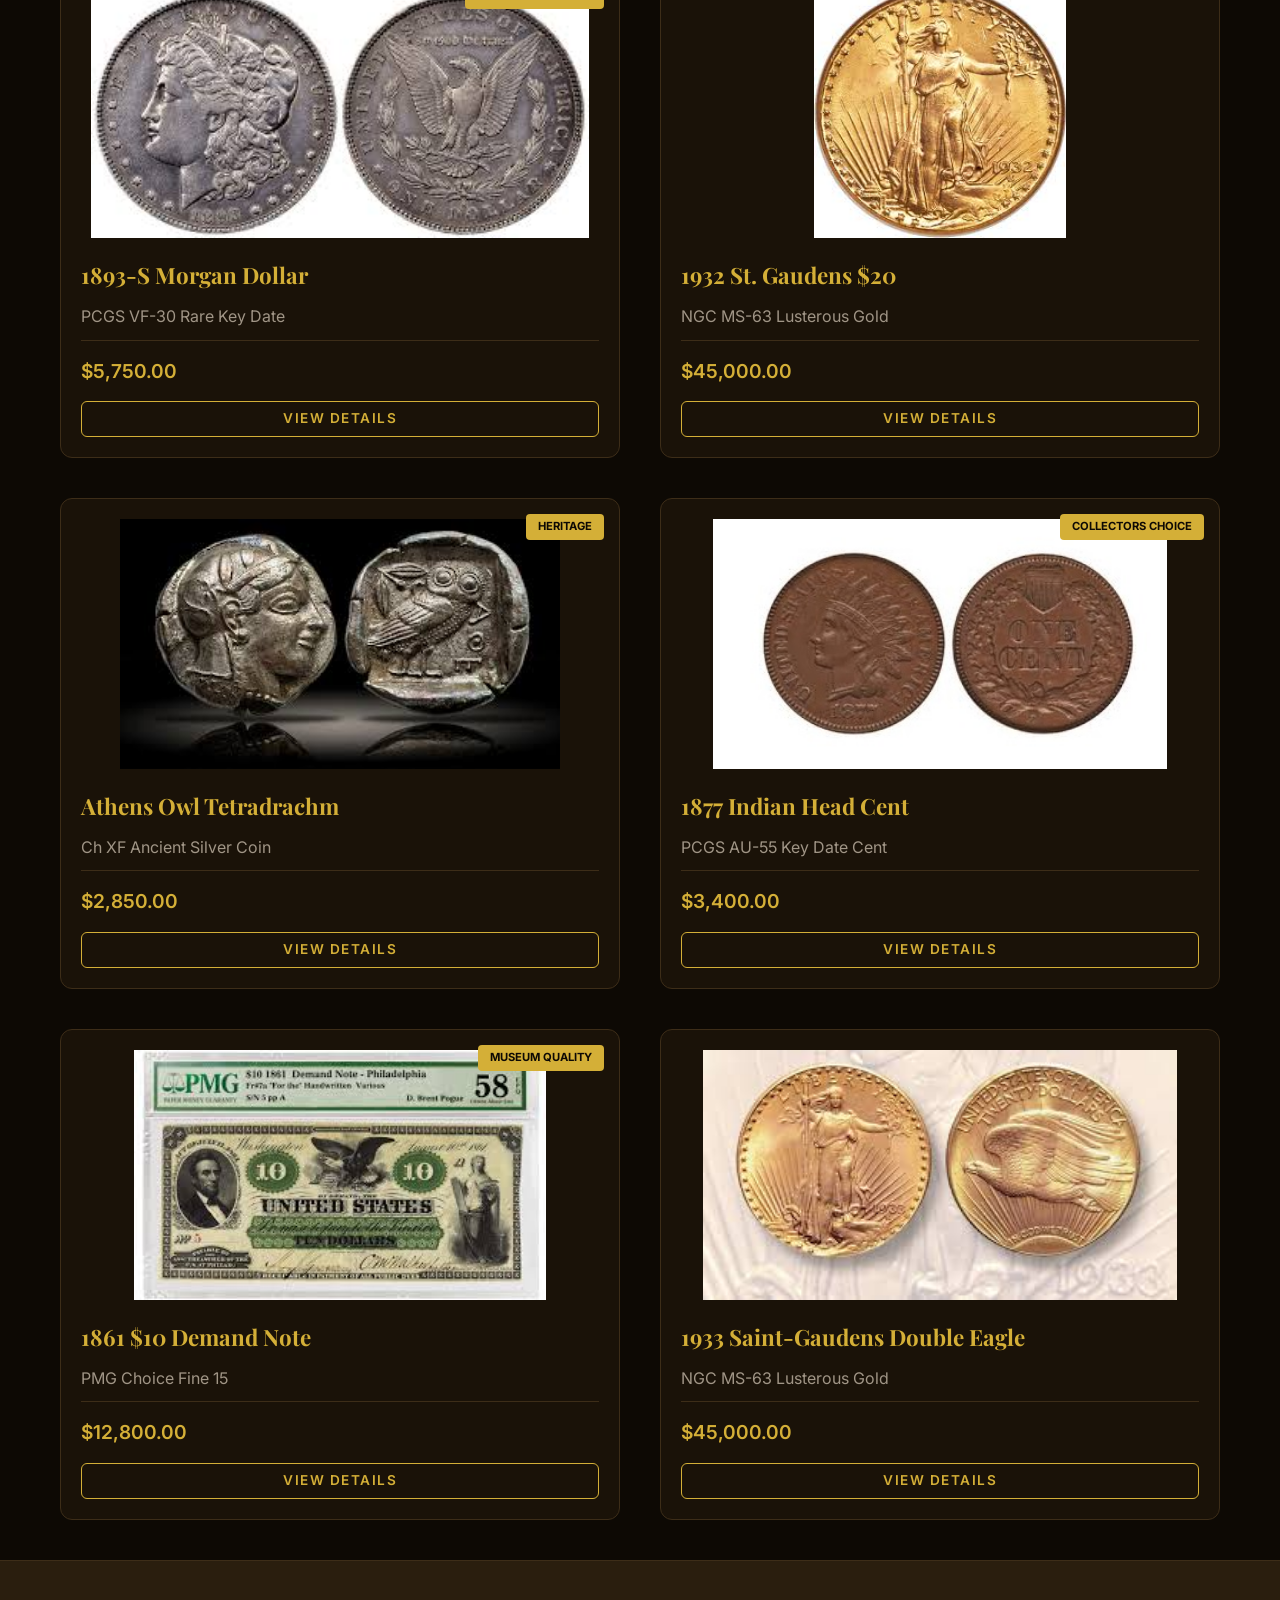
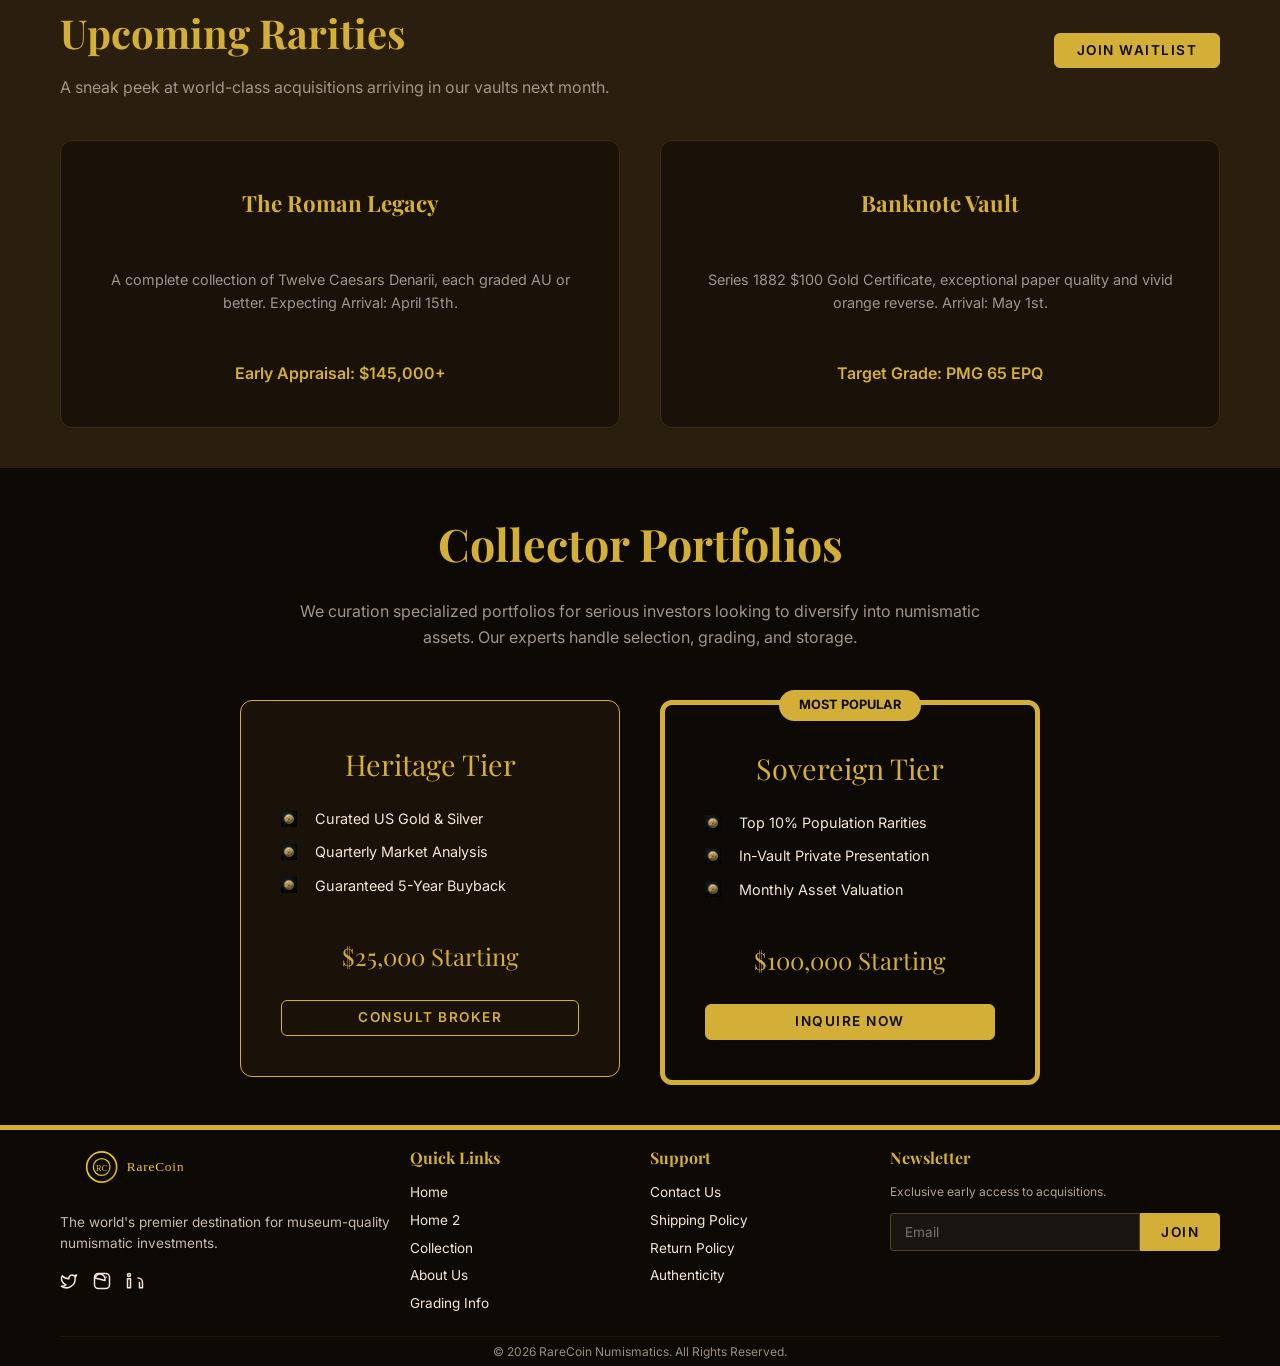
<file: shop.html>
<!DOCTYPE html>
<html lang="en" dir="ltr">

<head>
    <meta charset="UTF-8">
    <meta name="viewport" content="width=device-width, initial-scale=1.0">
    <title>Collection | RareCoin Numismatics</title>
    <link rel="stylesheet" href="css/styles.css">
    <link rel="icon" type="image/svg+xml" href="assets/favicon.svg">
    <link rel="preconnect" href="https://fonts.googleapis.com">
    <link rel="preconnect" href="https://fonts.gstatic.com" crossorigin>
    <link
        href="https://fonts.googleapis.com/css2?family=Crimson+Pro:wght@400;600;700&family=Playfair+Display:ital,wght@0,400;0,700;1,400&family=Inter:wght@400;500;600&display=swap"
        rel="stylesheet">
</head>

<body>
    <header>
        <div class="container flex justify-between align-center">
            <button id="menu-btn" class="hamburger" aria-label="Toggle Menu">
                <span class="hamburger-line"></span>
                <span class="hamburger-line"></span>
                <span class="hamburger-line"></span>
            </button>
            <div class="logo-container">
                <a href="index.html">
                    <img src="assets/logo.svg" alt="RareCoin Logo" width="150">
                </a>
            </div>

            <nav>
                <ul class="nav-links flex align-center">
                    <li><a href="index.html">Home</a></li>
                    <li><a href="index2.html">Home 2</a></li>
                    <li><a href="about.html">About</a></li>
                    <li><a href="shop.html" class="active">Shop</a></li>
                    <li><a href="grading.html">Authentication</a></li>
                    <li><a href="contact.html">Contact</a></li>
                    <li><a href="auth.html" class="btn btn-primary" style="padding: 8px 16px;">Member</a></li>
                    <li class="flex align-center gap-10">
                        <button id="theme-toggle" class="theme-toggle-btn">☀️</button>
                        <button id="rtl-toggle" class="btn btn-primary"
                            style="padding: 8px 16px; font-size: 0.7rem;">RTL</button>
                    </li>
                </ul>
            </nav>
        </div>
    </header>

    <main style="padding-top: 120px;">
        <section class="shop-header section-padding">
            <div class="container">
                <h1 class="text-center" style="font-size: 3.5rem; margin-bottom: 20px;">The Master Collection</h1>
                <p class="text-center" style="color: var(--text-muted); max-width: 800px; margin: 0 auto 60px;">Explore
                    our curated selection of ultra-rare coins and banknotes. Use the filters to narrow your search by
                    category, grade, or period.</p>

                <div class="shop-filters flex justify-between align-center flex-wrap"
                    style="gap: 20px; background: var(--surface-color); padding: 20px; border-radius: 8px; border: 1px solid var(--border-color); margin-bottom: 40px;">
                    <div class="flex align-center gap-20">
                        <select class="shop-filter-select">
                            <option>All Categories</option>
                            <option>Gold Coins</option>
                            <option>Silver Coins</option>
                            <option>Banknotes</option>
                            <option>Ancient Coins</option>
                        </select>
                        <select class="shop-filter-select">
                            <option>Sort By: Newest</option>
                            <option>Price: Low to High</option>
                            <option>Price: High to Low</option>
                            <option>Rarity Score</option>
                        </select>
                    </div>
                    <div class="search-box">
                        <input type="text" placeholder="Search collection..." class="shop-filter-select" style="width: 300px; cursor: text; background-image: none;">
                    </div>
                </div>

                <div class="product-grid" id="product-grid">
                    <!-- Products will be loaded dynamically from js/products.js -->
                </div>
            </div>
        </section>

        <section class="upcoming-rarities section-padding"
            style="background: var(--surface-light); border-top: 1px solid var(--border-color);">
            <div class="container">
                <div class="flex align-center justify-between" style="margin-bottom: 40px;">
                    <div>
                        <h2 style="font-size: 2.5rem; margin-bottom: 10px;">Upcoming Rarities</h2>
                        <p style="color: var(--text-muted);">A sneak peek at world-class acquisitions arriving in our
                            vaults next month.</p>
                    </div>
                    <a href="#" class="btn btn-primary">Join Waitlist</a>
                </div>

                <div class="flex gap-40 flex-wrap">
                    <div class="info-card" style="flex: 1; min-width: 300px;">
                        <h3 class="serif" style="margin-bottom: 15px;">The Roman Legacy</h3>
                        <p style="font-size: 0.9rem; margin-bottom: 20px;">A complete collection of Twelve Caesars
                            Denarii, each graded AU or better. Expecting Arrival: April 15th.</p>
                        <div class="flex justify-center">
                            <span style="color: var(--primary-color); font-weight: 600;">Early Appraisal:
                                $145,000+</span>
                        </div>
                    </div>
                    <div class="info-card" style="flex: 1; min-width: 300px;">
                        <h3 class="serif" style="margin-bottom: 15px;">Banknote Vault</h3>
                        <p style="font-size: 0.9rem; margin-bottom: 20px;">Series 1882 $100 Gold Certificate,
                            exceptional paper quality and vivid orange reverse. Arrival: May 1st.</p>
                        <div class="flex justify-center">
                            <span style="color: var(--primary-color); font-weight: 600;">Target Grade: PMG 65 EPQ</span>
                        </div>
                    </div>
                </div>
            </div>
        </section>

        <section class="investment-portfolios section-padding">
            <div class="container text-center">
                <h2 style="font-size: 2.8rem; margin-bottom: 20px;">Collector Portfolios</h2>
                <p style="color: var(--text-muted); max-width: 700px; margin: 0 auto 50px;">We curation specialized
                    portfolios for serious investors looking to diversify into numismatic assets. Our experts handle
                    selection, grading, and storage.</p>

                <div class="flex gap-40 justify-center flex-wrap">
                    <div class="portfolio-card">
                        <div class="serif" style="font-size: 1.8rem; color: var(--primary-color); margin-bottom: 20px;">
                            Heritage Tier</div>
                        <ul
                            style="list-style: none; padding: 0; margin-bottom: 30px; text-align: left; font-size: 0.9rem;">
                            <li style="margin-bottom: 10px; display: flex; gap: 10px;"><img
                                     src="assets/icons/trust_expert.png" alt="Check" class="icon-img icon-check"> Curated
                                 US Gold &
                                 Silver</li>
                            <li style="margin-bottom: 10px; display: flex; gap: 10px;"><img
                                     src="assets/icons/trust_expert.png" alt="Check" class="icon-img icon-check">
                                 Quarterly Market
                                 Analysis</li>
                            <li style="margin-bottom: 10px; display: flex; gap: 10px;"><img
                                     src="assets/icons/trust_expert.png" alt="Check" class="icon-img icon-check">
                                 Guaranteed 5-Year
                                 Buyback</li>
                        </ul>
                        <div class="serif" style="font-size: 1.5rem; margin-bottom: 25px;">$25,000 Starting</div>
                        <a href="contact.html" class="btn btn-outline btn-full">Consult Broker</a>
                    </div>
                    <div class="portfolio-card featured">
                        <span
                            style="position: absolute; top: -15px; left: 50%; transform: translateX(-50%); background: var(--primary-color); color: var(--bg-color); padding: 5px 20px; border-radius: 20px; font-weight: 700; font-size: 0.8rem;">MOST
                            POPULAR</span>
                        <div class="serif" style="font-size: 1.8rem; color: var(--primary-color); margin-bottom: 20px;">
                            Sovereign Tier</div>
                        <ul
                            style="list-style: none; padding: 0; margin-bottom: 30px; text-align: left; font-size: 0.9rem;">
                            <li style="margin-bottom: 10px; display: flex; gap: 10px;"><img
                                     src="assets/icons/trust_expert.png" alt="Check" class="icon-img icon-check"> Top 10%
                                 Population
                                 Rarities</li>
                            <li style="margin-bottom: 10px; display: flex; gap: 10px;"><img
                                     src="assets/icons/trust_expert.png" alt="Check" class="icon-img icon-check">
                                 In-Vault Private
                                 Presentation</li>
                            <li style="margin-bottom: 10px; display: flex; gap: 10px;"><img
                                     src="assets/icons/trust_expert.png" alt="Check" class="icon-img icon-check"> Monthly
                                 Asset
                                 Valuation</li>
                        </ul>
                        <div class="serif" style="font-size: 1.5rem; margin-bottom: 25px;">$100,000 Starting</div>
                        <a href="contact.html" class="btn btn-primary btn-full">Inquire Now</a>
                    </div>
                </div>
            </div>
        </section>
    </main>

    <footer>
        <div class="container">
            <div class="footer-grid">
                <div class="footer-info">
                    <img src="assets/logo.svg" alt="RareCoin Logo" width="120" style="margin-bottom: 15px;">
                    <p style="color: #f5e6d3; font-size: 0.85rem; opacity: 0.8; line-height: 1.5;">The world's premier
                        destination for museum-quality numismatic investments.</p>
                    <div class="social-links">
                        <a href="#" title="Twitter"><svg width="18" height="18" viewBox="0 0 24 24" fill="none"
                                stroke="currentColor" stroke-width="2" stroke-linecap="round" stroke-linejoin="round">
                                <path
                                    d="M22 4s-.7 2.1-2 3.4c1.6 10-9.4 17.3-18 11.6 2.2.1 4.4-.6 6-2C3 15.5.5 9.6 3 5c2.2 2.6 5.6 4.1 9 4-.9-4.2 4-6.6 7-3.8 1.1 0 3-1.2 3-1.2z" />
                            </svg></a>
                        <a href="#" title="Instagram"><svg width="18" height="18" viewBox="0 0 24 24" fill="none"
                                stroke="currentColor" stroke-width="2" stroke-linecap="round" stroke-linejoin="round">
                                <rect x="2" y="2" width="20" height="20" rx="5" ry="5" />
                                <path d="M16 11.37A4 0 1 1 12.63 8 4 4 0 0 1 16 11.37z" />
                                <line x1="17.5" y1="6.5" x2="17.51" y2="6.5" />
                            </svg></a>
                        <a href="#" title="LinkedIn"><svg width="18" height="18" viewBox="0 0 24 24" fill="none"
                                stroke="currentColor" stroke-width="2" stroke-linecap="round" stroke-linejoin="round">
                                <path
                                    d="M16 8a6 6 0 0 1 6 6v7h-4v-7a2 0 0 0-2-2 2 2 0 0 0-2 2v7h-4v-7a6 6 0 0 1 6-6z" />
                                <rect x="2" y="9" width="4" height="12" />
                                <circle cx="4" cy="4" r="2" />
                            </svg></a>
                    </div>
                </div>
                <div class="footer-links">
                    <h4>Quick Links</h4>
                    <ul>
                        <li><a href="index.html">Home</a></li>
                        <li><a href="index2.html">Home 2 </a></li>
                        <li><a href="shop.html">Collection</a></li>
                        <li><a href="about.html">About Us</a></li>
                        <li><a href="grading.html">Grading Info</a></li>
                    </ul>
                </div>
                <div class="footer-links">
                    <h4>Support</h4>
                    <ul>
                        <li><a href="contact.html">Contact Us</a></li>
                        <li><a href="policies.html">Shipping Policy</a></li>
                        <li><a href="policies.html">Return Policy</a></li>
                        <li><a href="policies.html">Authenticity</a></li>
                    </ul>
                </div>
                <div class="footer-links">
                    <h4>Newsletter</h4>
                    <p style="color: #f5e6d3; font-size: 0.75rem; opacity: 0.7; margin-bottom: 12px;">Exclusive early
                        access to acquisitions.</p>
                    <div class="flex">
                        <input type="email" placeholder="Email" class="footer-input">
                        <button class="btn btn-primary footer-btn">Join</button>
                    </div>
                </div>
            </div>
            <div class="footer-bottom text-center">
                <p>&copy; 2026 RareCoin Numismatics. All Rights Reserved.</p>
            </div>
        </div>
    </footer>

    <button id="back-to-top" title="Back to Top">
        <svg width="24" height="24" viewBox="0 0 24 24" fill="none" stroke="currentColor" stroke-width="2"
            stroke-linecap="round" stroke-linejoin="round">
            <path d="M18 15l-6-6-6 6" />
        </svg>
    </button>

    <script src="js/products.js"></script>
    <script src="js/main.js"></script>
    <script>
        document.addEventListener('DOMContentLoaded', () => {
            const productGrid = document.getElementById('product-grid');
            if (productGrid && typeof products !== 'undefined') {
                productGrid.innerHTML = products.map(product => `
                    <div class="product-card">
                        ${product.badge ? `<span class="product-badge">${product.badge}</span>` : ''}
                        <img src="${product.image}" alt="${product.name}">
                        <div class="product-info">
                            <h3>${product.name}</h3>
                            <p style="color: var(--text-muted); margin-bottom: 10px;">${product.grade}</p>
                            <div class="product-footer">
                                <span class="product-price">${product.price}</span>
                                <a href="product.html?id=${product.id}" class="btn btn-outline btn-full">View Details</a>
                            </div>
                        </div>
                    </div>
                `).join('');
            }
        });
    </script>
</body>

</html>
</file>
<file: css/styles.css>
:root {
    --primary-color: #d4af37;
    /* Gold */
    --primary-glow: rgba(212, 175, 55, 0.3);
    --secondary-color: #f5e6d3;
    /* Parchment */
    --accent-color: #8b6d2e;
    --accent-blue: #00d2ff;
    /* Cyan for the accent line */

    --font-serif: 'Playfair Display', Georgia, serif;
    --font-sans: 'Inter', system-ui, -apple-system, sans-serif;

    --transition: 0.3s cubic-bezier(0.4, 0, 0.2, 1);

    /* Dark Theme (Default) */
    --bg-color: #0d0904;
    --surface-color: #1a1208;
    --surface-light: #2a1e0e;
    --text-color: #f5e6d3;
    --text-muted: #a09586;
    --border-color: #3d2d18;
}

[data-theme="light"] {
    --bg-color: #fdfaf5;
    --surface-color: #ffffff;
    --surface-light: #f0ece2;
    --text-color: #1a1208;
    --text-muted: #555555;
    --border-color: #d1cfc7;
}

* {
    margin: 0;
    padding: 0;
    box-sizing: border-box;
}

[dir="rtl"] {
    text-align: right;
    /* Global fallback for older alignment */
}

body {
    background-color: var(--bg-color);
    color: var(--text-color);
    font-family: var(--font-sans);
    line-height: 1.6;
    overflow-x: hidden;
}

h1,
h2,
h3,
h4,
.serif {
    font-family: var(--font-serif);
    color: var(--primary-color);
}

a {
    text-decoration: none;
    color: inherit;
    transition: var(--transition);
}

button {
    cursor: pointer;
    border: none;
    background: none;
    font-family: inherit;
}

/* Utilities */
.container {
    max-width: 1200px;
    margin: 0 auto;
    padding: 0 20px;
}

.flex {
    display: flex;
}

.flex-column {
    display: flex;
    flex-direction: column;
}

.align-center {
    align-items: center;
}

.justify-between {
    justify-content: space-between;
}

.justify-center {
    justify-content: center;
}

.align-start {
    align-items: flex-start;
}

.align-end {
    align-items: flex-end;
}

.text-center {
    text-align: center;
}

/* Grid Override for Experts */
.experts-grid {
    grid-template-columns: repeat(2, 1fr) !important;
    max-width: 1000px;
    margin: 0 auto;
}

@media (max-width: 768px) {
    .experts-grid {
        grid-template-columns: 1fr !important;
    }
}

.gap-10 {
    gap: 10px;
}

.gap-20 {
    gap: 20px;
}

.gap-40 {
    gap: 40px;
}

.btn {
    padding: 10px 22px;
    border-radius: 6px;
    font-weight: 600;
    display: inline-flex;
    align-items: center;
    justify-content: center;
    transition: var(--transition);
    text-transform: uppercase;
    letter-spacing: 1.5px;
    font-size: 0.85rem;
    line-height: 1;
}

.btn-primary {
    background-color: var(--primary-color);
    color: var(--bg-color);
    border: 1px solid var(--primary-color);
}

.btn-primary:hover {
    background-color: transparent;
    color: var(--primary-color);
    box-shadow: 0 0 15px var(--primary-glow);
}

.btn-outline {
    border: 1px solid var(--primary-color);
    color: var(--primary-color);
}

.btn-outline:hover {
    background-color: var(--primary-color);
    color: var(--bg-color);
}

[data-theme="light"] .btn-outline:hover {
    color: #1a1208;
    /* Dark text in light mode hover */
}

.btn-outline:hover img {
    filter: brightness(0);
    /* Make gold icons dark on gold hover background */
}

.social-icon-circle {
    display: flex;
    align-items: center;
    justify-content: center;
    background: var(--surface-light);
    padding: 15px;
    border-radius: 50%;
    border: 1px solid var(--border-color);
    transition: var(--transition);
}

.social-icon-circle:hover {
    border-color: var(--primary-color);
    transform: translateY(-5px) scale(1.05);
    box-shadow: 0 10px 20px rgba(212, 175, 55, 0.2);
    background: var(--surface-color);
}

.social-icon-circle img {
    transition: var(--transition);
}

.social-icon-circle:hover img {
    filter: drop-shadow(0 0 5px var(--primary-color));
}

.btn-outline-white {
    border: 1px solid rgba(255, 255, 255, 0.8);
    color: #ffffff;
    background: rgba(255, 255, 255, 0.1);
    backdrop-filter: blur(5px);
}

.btn-outline-white:hover {
    background-color: #ffffff;
    color: #000000;
    box-shadow: 0 0 20px rgba(255, 255, 255, 0.4);
    transform: translateY(-2px);
}

.icon-img {
    height: auto;
    object-fit: contain;
    vertical-align: middle;
}

.icon-trust {
    width: 48px;
    margin-bottom: 10px;
}

.icon-social {
    width: 20px;
}

.icon-process {
    width: 40px;
    margin-bottom: 15px;
}

.icon-service {
    width: 40px;
}

.icon-check {
    width: 16px;
    margin-right: 8px;
}

.icon-ui {
    width: 24px;
}

.section-padding {
    padding: 40px 0;
}

/* Header & Nav */
header {
    padding: 10px 0;
    /* Reduced from 20px */
    position: fixed;
    top: 0;
    width: 100%;
    z-index: 1000;
    transition: var(--transition);
    background: rgba(13, 9, 4, 0.95);
    backdrop-filter: blur(10px);
    border-bottom: 1px solid var(--border-color);
}

/* Logo Consistency */
.logo-container img,
.footer-info img {
    height: 45px !important;
    /* Unified size */
    width: 150px !important;
    /* Unified size */
    object-fit: contain;
}

.nav-links {
    list-style: none;
    gap: 30px;
}

.nav-links li a.btn-primary {
    color: var(--bg-color);
    /* Matches the primary button theme */
}

.nav-links li a {
    color: #ffffff;
    /* Explicitly white for contrast against dark header */
    font-size: 0.9rem;
    font-weight: 500;
    text-transform: uppercase;
    letter-spacing: 1.5px;
}

.nav-links li a:hover,
.nav-links li a.active {
    color: var(--primary-color);
}

/* Hamburger Menu Button */
.hamburger {
    display: none;
    flex-direction: column;
    justify-content: space-between;
    width: 30px;
    height: 20px;
    background: transparent;
    border: none;
    cursor: pointer;
    padding: 0;
    z-index: 1100;
    transition: var(--transition);
}

.hamburger-line {
    width: 100%;
    height: 2px;
    background-color: var(--primary-color);
    transition: var(--transition);
    transform-origin: left center;
}

.hamburger.open .hamburger-line:nth-child(1) {
    transform: rotate(45deg);
}

.hamburger.open .hamburger-line:nth-child(2) {
    width: 0%;
    opacity: 0;
}

.hamburger.open .hamburger-line:nth-child(3) {
    transform: rotate(-45deg);
}

/* Logo Styling */
.logo-container {
    padding: 5px 0;
    transition: var(--transition);
}

/* RTL Specifics - Simplified with Logical Properties */
[dir="rtl"] .nav-links {
    flex-direction: row;
    /* Logical properties handle spacing */
}

[dir="rtl"] header .container {
    flex-direction: row;
    /* Logical properties handle spacing */
}

.logo-container {
    padding: 5px 0;
    transition: var(--transition);
    margin-inline-end: auto;
    /* Push nav to the end */
}

/* Hero Section */
.hero {
    min-height: 100vh;
    /* Changed from height: 100vh to ensure content can expand if needed */
    display: flex;
    align-items: center;
    justify-content: center;
    /* Center the container horizontally */
    background: radial-gradient(circle at center, var(--surface-light) 0%, var(--bg-color) 100%);
    position: relative;
    overflow: hidden;
    text-align: center;
    /* Default to center align text in hero */
}

.hero-content {
    flex: 1;
    z-index: 2;
    display: flex;
    flex-direction: column;
    align-items: center;
    /* Center components vertically in the column */
}

.hero-image {
    flex: 1;
    position: relative;
    z-index: 1;
    display: flex;
    justify-content: center;
}

.hero-image img {
    max-width: 90%;
    filter: drop-shadow(0 0 30px var(--primary-glow));
    animation: floating 6s ease-in-out infinite;
}

@keyframes floating {

    0%,
    100% {
        transform: translateY(0px) rotate(0deg);
    }

    50% {
        transform: translateY(-20px) rotate(5deg);
    }
}

.hero h1,
.hero-v2 h1 {
    font-size: clamp(1.5rem, 8vw, 4rem);
    /* Defensive mobile typography */
    line-height: 1.2;
    margin-bottom: 20px;
    padding-inline: 10px;
    width: 100%;
}

h1 {
    font-size: clamp(1.7rem, 6vw, 4rem);
}

h2 {
    font-size: clamp(1.5rem, 5vw, 3rem);
}

h3 {
    font-size: clamp(1.3rem, 4vw, 1.8rem);
}

.hero p {
    font-size: 1.2rem;
    color: var(--text-muted);
    margin-bottom: 40px;
    max-width: 800px;
    margin-inline: auto;
    /* Center with logical margin */
}

/* Auction & Product Grids */
.auction-grid,
.product-grid,
.trust-grid-container {
    display: grid;
    grid-template-columns: repeat(2, 1fr);
    gap: 40px;
    margin: 0 auto;
    max-width: 1200px;
}



.auction-card {
    background: var(--surface-color);
    border: 1px solid var(--border-color);
    border-radius: 12px;
    overflow: hidden;
    transition: var(--transition);
    display: flex;
    flex-direction: column;
    height: 100%;
}

.auction-card:hover {
    transform: translateY(-10px);
    border-color: var(--primary-color);
    box-shadow: 0 10px 30px rgba(0, 0, 0, 0.5);
}

.auction-image {
    width: 100%;
    aspect-ratio: 16 / 9;
    height: auto;
    object-fit: cover;
    display: block;
    border-bottom: 1px solid var(--border-color);
}

.auction-content {
    padding: 25px;
    flex-grow: 1;
    display: flex;
    flex-direction: column;
}

@media (max-width: 992px) {

    .auction-grid,
    .product-grid {
        grid-template-columns: repeat(2, 1fr);
    }
}

@media (max-width: 768px) {

    .auction-grid,
    .product-grid,
    .trust-grid-container {
        grid-template-columns: 1fr;
        gap: 30px;
    }
}



.product-card {
    background: var(--surface-color);
    border: 1px solid var(--border-color);
    padding: 20px;
    border-radius: 12px;
    transition: var(--transition);
    position: relative;
    overflow: hidden;
    display: flex;
    flex-direction: column;
    height: 100%;
}

.product-card:hover {
    transform: translateY(-10px);
    border-color: var(--primary-color);
    box-shadow: 0 10px 30px rgba(0, 0, 0, 0.5);
}

.product-card img {
    width: 100%;
    height: 250px;
    object-fit: contain;
    margin-bottom: 20px;
    transition: var(--transition);
}

.product-card:hover img {
    transform: scale(1.1) rotate(5deg);
}

.product-badge {
    position: absolute;
    top: 15px;
    inset-inline-end: 15px;
    /* Use logical positioning */
    background: var(--primary-color);
    color: var(--bg-color);
    padding: 4px 12px;
    font-size: 0.7rem;
    font-weight: 700;
    text-transform: uppercase;
    border-radius: 4px;
}

.product-info {
    display: flex;
    flex-direction: column;
    flex-grow: 1;
}

.product-info h3 {
    margin-bottom: 10px;
    font-size: 1.4rem;
}

.product-price {
    color: var(--primary-color);
    font-weight: 600;
    font-size: 1.2rem;
}

.product-footer {
    display: flex;
    flex-direction: column;
    gap: 15px;
    margin-top: auto;
    padding-top: 15px;
    border-top: 1px solid var(--border-color);
}

.btn-full {
    width: 100%;
    text-align: center;
}

/* Product Detail */
.product-detail-grid {
    display: grid;
    grid-template-columns: 1fr 1fr;
    gap: 60px;
    align-items: start;
}

@media (max-width: 992px) {
    .product-detail-grid {
        grid-template-columns: 1fr;
        gap: 20px;
        max-width: 650px;
        margin: 0 auto;
        text-align: center;
    }

    .product-gallery {
        position: static;
        margin-bottom: 0;
    }

    .product-meta {
        display: flex;
        flex-direction: column;
        align-items: center;
    }

    .product-meta h1 {
        font-size: 2.2rem;
        margin-bottom: 20px;
    }

    .grading-badge {
        justify-content: center;
        margin-inline: auto;
    }
}

.centered-grid {
    grid-template-columns: 1fr !important;
    text-align: center;
    max-width: 800px;
    margin: 0 auto;
}

.centered-grid .flex {
    justify-content: center;
}

.product-gallery {
    position: sticky;
    top: 140px;
}

.main-image {
    background: var(--surface-light);
    border: 1px solid var(--border-color);
    border-radius: 12px;
    padding: 40px;
    margin-bottom: 20px;
    display: flex;
    justify-content: center;
    overflow: hidden;
}

.main-image img {
    max-width: 100%;
    transition: transform 0.5s ease;
}

.main-image:hover img {
    transform: scale(1.5);
    cursor: zoom-in;
}

.thumb-grid {
    display: grid;
    grid-template-columns: repeat(4, 1fr);
    gap: 15px;
}

.thumb-item {
    background: var(--surface-color);
    border: 1px solid var(--border-color);
    border-radius: 8px;
    padding: 10px;
    cursor: pointer;
    transition: var(--transition);
}

.thumb-item:hover {
    border-color: var(--primary-color);
}

.product-meta h1 {
    font-size: 3rem;
    margin-bottom: 15px;
}

.grading-badge {
    display: inline-flex;
    align-items: center;
    gap: 10px;
    background: var(--surface-light);
    padding: 8px 16px;
    border-radius: 4px;
    border: 1px solid var(--primary-color);
    margin-bottom: 30px;
    text-align: start;
    /* Adapts to RTL */
}

@media (max-width: 576px) {
    .grading-badge {
        flex-direction: column;
        align-items: flex-start;
        gap: 5px;
        width: 100%;
    }

    .grading-badge span:nth-child(2) {
        display: none;
    }
}

.price-tag {
    font-size: 2.5rem;
    color: var(--primary-color);
    font-weight: 700;
    margin-bottom: 40px;
}

.spec-list {
    margin-bottom: 40px;
    width: 100%;
}

.spec-item {
    display: flex;
    justify-content: space-between;
    padding: 12px 0;
    border-block-end: 1px solid var(--border-color);
    /* Logical border */
}

@media (max-width: 576px) {
    .spec-item {
        flex-direction: column;
        align-items: flex-start;
        gap: 5px;
    }

    .price-tag {
        font-size: 2rem;
        margin-bottom: 25px;
    }
}

.spec-label {
    color: var(--text-muted);
    font-weight: 500;
}

/* Forms */
.form-group {
    margin-bottom: 20px;
}

.form-group label {
    display: block;
    margin-bottom: 8px;
    font-weight: 500;
    text-align: left;
}

[dir="rtl"] .form-group label {
    text-align: right;
}

.form-control {
    width: 100%;
    padding: 14px 18px;
    background: var(--surface-light);
    border: 1px solid var(--border-color);
    color: var(--text-color);
    border-radius: 8px;
    font-family: inherit;
    transition: all var(--transition);
    font-size: 0.95rem;
}

.form-control::placeholder {
    color: var(--text-muted);
    opacity: 0.5;
}

select.form-control {
    appearance: none;
    -webkit-appearance: none;
    -moz-appearance: none;
    background-image: url("data:image/svg+xml,%3Csvg xmlns='http://www.w3.org/2000/svg' width='12' height='12' viewBox='0 0 24 24' fill='none' stroke='%23d4af37' stroke-width='2' stroke-linecap='round' stroke-linejoin='round'%3E%3Cpath d='M6 9l6 6 6-6'/%3E%3C/svg%3E");
    background-repeat: no-repeat;
    background-position: right 16px center;
    background-size: 16px;
    padding-right: 45px;
    cursor: pointer;
}

[dir="rtl"] select.form-control {
    background-position: left 16px center;
    padding-right: 18px;
    padding-left: 45px;
}

.form-control:focus {
    outline: none;
    border-color: var(--primary-color);
    background: var(--surface-color);
    box-shadow: 0 0 0 3px var(--primary-glow), 0 10px 20px rgba(0, 0, 0, 0.2);
    transform: translateY(-2px);
}

textarea.form-control {
    resize: vertical;
    min-height: 120px;
}

/* Info Sections */
.info-card {
    background: var(--surface-color);
    padding: 40px;
    border-radius: 12px;
    border: 1px solid var(--border-color);
    height: 100%;
    text-align: center;
    display: flex;
    flex-direction: column;
}

.contact-form-card {
    text-align: left;
    align-items: stretch;
}

.contact-form-card form {
    width: 100%;
}

[dir="rtl"] .contact-form-card {
    text-align: right;
}

.footer-input {
    background: rgba(255, 255, 255, 0.05);
    border: 1px solid rgba(212, 175, 55, 0.3);
    padding: 10px 14px;
    color: #fff;
    border-radius: 4px 0 0 4px;
    width: 100%;
    font-size: 0.85rem;
    font-family: inherit;
    transition: var(--transition);
}

.footer-input:focus {
    outline: none;
    border-color: var(--primary-color);
    background: rgba(255, 255, 255, 0.1);
}

[dir="rtl"] .footer-input {
    border-radius: 0 4px 4px 0;
}

.footer-btn {
    border-radius: 0 4px 4px 0;
    padding: 10px 20px;
    font-size: 0.85rem;
}

[dir="rtl"] .footer-btn {
    border-radius: 4px 0 0 4px;
}

.shop-filter-select {
    background: var(--surface-light);
    color: var(--text-color);
    border: 1px solid var(--border-color);
    padding: 12px 20px;
    border-radius: 8px;
    font-size: 0.9rem;
    font-family: inherit;
    cursor: pointer;
    transition: var(--transition);
    appearance: none;
    -webkit-appearance: none;
    background-image: url("data:image/svg+xml,%3Csvg xmlns='http://www.w3.org/2000/svg' width='12' height='12' viewBox='0 0 24 24' fill='none' stroke='%23d4af37' stroke-width='2' stroke-linecap='round' stroke-linejoin='round'%3E%3Cpath d='M6 9l6 6 6-6'/%3E%3C/svg%3E");
    background-repeat: no-repeat;
    background-position: right 16px center;
    background-size: 14px;
    padding-right: 45px;
}

[dir="rtl"] .shop-filter-select {
    background-position: left 16px center;
    padding-right: 20px;
    padding-left: 45px;
}

.shop-filter-select:focus {
    outline: none;
    border-color: var(--primary-color);
    box-shadow: 0 0 0 3px var(--primary-glow);
}

.info-card .btn {
    margin-top: auto;
}

/* Category Quick Links (index2.html) */
.category-quick-links {
    display: grid;
    grid-template-columns: repeat(2, 1fr);
    gap: 20px;
    margin-top: 50px;
}


.quick-link-card {
    background: rgba(212, 175, 55, 0.1);
    border: 1px solid rgba(212, 175, 55, 0.3);
    padding: 20px;
    color: var(--primary-color);
    text-decoration: none;
    transition: all 0.3s ease;
    backdrop-filter: blur(5px);
}

.quick-link-card:hover {
    background: var(--primary-color);
    color: var(--bg-color);
    transform: translateY(-5px);
}

.quick-link-card:hover h4,
.quick-link-card:hover .serif {
    color: var(--bg-color) !important;
}

/* Auction Section */

@media (max-width: 900px) {
    .auction-grid {
        grid-template-columns: 1fr;
    }
}


.auction-card:hover {
    border-color: var(--primary-color);
    transform: translateY(-5px);
}


.auction-content {
    padding: 20px;
}

.auction-date {
    display: inline-block;
    padding: 4px 10px;
    background: var(--primary-color);
    color: var(--bg-color);
    font-size: 0.75rem;
    font-weight: 700;
    border-radius: 4px;
    margin-bottom: 10px;
}

/* Appraisal Section */
.appraisal-split {
    display: grid;
    grid-template-columns: 1fr 1fr;
    gap: 60px;
    align-items: center;
}

@media (max-width: 768px) {
    .appraisal-split {
        grid-template-columns: 1fr;
        gap: 40px;
    }
}

.appraisal-image {
    border-radius: 12px;
    border: 1px solid var(--primary-color);
    overflow: hidden;
    box-shadow: 0 0 30px var(--primary-glow);
}

.appraisal-image img {
    width: 100%;
    display: block;
    transition: var(--transition);
}

.appraisal-image:hover img {
    transform: scale(1.05);
}

/* Values Section */
.values-grid {
    display: grid;
    grid-template-columns: repeat(2, 1fr);
    gap: 30px;
    margin-top: 50px;
}


@media (max-width: 768px) {
    .values-grid {
        grid-template-columns: 1fr;
    }
}

.value-card {
    background: var(--surface-light);
    border: 1px solid var(--border-color);
    padding: 30px;
    border-radius: 12px;
    transition: var(--transition);
    display: flex;
    flex-direction: column;
    align-items: center;
    text-align: center;
    height: 100%;
}

.value-card p {
    flex-grow: 1;
}

.value-card:hover {
    border-color: var(--primary-color);
    transform: translateY(-5px);
    box-shadow: 0 10px 30px rgba(0, 0, 0, 0.3);
}

.value-icon {
    font-size: 2.5rem;
    margin-bottom: 20px;
    display: block;
}

/* CTA Section Banner */
.cta-banner {
    padding: 100px 0;
    background: linear-gradient(rgba(13, 9, 4, 0.8), rgba(13, 9, 4, 0.8)), url('https://images.unsplash.com/photo-1610375461246-83caaf203670?q=80&w=2000&auto=format&fit=crop');
    background-size: cover;
    background-position: center;
    background-attachment: fixed;
    border-top: 1px solid var(--primary-color);
    border-bottom: 1px solid var(--primary-color);
}

/* Footer */
/* Footer Redesign */
footer {
    background: #0d0904 !important;
    /* Force dark background always */
    color: #f5e6d3 !important;
    /* Force light text visibility */
    padding: 15px 0 5px;
    /* Even slimmer footer */
    border-top: 5px solid var(--primary-color) !important;
    /* User: 5px border */
    position: relative;
    z-index: 10;
}

.footer-grid {
    display: grid;
    grid-template-columns: 1.5fr 1fr 1fr 1.5fr;
    /* Custom widths for better balance */
    gap: 20px;
    margin-bottom: 15px;
}

@media (max-width: 768px) {
    .footer-grid {
        grid-template-columns: repeat(2, 1fr);
    }
}

@media (max-width: 480px) {
    .footer-grid {
        grid-template-columns: 1fr;
        text-align: center;
    }

    .social-links {
        justify-content: center;
    }
}

.footer-links ul {
    list-style: none;
    /* User: Bullets not needed */
    padding: 0;
}

.footer-links h4 {
    margin-bottom: 12px;
    color: var(--primary-color);
    font-size: 1rem;
}

.footer-links ul li {
    margin-bottom: 6px;
    font-size: 0.85rem;
}

.footer-links a {
    color: #f5e6d3 !important;
    transition: var(--transition);
}

.footer-links a:hover {
    text-decoration: underline;
    /* User requested no color change */
}

.social-links {
    display: flex;
    gap: 15px;
    margin-top: 15px;
}

.social-links a {
    font-size: 1.2rem;
    transition: transform 0.3s ease;
}

.social-links a:hover {
    transform: translateY(-3px);
    text-decoration: none;
}

.footer-bottom {
    padding-top: 5px;
    border-top: 1px solid rgba(212, 175, 55, 0.1);
    font-size: 0.75rem;
    color: rgba(245, 230, 211, 0.6);
    margin-top: 5px;
}

/* Animations */
@keyframes fadeIn {
    from {
        opacity: 0;
        transform: translateY(20px);
    }

    to {
        opacity: 1;
        transform: translateY(0);
    }
}

.fade-in {
    animation: fadeIn 0.8s ease forwards;
}

/* Museum Gallery Section */
.gallery-grid {
    display: grid;
    grid-template-columns: repeat(2, 1fr);
    gap: 30px;
    margin-top: 50px;
}


.gallery-item {
    position: relative;
    border-radius: 12px;
    overflow: hidden;
    aspect-ratio: 16 / 9;
    background: var(--surface-color);
    border: 1px solid var(--border-color);
    transition: var(--transition);
}

.gallery-item img {
    width: 100%;
    height: 100%;
    display: block;
    object-fit: cover;
    transition: transform 0.8s ease;
    filter: sepia(0.3) contrast(1.1);
}

.gallery-overlay {
    position: absolute;
    inset: 0;
    background: linear-gradient(to top, rgba(13, 9, 4, 0.9) 0%, rgba(13, 9, 4, 0.4) 50%, transparent 100%);
    display: flex;
    flex-direction: column;
    justify-content: flex-end;
    padding: 30px;
    opacity: 0;
    transform: translateY(20px);
    transition: var(--transition);
}

.gallery-item:hover {
    border-color: var(--primary-color);
    box-shadow: 0 15px 40px rgba(0, 0, 0, 0.6);
}

.gallery-item:hover img {
    transform: scale(1.1);
}

.gallery-item:hover .gallery-overlay {
    opacity: 1;
    transform: translateY(0);
}

.gallery-content h3 {
    color: var(--primary-color);
    font-size: 1.5rem;
    margin-bottom: 8px;
}

.gallery-content p {
    color: #f5e6d3;
    font-size: 0.85rem;
    line-height: 1.5;
    opacity: 0.8;
}

@media (max-width: 992px) {
    .gallery-grid {
        grid-template-columns: repeat(2, 1fr);
    }
}

@media (max-width: 768px) {
    .gallery-grid {
        grid-template-columns: 1fr;
    }
}

/* Global Grid Utilities - Moved here to ensure overrides */

/* Mobile Responsive */
@media (max-width: 768px) {
    .container {
        padding: 0 15px;
        max-width: 100%;
        /* Allow full width on mobile */
    }

    .hero h1 {
        font-size: 2rem;
        /* Reduced from 2.5rem for better mobile fit */
    }

    .hero p {
        font-size: 0.95rem;
    }

    .hero .flex.gap-20 {
        flex-direction: column;
        align-items: stretch;
        width: 100%;
        max-width: 300px;
        margin: 0 auto;
    }

    .hero .flex.gap-20 .btn {
        margin-left: 0 !important;
        width: 100%;
    }

    .product-detail-grid {
        grid-template-columns: 1fr;
        gap: 40px;
    }

    .product-meta h1 {
        font-size: 2rem;
    }

    .nav-links {
        display: none;
    }

    /* Mobile menu toggled by main.js */

    /* Universal mobile centering (excl. footer) */
    main h1,
    main h2,
    main h3,
    main h4,
    main p,
    main .serif,
    header h1,
    header h2,
    header h3,
    header h4,
    header p,
    .section-padding h1,
    .section-padding h2,
    .section-padding h3,
    .section-padding h4,
    .section-padding p,
    .product-info h3,
    .product-price,
    .product-info p,
    .hero-content h1,
    .hero-content p,
    .hero-content h4,
    .appraisal-info h2,
    .appraisal-info h4,
    .appraisal-info p,
    .auth-container h2,
    .auth-container p,
    .contact-info h2,
    .contact-info p {
        text-align: center !important;
    }

    .hero,
    .hero-v2 {
        padding-top: 100px !important;
        padding-bottom: 60px !important;
        min-height: auto !important;
    }

    /* Center flex buttons and badges on mobile */
    main .flex {
        justify-content: center !important;
    }

    /* Universal Responsive Header Stack */
    .section-padding .flex.justify-between.align-end,
    .section-padding .flex.justify-between.align-center {
        flex-direction: column !important;
        align-items: center !important;
        text-align: center !important;
        gap: 20px;
    }

    /* Mobile Centering for Cards & Footers */
    .product-card,
    .product-info,
    .product-footer,
    .trust-card,
    .info-card,
    .portfolio-card,
    .auction-card,
    .step-card {
        text-align: center !important;
        align-items: center !important;
    }

    .product-price,
    .product-footer,
    .product-footer .btn {
        justify-content: center !important;
        text-align: center !important;
    }

    .product-footer {
        flex-direction: column !important;
        width: 100%;
    }

    .product-footer .btn {
        width: 100%;
        max-width: 300px;
    }

    /* Schedule Appraisal button centering */
    .appraisal-info {
        display: flex;
        flex-direction: column;
        align-items: center;
        text-align: center;
    }

    main .hero-content p {
        margin-inline: auto !important;
        /* Center paragraph with max-width */
    }

    .appraisal-info ul {
        display: inline-block;
        text-align: left;
        /* Keep list items left-aligned but centered as a block */
        margin: 0 auto;
    }

    /* Portfolio options fix - remove fixed width */
    .portfolio-option {
        width: 100% !important;
        max-width: 100% !important;
        margin: 0 auto;
    }

    /* Shop Page Refinements */
    .shop-header h1 {
        font-size: 2.2rem !important;
        /* Override inline 3.5rem */
    }

    .shop-filters {
        flex-direction: column !important;
        align-items: stretch !important;
        gap: 15px !important;
    }

    .shop-filters .flex.align-center.gap-20 {
        flex-direction: column;
        align-items: stretch;
        gap: 10px;
    }

    .shop-filters select {
        width: 100% !important;
    }

    .search-box,
    .search-box input {
        width: 100% !important;
    }

    /* Upcoming Rarities & Portfolios Grid fix */
    .upcoming-rarities .flex.gap-40,
    .investment-portfolios .flex.gap-40 {
        flex-direction: column;
        align-items: center;
        width: 100%;
        gap: 30px;
    }

    .upcoming-rarities .info-card {
        min-width: 100% !important;
        width: 100% !important;
        margin: 0 auto;
    }

    /* Ultra-small screen refinement for hero grid */
    @media (max-width: 360px) {
        .category-quick-links {
            grid-template-columns: repeat(2, 1fr) !important;
            gap: 10px !important;
        }

        .quick-link-card {
            padding: 15px 10px !important;
        }

        .hero-v2-content h1 {
            font-size: 1.8rem !important;
        }
    }
}

@media (max-width: 1024px) {

    /* Auction Highlights Header - Improved Tablet Look */
    .auctions .flex.justify-between.align-end {
        align-items: center !important;
        /* Switch to center align for better balance */
    }
}

/* Header & Hamburger Breakpoint (1100px) */
@media (max-width: 1100px) {
    header .container {
        flex-direction: row !important;
        justify-content: space-between !important;
        align-items: center !important;
        padding: 5px 20px !important;
    }

    .logo-container {
        margin-inline: 0 !important;
        width: auto !important;
        order: 1;
        /* Logo on one side */
    }

    .hamburger {
        display: flex !important;
        order: 2;
        /* Hamburger on the other side */
    }

    .nav-links {
        display: none;
        position: fixed;
        top: 0;
        inset-inline-end: 0;
        width: 80%;
        max-width: 300px;
        height: 100vh;
        background: rgba(13, 9, 4, 0.95) !important;
        backdrop-filter: blur(10px);
        -webkit-backdrop-filter: blur(10px);
        flex-direction: column;
        /* justify-content: center; */
        align-items: center;
        padding: 40px;
        padding-top: 75px;
        box-shadow: -10px 0 30px rgba(0, 0, 0, 0.5);
        z-index: 1050;
        transition: var(--transition);
        border-inline-start: 1px solid rgba(212, 175, 55, 0.2);
    }

    .nav-links.active {
        display: flex;
        animation: slideInRight 0.3s ease forwards;
    }

    @keyframes slideInRight {
        from {
            transform: translateX(100%);
        }

        to {
            transform: translateX(0);
        }
    }
}

/* Auth Page Custom Styles */
.auth-page {
    min-height: 100vh;
    display: flex;
    flex-direction: column;
    justify-content: center;
    align-items: center;
    background: var(--bg-color);
    padding: 40px 20px;
}

.auth-container {
    width: 100%;
    max-width: 450px;
    background: var(--surface-color);
    padding: 40px;
    border-radius: 12px;
    border: 1px solid var(--border-color);
    box-shadow: 0 10px 40px rgba(0, 0, 0, 0.3);
}

.auth-toggle {
    display: flex;
    justify-content: center;
    gap: 30px;
    margin-bottom: 30px;
}

.auth-toggle-btn {
    background: none;
    border: none;
    color: var(--text-muted);
    font-family: var(--font-serif);
    font-size: 1.5rem;
    cursor: pointer;
    transition: var(--transition);
    padding-bottom: 5px;
    border-bottom: 2px solid transparent;
}

.auth-toggle-btn.active {
    color: var(--primary-color);
    border-bottom-color: var(--primary-color);
}

.auth-form p a {
    color: var(--primary-color);
    font-weight: 600;
    text-decoration: none;
    transition: var(--transition);
}

.auth-form p a:hover {
    text-decoration: underline;
    opacity: 0.8;
}

@media (max-width: 768px) {
    main .auth-options {
        justify-content: space-evenly !important;
        flex-wrap: wrap;
        gap: 15px;
        width: 100%;
    }
}

.auth-form {
    display: none;
}

.auth-form.active {
    display: block;
    animation: fadeIn 0.5s ease forwards;
}

.auth-logo {
    background: #0d0904;
    /* Solid dark background to make gold pop */
    padding: 25px 60px;
    border-radius: 12px;
    border: 2px solid var(--primary-color);
    margin: 0 auto 45px;
    width: fit-content;
    box-shadow: 0 10px 30px rgba(212, 175, 55, 0.4);
    transition: var(--transition);
    display: flex;
    justify-content: center;
    align-items: center;
}

.auth-logo img {
    height: 50px;
    width: auto;
    object-fit: contain;
}

.auth-logo:hover {
    transform: translateY(-5px) scale(1.02);
    box-shadow: 0 20px 45px rgba(212, 175, 55, 0.6);
}

.auth-form h2 {
    display: inline-block;
    padding: 12px 45px;
    background: #1a1208;
    /* Dark surface background */
    color: var(--primary-color) !important;
    border: 1px solid var(--primary-color);
    border-radius: 12px;
    margin-bottom: 25px;
    position: relative;
    box-shadow: 0 4px 15px rgba(0, 0, 0, 0.2);
}

.auth-form h2::after {
    content: '';
    position: absolute;
    bottom: -1px;
    left: 10%;
    right: 10%;
    height: 2px;
    background: linear-gradient(90deg, transparent, var(--primary-color), transparent);
}



.back-to-home {
    position: fixed;
    top: 20px;
    inset-inline-start: 20px;
    /* Logical positioning */
    display: flex;
    align-items: center;
    gap: 8px;
    color: var(--primary-color);
    font-weight: 500;
    z-index: 100;
}

/* Theme Toggle Button */
.theme-toggle-btn {
    font-size: 1.2rem;
    padding: 5px;
    border-radius: 50%;
    border: 1px solid var(--border-color);
    width: 40px;
    height: 40px;
    display: flex;
    align-items: center;
    justify-content: center;
    transition: var(--transition);
}

.theme-toggle-btn:hover {
    border-color: var(--primary-color);
    background: rgba(212, 175, 55, 0.1);
}


/* Floating Controls (Theme/RTL) */
.floating-controls {
    position: fixed;
    top: 25px;
    right: 25px;
    display: flex !important;
    flex-direction: row !important;
    gap: 12px;
    z-index: 1000;
}

.control-btn {
    width: 44px;
    height: 44px;
    border-radius: 50%;
    border: 1px solid var(--border-color);
    background: var(--surface-color);
    backdrop-filter: blur(8px);
    -webkit-backdrop-filter: blur(8px);
    color: var(--text-color);
    display: flex;
    align-items: center;
    justify-content: center;
    cursor: pointer;
    transition: all 0.3s cubic-bezier(0.4, 0, 0.2, 1);
    font-size: 1.2rem;
    box-shadow: 0 4px 15px rgba(0, 0, 0, 0.2);
}

.control-btn:hover {
    border-color: var(--primary-color);
    background: rgba(212, 175, 55, 0.1);
    transform: translateY(-3px) scale(1.05);
    box-shadow: 0 8px 25px rgba(212, 175, 55, 0.2);
}

.control-btn#rtl-toggle {
    font-size: 0.75rem;
    font-weight: 700;
    font-family: var(--font-sans);
    letter-spacing: 0.5px;
}

/* Back to Top Button */
#back-to-top {
    position: fixed;
    bottom: 30px;
    inset-inline-end: 30px;
    /* Logical positioning */
    width: 50px;
    height: 50px;
    background: var(--primary-color);
    color: var(--bg-color);
    border-radius: 50%;
    display: flex;
    align-items: center;
    justify-content: center;
    box-shadow: 0 4px 15px rgba(0, 0, 0, 0.3);
    cursor: pointer;
    z-index: 1001;
    opacity: 0;
    visibility: hidden;
    transition: all 0.3s ease;
    border: 1px solid var(--primary-color);
}

#back-to-top.visible {
    opacity: 1;
    visibility: visible;
}

#back-to-top:hover {
    background: var(--bg-color);
    color: var(--primary-color);
    transform: translateY(-5px);
}

/* Hero v2 Components (index2.html) */
.hero-v2 {
    min-height: 100vh;
    display: flex;
    align-items: center;
    justify-content: center;
    text-align: center;
    background: linear-gradient(rgba(13, 9, 4, 0.8), rgba(13, 9, 4, 0.8)), url('../assets/Legacy Note Collection.jfif');
    background-size: cover;
    background-position: center;
    position: relative;
    overflow-x: hidden;
}

.hero-v2-content {
    z-index: 2;
    max-width: 800px;
}

.scroll-indicator {
    position: absolute;
    bottom: 30px;
    left: 50%;
    transform: translateX(-50%);
    animation: bounce 2s infinite;
}

@keyframes bounce {

    0%,
    20%,
    50%,
    80%,
    100% {
        transform: translateY(0) translateX(-50%);
    }

    40% {
        transform: translateY(-10px) translateX(-50%);
    }

    60% {
        transform: translateY(-5px) translateX(-50%);
    }
}

/* Consignment Section */
.consignment-steps {
    display: grid;
    grid-template-columns: repeat(2, 1fr);
}

/* Trust Section Cards */
.trust-card {
    background: var(--surface-color);
    padding: 40px;
    border-radius: 12px;
    border: 1px solid var(--border-color);
    transition: var(--transition);
    display: flex;
    flex-direction: column;
    align-items: center;
    text-align: center;
}

.trust-card:hover {
    border-color: var(--primary-color);
    transform: translateY(-10px);
    box-shadow: 0 10px 40px rgba(0, 0, 0, 0.4);
}

.trust-icon {
    margin-bottom: 25px;
    display: flex;
    justify-content: center;
    align-items: center;
}


.portfolio-card {
    background: var(--surface-color);
    padding: 40px;
    border: 1px solid var(--primary-color);
    border-radius: 12px;
    width: 100%;
    max-width: 380px;
    display: flex;
    flex-direction: column;
    height: 100%;
    transition: var(--transition);
}

.portfolio-card.featured {
    background: var(--bg-color);
    border-width: 5px;
    position: relative;
}

.portfolio-card:hover {
    transform: translateY(-10px);
    box-shadow: 0 10px 30px rgba(0, 0, 0, 0.5);
}

.portfolio-card .btn {
    margin-top: auto;
}

/* VIP Acquisition Banner */
.vip-banner {
    background: linear-gradient(rgba(13, 9, 4, 0.8), rgba(13, 9, 4, 0.8)), url('assets/Legacy Note Collection.jfif');
    background-size: cover;
    background-position: center;
    padding: clamp(40px, 10vw, 100px);
    border-radius: 20px;
    border: 1px solid var(--primary-color);
    text-align: center;
    display: flex;
    flex-direction: column;
    align-items: center;
}

.vip-banner h2 {
    margin-bottom: 25px;
}

@media (max-width: 1024px) {
    .consignment-steps {
        grid-template-columns: repeat(2, 1fr);
    }
}

@media (max-width: 768px) {
    .consignment-steps {
        grid-template-columns: 1fr;
    }
}

.step-card {
    background: var(--surface-color);
    padding: 30px;
    border-radius: 8px;
    border-top: 3px solid var(--primary-color);
    position: relative;
    transition: var(--transition);
    display: flex;
    flex-direction: column;
    align-items: center;
    text-align: center;
}

.step-card:hover {
    transform: translateY(-5px);
    background: var(--surface-light);
}

.step-number {
    font-size: 3rem;
    font-family: var(--font-serif);
    color: var(--primary-color);
    position: absolute;
    top: 10px;
    right: 20px;
}

/* Research Library */
.library-grid {
    display: grid;
    grid-template-columns: repeat(2, 1fr);
    gap: 25px;
}


.resource-card {
    display: flex;
    flex-direction: column;
    align-items: center;
    text-align: center;
    gap: 20px;
    background: var(--surface-light);
    padding: 24px;
    border-radius: 12px;
    border: 1px solid var(--border-color);
    transition: var(--transition);
}

.resource-card:hover {
    border-color: var(--primary-color);
}

.resource-icon {
    width: 50px;
    height: 50px;
    background: var(--primary-color);
    color: var(--bg-color);
    border-radius: 8px;
    display: flex;
    align-items: center;
    justify-content: center;
    flex-shrink: 0;
}

/* VIP Acquisition */
.vip-banner {
    background: linear-gradient(rgba(13, 9, 4, 0.9), rgba(13, 9, 4, 0.9)), url('https://images.unsplash.com/photo-1590283603385-17ffb3a7f29f?auto=format&fit=crop&q=80&w=2000');
    background-size: cover;
    background-attachment: fixed;
    padding: 100px 0;
    text-align: center;
    border-left: 2px solid var(--primary-color);
}

/* Vault Security */
.vault-features {
    display: grid;
    grid-template-columns: 1fr 1fr;
    gap: 50px;
    align-items: center;
}

@media (max-width: 768px) {
    .vault-features {
        grid-template-columns: 1fr;
    }
}

.vault-graphic {
    background: radial-gradient(circle at center, var(--accent-color) 0%, transparent 70%);
    border-radius: 50%;
    padding: 50px;
    display: flex;
    justify-content: center;
}

/* --- Grading Page Enhancements --- */

.grading-hero {
    min-height: 80vh;
    display: flex;
    align-items: center;
    justify-content: center;
    text-align: center;
    background: linear-gradient(rgba(13, 9, 4, 0.7), rgba(13, 9, 4, 0.7)), url('../assets/grading_hero_bg.png');
    background-size: cover;
    background-position: center;
    background-attachment: fixed;
    position: relative;
    border-bottom: 2px solid var(--primary-color);
    padding-top: 100px;
}

.grading-hero-content {
    max-width: 900px;
    z-index: 2;
    padding: 20px;
}

.grading-hero h1 {
    font-size: clamp(2.5rem, 10vw, 5rem);
    margin-bottom: 20px;
    text-shadow: 0 0 20px rgba(0, 0, 0, 0.8);
}

.grading-hero p {
    font-size: 1.25rem;
    color: rgba(255, 255, 255, 0.9);
    margin-bottom: 40px;
    font-weight: 600;
}

.glass-card {
    background: rgba(26, 18, 8, 0.85) !important;
    backdrop-filter: blur(12px);
    -webkit-backdrop-filter: blur(12px);
    border: 1px solid rgba(212, 175, 55, 0.3) !important;
    transition: var(--transition);
}

[data-theme="light"] .glass-card {
    background: rgba(255, 255, 255, 0.85) !important;
    border-color: rgba(139, 109, 46, 0.3) !important;
}

.glass-card:hover {
    border-color: var(--primary-color) !important;
    transform: translateY(-5px);
    box-shadow: 0 10px 30px rgba(212, 175, 55, 0.1);
}

/* Grading Tiers */
#tiers {
    font-weight: 600;
}

#tiers h2.serif {
    font-weight: 700;
}

#tiers .btn {
    font-weight: 700;
}

.tiers-grid {
    display: grid;
    grid-template-columns: repeat(4, 1fr);
    gap: 30px;
    margin-top: 50px;
}

@media (max-width: 1100px) {
    .tiers-grid {
        grid-template-columns: repeat(2, 1fr);
    }
}

.tier-card {
    padding: 40px 30px;
    text-align: center;
    transition: var(--transition);
    border: 1px solid var(--border-color);
    background: var(--surface-color);
    display: flex;
    flex-direction: column;
    justify-content: space-between;
    height: 100%;
    margin-bottom: 20px;
    /* Space between rows */
}

.tier-card .btn {
    margin-top: auto;
    /* Pin button to bottom */
}

.tier-card.highlighted {
    border-color: var(--primary-color);
    box-shadow: 0 10px 40px var(--primary-glow);
    transform: translateY(-10px);
}

.tier-badge {
    position: absolute;
    top: 15px;
    right: -35px;
    background: var(--primary-color);
    color: var(--bg-color);
    padding: 5px 40px;
    font-size: 0.7rem;
    font-weight: 700;
    transform: rotate(45deg);
    text-transform: uppercase;
}

.tier-card h3 {
    margin-bottom: 20px;
    font-size: 1.8rem;
    font-weight: 700;
}

.tier-price {
    font-size: 3rem;
    font-weight: 700;
    color: var(--primary-color);
    margin-bottom: 25px;
    line-height: 1;
}

.tier-price span {
    font-size: 1rem;
    font-weight: 600;
    color: var(--text-muted);
}

.tier-features {
    list-style: none;
    margin-bottom: 30px;
    flex-grow: 1;
    text-align: left;
}

.tier-features li {
    padding: 10px 0;
    border-bottom: 1px solid rgba(212, 175, 55, 0.1);
    font-size: 0.9rem;
    color: var(--text-muted);
    font-weight: 600;
}

.tier-features li strong {
    color: var(--text-color);
    font-weight: 700;
}

.tier-card:hover {
    transform: translateY(-10px);
    border-color: var(--primary-color);
    box-shadow: 0 15px 45px rgba(212, 175, 55, 0.15);
}

/* Process Timeline (Authentication Journey) */
.process-timeline {
    display: grid;
    grid-template-columns: repeat(3, 1fr);
    gap: 60px 40px;
    margin-top: 60px;
    position: relative;
}

.process-step {
    text-align: center;
    position: relative;
    padding: 20px;
    transition: var(--transition);
}

.process-number {
    position: absolute;
    top: -10px;
    left: 50%;
    transform: translateX(-50%);
    font-size: 4rem;
    font-weight: 900;
    color: var(--primary-color);
    opacity: 0.05;
    font-family: var(--font-serif);
    z-index: 1;
}

.process-icon-wrapper {
    width: 90px;
    height: 90px;
    background: var(--surface-light);
    border: 1px solid var(--border-color);
    border-radius: 50%;
    display: flex;
    align-items: center;
    justify-content: center;
    margin: 0 auto 25px;
    transition: var(--transition);
    position: relative;
    z-index: 2;
    box-shadow: 0 10px 25px rgba(0, 0, 0, 0.2);
}

.process-step h4 {
    font-size: 1.3rem;
    margin-bottom: 15px;
    position: relative;
    z-index: 2;
}

.process-step p {
    color: var(--text-muted);
    font-size: 0.9rem;
    line-height: 1.6;
    position: relative;
    z-index: 2;
}

.process-step:hover .process-icon-wrapper {
    border-color: var(--primary-color);
    transform: translateY(-5px);
    box-shadow: 0 15px 35px var(--primary-glow);
    background: var(--bg-color);
}

.process-step:hover h4 {
    color: var(--primary-color);
}

/* Enhanced Info Cards */
.info-card {
    text-align: center;
    /* Titles/Text centered by default */
    display: flex;
    flex-direction: column;
    align-items: center;
    /* Center children horizontally */
    height: 100%;
}

.info-card h3 {
    text-align: center;
    width: 100%;
    color: var(--primary-color);
    font-size: 1.4rem; /* Reduced from 1.8rem */
    margin-bottom: 20px;
    min-height: 2.8rem; /* Ensures 2 lines of text align */
    display: flex;
    align-items: center;
    justify-content: center;
}

.info-card p {
    text-align: center;
    width: 100%;
    color: var(--text-muted);
    font-size: 0.9rem; /* Reduced for a cleaner look */
    line-height: 1.6;
    min-height: 100px; /* Reduced since text is smaller */
    display: flex;
    align-items: center;
    justify-content: center;
}

.info-card ul {
    width: fit-content;
    /* Only as wide as needed to enable block centering */
    max-width: 100%;
    margin-top: 20px;
    flex-grow: 1;
    /* Stretch to push button down */
}

.accent-list {
    list-style: none;
    padding-left: clamp(15px, 2.5vw, 25px) !important;
    margin: 30px auto !important;
    text-align: left;
    /* Ensure items inside are left-aligned */
}

.accent-list li {
    display: flex;
    align-items: center;
    gap: 12px;
    margin-bottom: 12px;
    color: var(--text-muted);
    font-size: 0.85rem; /* Reduced list item size */
}

.accent-list li img {
    width: 18px;
    height: 18px;
    background: var(--primary-color);
    padding: 3px;
    border-radius: 4px;
    flex-shrink: 0;
    filter: brightness(0.2);
    /* Make icons dark on gold background */
}

.info-card.enhanced {
    padding-top: 60px !important;
    position: relative;
}

.card-icon {
    position: absolute;
    top: -25px;
    left: 50%;
    transform: translateX(-50%);
    width: 60px;
    height: 60px;
    background: var(--primary-color);
    color: var(--bg-color);
    border-radius: 12px;
    display: flex;
    align-items: center;
    justify-content: center;
    font-size: 1.5rem;
    box-shadow: 0 5px 15px rgba(0, 0, 0, 0.3);
}

/* Grading Table */
.grading-table {
    width: 100%;
    border-collapse: separate;
    border-spacing: 0 10px;
}

.grading-table tr {
    transition: var(--transition);
}

.grading-table td {
    padding: 20px;
    background: var(--surface-color);
    border-top: 1px solid var(--border-color);
    border-bottom: 1px solid var(--border-color);
}

.grading-table td:first-child {
    border-left: 1px solid var(--border-color);
    border-radius: 8px 0 0 8px;
    color: var(--primary-color);
    font-weight: bold;
    font-family: var(--font-serif);
    font-size: 1.2rem;
    width: 25%;
}

.grading-table td:last-child {
    border-right: 1px solid var(--border-color);
    border-radius: 0 8px 8px 0;
}

.grading-table tr:hover td {
    border-color: var(--primary-color);
    background: var(--surface-light);
}



@media (max-width: 992px) {
    .process-timeline {
        grid-template-columns: repeat(2, 1fr);
    }
}

@media (max-width: 600px) {
    .tiers-grid {
        grid-template-columns: 1fr;
    }

    .process-timeline {
        grid-template-columns: 1fr;
        gap: 30px;
    }

    .process-step {
        padding: 10px;
    }

    .tier-price {
        font-size: 2.5rem;
    }
}

@media (max-width: 768px) {
    .grading-hero {
        height: auto;
        padding: 180px 0 100px;
    }
}

/* Timeline Section */
.timeline {
    position: relative;
    max-width: 1000px;
    margin: 60px auto;
    padding: 20px 0;
}

.timeline::after {
    content: '';
    position: absolute;
    width: 2px;
    background: var(--primary-color);
    top: 0;
    bottom: 0;
    left: 50%;
    margin-left: -1px;
}

.timeline-item {
    padding: 10px 40px;
    position: relative;
    background-color: inherit;
    width: 50%;
}

.timeline-item::after {
    content: '';
    position: absolute;
    width: 20px;
    height: 20px;
    right: -10px;
    background-color: var(--bg-color);
    border: 4px solid var(--primary-color);
    top: 15px;
    border-radius: 50%;
    z-index: 10;
}

.left {
    left: 0;
    text-align: right;
}

.right {
    left: 50%;
}

.right::after {
    left: -10px;
}

.timeline-content {
    padding: 20px 30px;
    background: var(--surface-color);
    position: relative;
    border-radius: 6px;
    border: 1px solid var(--border-color);
    transition: var(--transition);
}

.timeline-content:hover {
    border-color: var(--primary-color);
    transform: scale(1.02);
}

.timeline-content h3 {
    margin-top: 0;
    margin-bottom: 10px;
    color: var(--primary-color);
}

@media screen and (max-width: 768px) {
    .timeline::after {
        left: 31px;
    }

    .timeline-item {
        width: 100%;
        padding-left: 70px;
        padding-right: 25px;
        text-align: left;
    }

    .timeline-item::after {
        left: 21px;
    }

    .right {
        left: 0%;
    }
}

/* Map Section */
.map-container {
    position: relative;
    width: 100%;
    max-width: 1000px;
    margin: 40px auto;
    background: var(--surface-color);
    border: 1px solid var(--border-color);
    border-radius: 12px;
    padding: 40px;
    overflow: visible;
}

.world-map-svg {
    width: 100%;
    height: auto;
    fill: var(--surface-light);
    display: block;
}

.world-map-svg path {
    transition: fill 0.3s ease;
}

.world-map-svg path:hover {
    fill: var(--surface-light);
}

.map-marker {
    fill: var(--primary-color);
    cursor: pointer;
    transition: var(--transition);
}

.map-marker:hover {
    fill: #fff;
    filter: drop-shadow(0 0 10px var(--primary-color));
}

.marker-group {
    pointer-events: all;
}

.marker-pulse {
    animation: markerPulse 2s infinite;
    fill: var(--primary-color);
    transform-origin: center;
    pointer-events: none;
}

@keyframes markerPulse {
    0% {
        transform: scale(1);
        opacity: 0.8;
    }

    70% {
        transform: scale(2.5);
        opacity: 0;
    }

    100% {
        transform: scale(2.5);
        opacity: 0;
    }
}

.map-tooltip {
    position: fixed;
    background: rgba(26, 18, 8, 0.9);
    color: var(--primary-color);
    padding: 10px 15px;
    border-radius: 4px;
    border: 1px solid var(--primary-color);
    font-size: 0.85rem;
    pointer-events: none;
    display: none;
    z-index: 1000;
    box-shadow: 0 5px 15px rgba(0, 0, 0, 0.5);
    backdrop-filter: blur(10px);
    white-space: nowrap;
}

/* Enhanced Global Presence Section */
.city-grid {
    display: grid;
    grid-template-columns: repeat(2, 1fr);
    /* Force 2 columns */
    gap: 30px;
    margin-top: 60px;
}

.city-card {
    background: var(--surface-color);
    border: 1px solid var(--border-color);
    border-radius: 12px;
    overflow: hidden;
    transition: var(--transition);
    text-align: left;
    display: flex;
    /* Added flex for height consistency */
    flex-direction: column;
    height: 100%;
}

.city-card:hover {
    border-color: var(--primary-color);
    transform: translateY(-10px);
    box-shadow: 0 10px 30px rgba(0, 0, 0, 0.5);
}

.city-image {
    height: 220px;
    width: 100%;
    object-fit: cover;
    border-bottom: 1px solid var(--border-color);
    filter: sepia(0.2) contrast(1.1);
}

.city-info {
    padding: 30px;
    display: flex;
    /* Added flex to push content */
    flex-direction: column;
    flex-grow: 1;
    justify-content: space-between;
}

.city-info-text {
    margin-bottom: 20px;
}

.city-info h4 {
    color: var(--primary-color);
    font-size: 1.4rem;
    margin-bottom: 10px;
}

.city-info p {
    font-size: 0.95rem;
    color: var(--text-muted);
    line-height: 1.6;
}

.city-status {
    display: inline-block;
    align-self: flex-start;
    /* Align button to start but at the bottom of the flex container */
    padding: 6px 14px;
    background: rgba(212, 175, 55, 0.1);
    color: var(--primary-color);
    border: 1px solid var(--primary-color);
    font-size: 0.75rem;
    font-weight: 700;
    text-transform: uppercase;
    border-radius: 4px;
}

@media (max-width: 992px) {
    .city-grid {
        grid-template-columns: 1fr;
        /* Stack on smaller screens */
    }
}

.map-background {
    position: absolute;
    top: 50%;
    left: 50%;
    transform: translate(-50%, -50%);
    width: 120%;
    height: 120%;
    background-image: url('https://images.unsplash.com/photo-1524661135-423995f22d0b?q=80&w=2000&auto=format&fit=crop');
    background-size: cover;
    background-position: center;
    opacity: 0.08;
    z-index: 1;
    pointer-events: none;
}

/* Light Mode Adjustments for Map */
[data-theme="light"] .map-container {
    background: rgba(255, 255, 255, 0.6);
    backdrop-filter: blur(10px);
}

[data-theme="light"] .map-background {
    opacity: 0.12;
    filter: invert(1) contrast(1.2) brightness(1.1);
}

[data-theme="light"] .world-map-svg {
    fill: #e0dbcc;
}

[data-theme="light"] .map-marker {
    fill: #8b6d2e;
    filter: drop-shadow(0 0 5px rgba(139, 109, 46, 0.4));
}

[data-theme="light"] .marker-pulse {
    fill: #8b6d2e;
}

[data-theme="light"] .map-tooltip {
    background: #ffffff;
    color: #1a1208;
    border-color: #8b6d2e;
    box-shadow: 0 10px 30px rgba(0, 0, 0, 0.1);
}

[data-theme="light"] .city-status {
    background: rgba(139, 109, 46, 0.12);
    color: #8b6d2e;
    border-color: #8b6d2e;
}

[data-theme="light"] .marker-pulse {
    fill: #8b6d2e;
}

[data-theme="light"] .city-status {
    background: rgba(139, 109, 146, 0.12);
    color: #8b6d2e;
    border-color: #8b6d2e;
    box-shadow: 0 10px 30px rgba(0, 0, 0, 0.1);
}

/* Auth Pages Special Styles */
.auth-page-body {
    background: radial-gradient(circle at center, var(--surface-light) 0%, var(--bg-color) 100%);
    min-height: 100vh;
}

.auth-logo {
    margin-bottom: 30px;
    text-align: center;
    width: 280px;
    height: 80px;
}

.auth-logo img {
    height: 60px !important;
    width: 200px !important;
    object-fit: contain;
}

.social-auth {
    margin-top: 30px;
    padding-top: 25px;
    border-top: 1px solid var(--border-color);
    text-align: center;
}

.social-auth p {
    font-size: 0.8rem;
    color: var(--text-muted);
    margin-bottom: 15px;
}

.social-icons {
    display: flex;
    justify-content: center;
    gap: 20px;
}

.social-icon {
    width: 45px;
    height: 45px;
    border-radius: 50%;
    border: 1px solid var(--border-color);
    display: flex;
    align-items: center;
    justify-content: center;
    transition: var(--transition);
    background: var(--surface-color);
    color: var(--text-color);
}

.social-icon:hover {
    border-color: var(--primary-color);
    box-shadow: 0 0 10px var(--primary-glow);
    transform: translateY(-3px);
}

.social-icon svg {
    width: 22px;
    height: 22px;
    fill: currentColor;
}

/* Floating Controls */
.floating-controls {
    position: fixed;
    bottom: 30px;
    inset-inline-end: 30px;
    display: flex;
    flex-direction: column;
    gap: 15px;
    z-index: 1000;
}

.control-btn {
    width: 50px;
    height: 50px;
    border-radius: 50%;
    background: var(--surface-color);
    border: 1px solid var(--primary-color);
    color: var(--primary-color);
    display: flex;
    align-items: center;
    justify-content: center;
    font-size: 1.2rem;
    cursor: pointer;
    transition: var(--transition);
    box-shadow: 0 5px 15px rgba(0, 0, 0, 0.3);
}

.control-btn:hover {
    background: var(--primary-color);
    color: var(--bg-color);
    transform: scale(1.1);
    box-shadow: 0 0 20px var(--primary-glow);
}

[data-theme="light"] .control-btn {
    background: var(--surface-color);
    box-shadow: 0 5px 15px rgba(0, 0, 0, 0.1);
}

[data-theme="light"] .control-btn:hover {
    color: #1a1208;
    /* Dark text in light mode hover */
}



[data-theme="light"] .city-status {
    background: rgba(139, 109, 46, 0.12);
    color: #8b6d2e;
    border-color: #8b6d2e;
}

/* About Page Responsive Improvements */
.about-hero-h1 {
    font-size: 3.5rem;
    margin-bottom: 30px;
    line-height: 1.2;
}

.about-stats h2 {
    font-size: 2.5rem;
}

@media (max-width: 768px) {
    .about-hero-h1 {
        font-size: 2.2rem !important;
        margin-bottom: 20px;
    }

    .about-stats {
        flex-direction: column !important;
        gap: 30px !important;
        align-items: center;
    }

    .about-stats h2 {
        font-size: 2rem !important;
    }

    .about-stats .stat-item {
        text-align: center;
    }
}

.cta-title {
    color: #fff;
    font-size: 3rem;
    margin-bottom: 20px;
}

.cta-desc {
    color: rgba(255, 255, 255, 0.9);
    font-size: 1.2rem;
    max-width: 700px;
    margin: 0 auto 40px;
}

@media (max-width: 768px) {
    .cta-title {
        font-size: 2rem !important;
    }

    .cta-flex {
        flex-direction: column !important;
        align-items: center;
        gap: 15px !important;
    }

    .cta-flex .btn {
        width: 100%;
        max-width: 300px;
    }
}

/* Grading Page Responsive Improvements */
.grading-services-grid {
    display: grid;
    /* Removed fixed 2-column layout to allow grid-1x3 utility to work */
    gap: 60px 40px;
}


.table-responsive {
    width: 100%;
    overflow-x: auto;
    -webkit-overflow-scrolling: touch;
    margin-bottom: 20px;
}

.trust-badges {
    display: flex;
    flex-wrap: wrap;
    justify-content: center;
    gap: 40px;
    padding: 20px 0;
    opacity: 1;
    filter: none;
}

.badge-item {
    font-family: var(--font-serif);
    font-size: 1.8rem;
    color: var(--primary-color);
    opacity: 1;
    font-weight: 700;
    transition: var(--transition);
    cursor: pointer;
    user-select: none;
    letter-spacing: 2px;
}

.badge-item:hover,
.badge-item:active {
    color: #ffffff;
    text-shadow:
        -1px -1px 0 #000000,
        1px -1px 0 #000000,
        -1px 1px 0 #000000,
        1px 1px 0 #000000;
    transform: scale(1.1);
}

@media (max-width: 992px) {
    .grading-services-grid {
        grid-template-columns: 1fr;
        gap: 40px;
    }
}

@media (max-width: 768px) {
    .grading-hero {
        height: auto !important;
        min-height: 60vh;
        margin-top: 0 !important;
        padding: 160px 20px 80px !important;
    }

    .grading-hero h1 {
        font-size: 2.5rem !important;
    }

    .process-grid {
        grid-template-columns: 1fr !important;
        gap: 40px !important;
    }

    .process-step:not(:last-child)::after {
        display: none !important;
    }

    .process-step {
        margin-bottom: 20px;
    }

    .grading-table td {
        padding: 15px 10px;
        font-size: 0.9rem;
    }

    .section-padding h2.serif {
        font-size: 2.2rem !important;
    }

    .trust-badges {
        gap: 20px;
    }

    .badge-item {
        font-size: 1.2rem;
    }

    /* Fixed alignments and centering */
    .grading-hero-content {
        display: flex;
        flex-direction: column;
        align-items: center;
        text-align: center;
        width: 100%;
    }

    .grading-hero-content .flex {
        flex-direction: column !important;
        align-items: center !important;
        width: 100%;
    }

    .grading-hero-content .btn {
        width: 100%;
        max-width: 280px;
        margin-left: 0 !important;
        margin-right: 0 !important;
    }

    .process-step {
        display: flex !important;
        flex-direction: column !important;
        align-items: center !important;
        text-align: center !important;
    }

    /* Contact Page Specific Alignment Fixes */
    .city-info {
        align-items: center !important;
        text-align: center !important;
    }

    .city-status {
        align-self: center !important;
    }

    .form-group label {
        text-align: left !important;
        display: block !important;
        width: 100% !important;
    }
}

/* Global Map Section Styles */
#map {
    width: 100%;
    background: var(--surface-color);
}

.leaflet-container {
    font-family: var(--font-sans) !important;
}

.leaflet-popup-content-wrapper,
.leaflet-popup-tip {
    background-color: var(--surface-color) !important;
    color: var(--text-color) !important;
    border: 1px solid var(--primary-color);
    box-shadow: 0 5px 15px rgba(0, 0, 0, 0.5);
}

.leaflet-popup-content h4 {
    margin-bottom: 5px;
    color: var(--primary-color);
    font-family: var(--font-serif);
}

.leaflet-popup-content p {
    margin: 0;
    font-size: 0.85rem;
    color: var(--text-muted);
}

[data-theme="light"] .leaflet-popup-content-wrapper,
[data-theme="light"] .leaflet-popup-tip {
    background-color: #ffffff !important;
    color: #1a1208 !important;
    border-color: var(--accent-color);
}
/* Global Grid Utilities - Ultimate Priority */
.grid-2x2 {
    grid-template-columns: repeat(2, 1fr);
    max-width: 1200px;
    margin: 0 auto;
}

.grid-1x3 {
    grid-template-columns: repeat(3, 1fr);
    max-width: 1200px;
    margin: 0 auto;
}

@media (max-width: 1024px) {
    .product-grid,
    .gallery-grid,
    .auction-grid,
    .grading-services-grid {
        grid-template-columns: repeat(2, 1fr);
    }

    .grid-1x3 {
        grid-template-columns: 1fr;
    }

    /* Center alignment for featured and auctions sections */
    .product-card,
    .auction-card {
        text-align: center;
    }

    .product-info,
    .product-footer,
    .auction-content {
        align-items: center;
    }

    .auctions .container > .flex {
        flex-direction: column;
        gap: 20px;
        text-align: center;
    }

    .auctions .container > .flex .btn {
        margin: 0 auto;
    }
}

@media (max-width: 768px) {
    .product-grid,
    .gallery-grid,
    .auction-grid,
    .grading-services-grid,
    .grid-1x3,
    .grid-2x2 {
        grid-template-columns: 1fr !important;
        max-width: 100% !important;
    }
}
</file>
